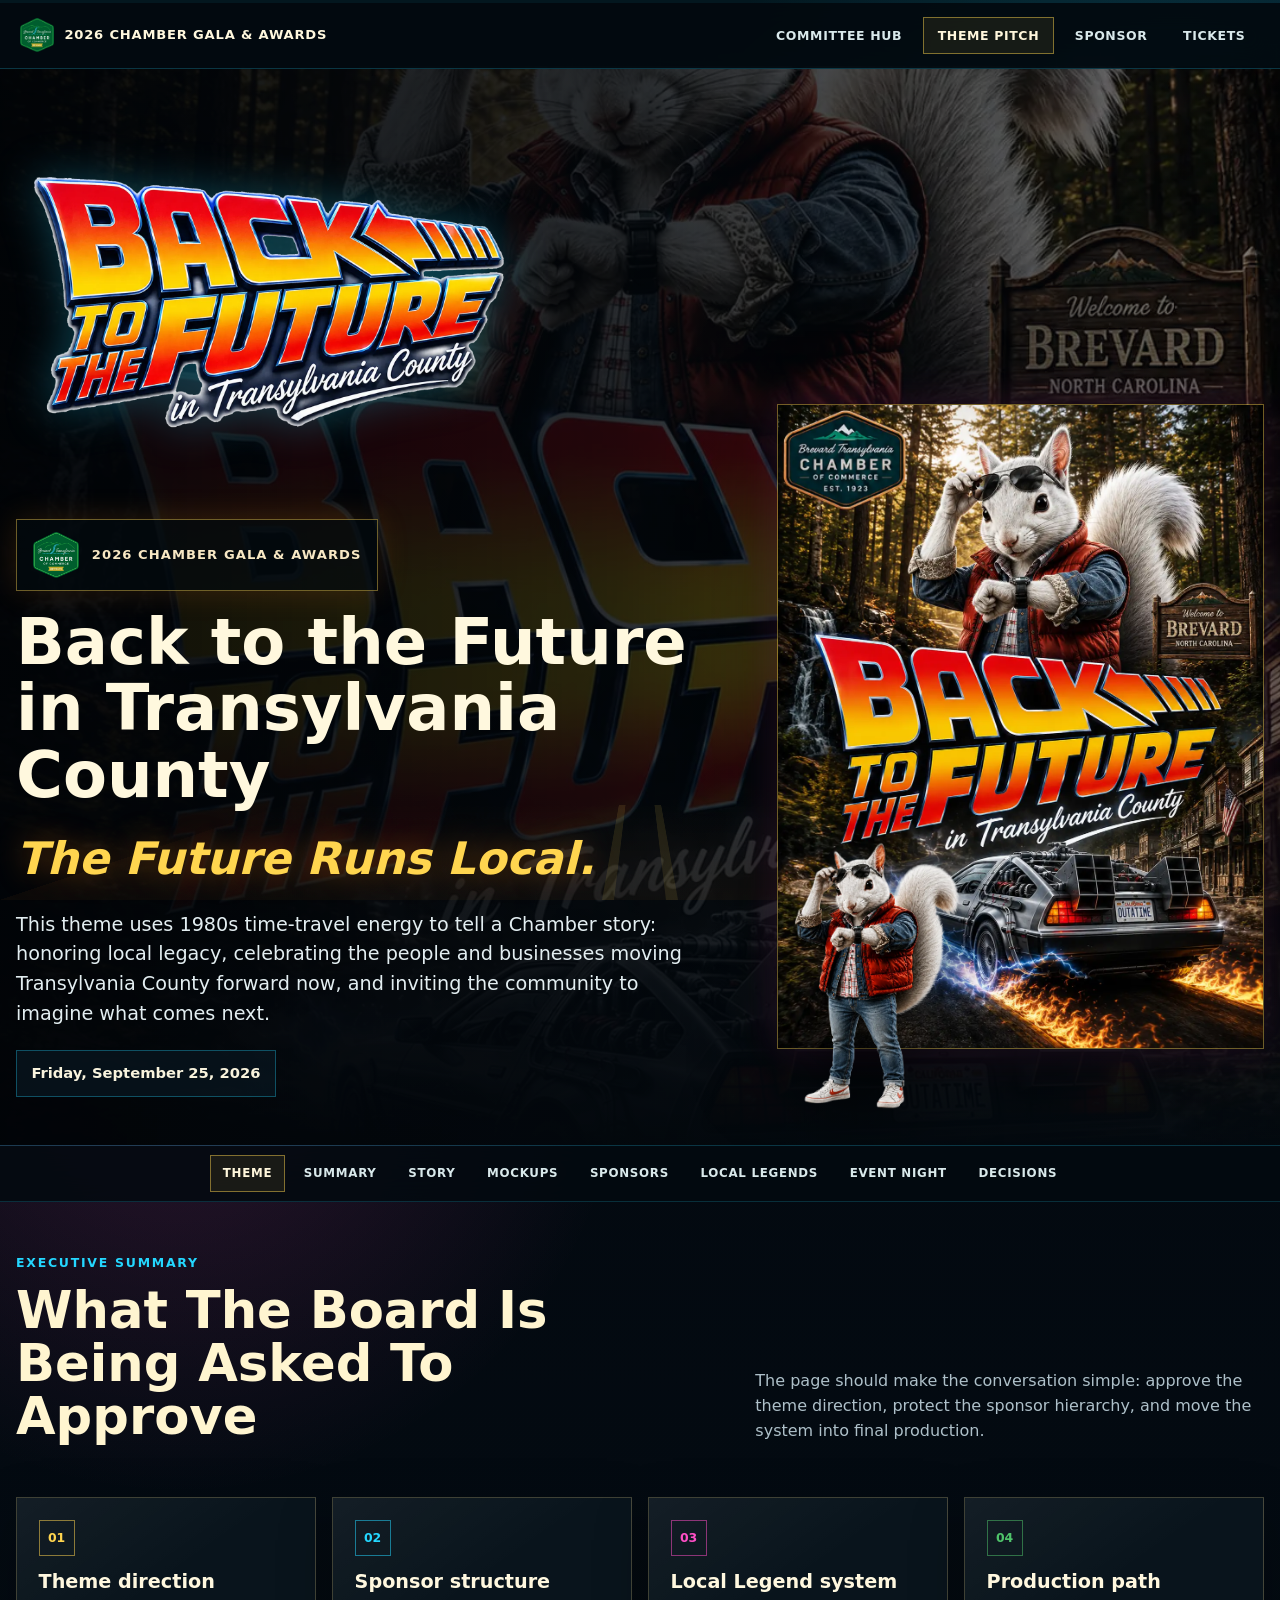
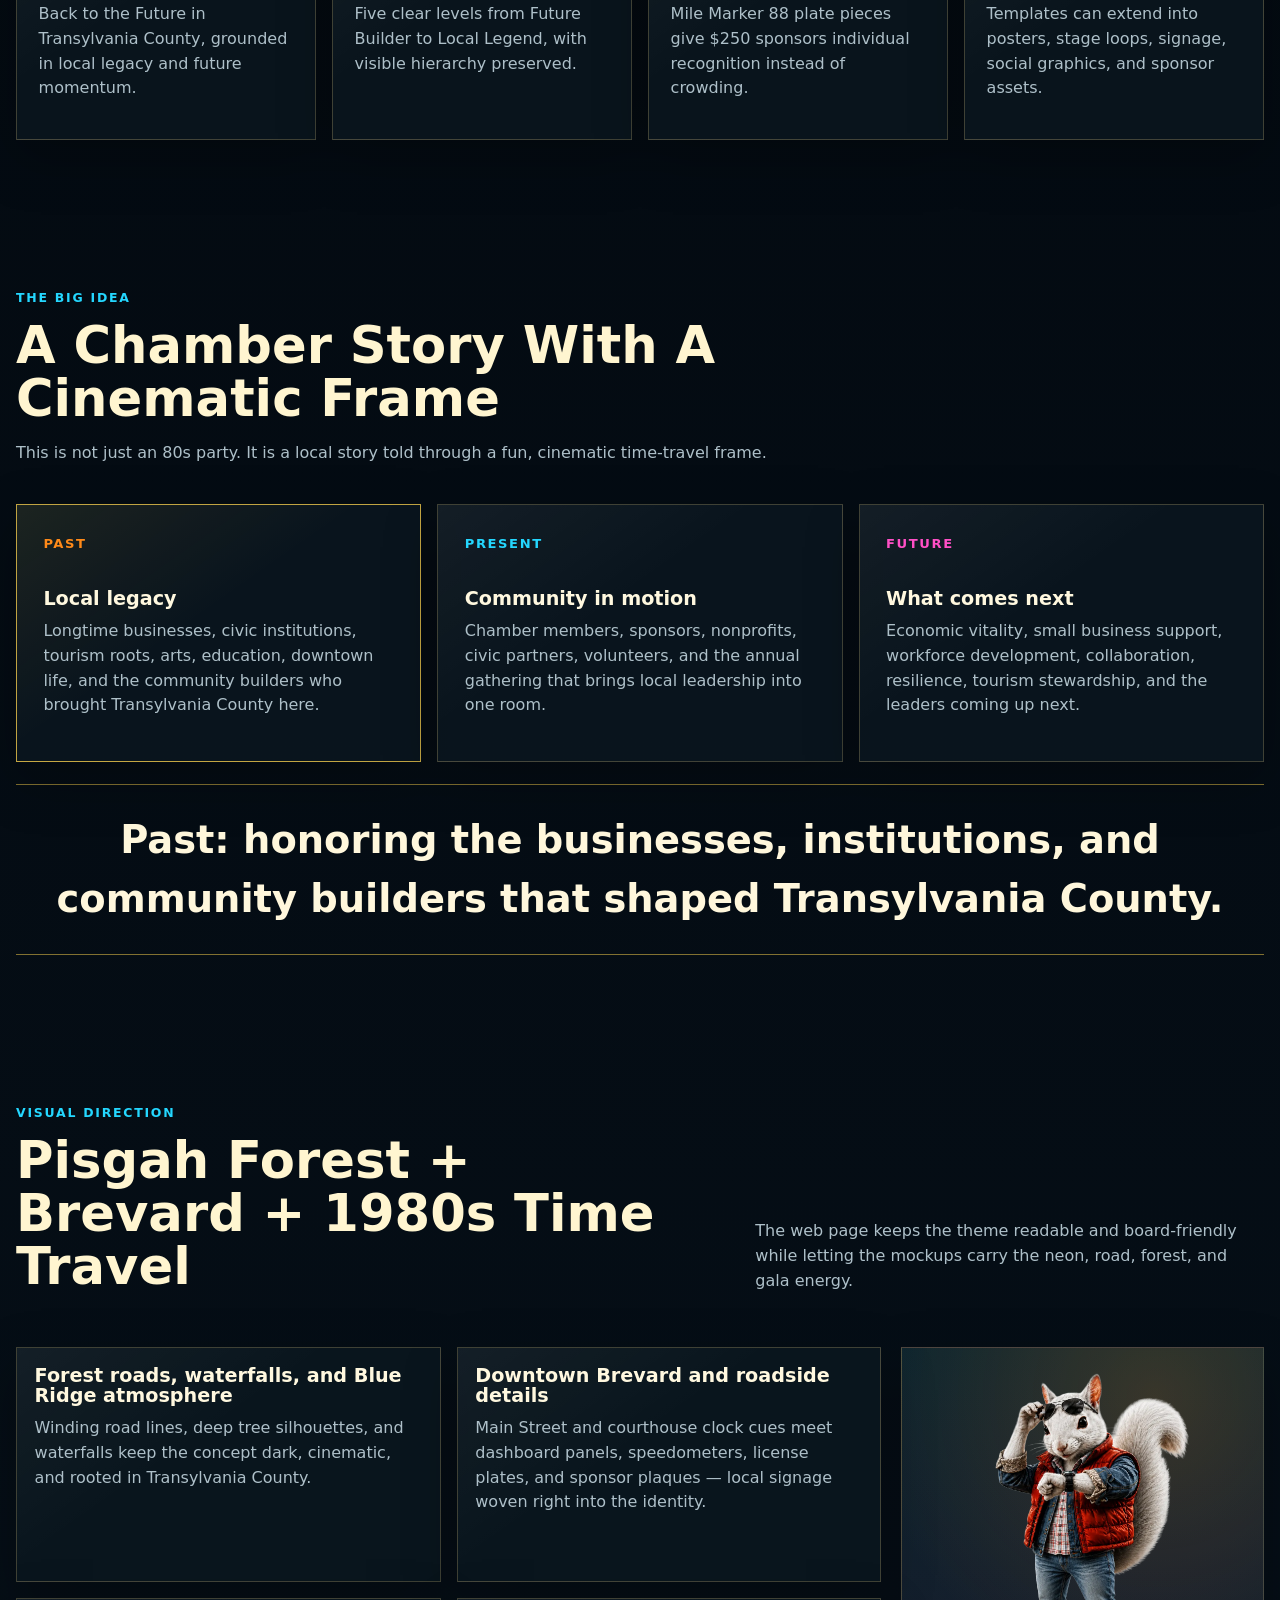
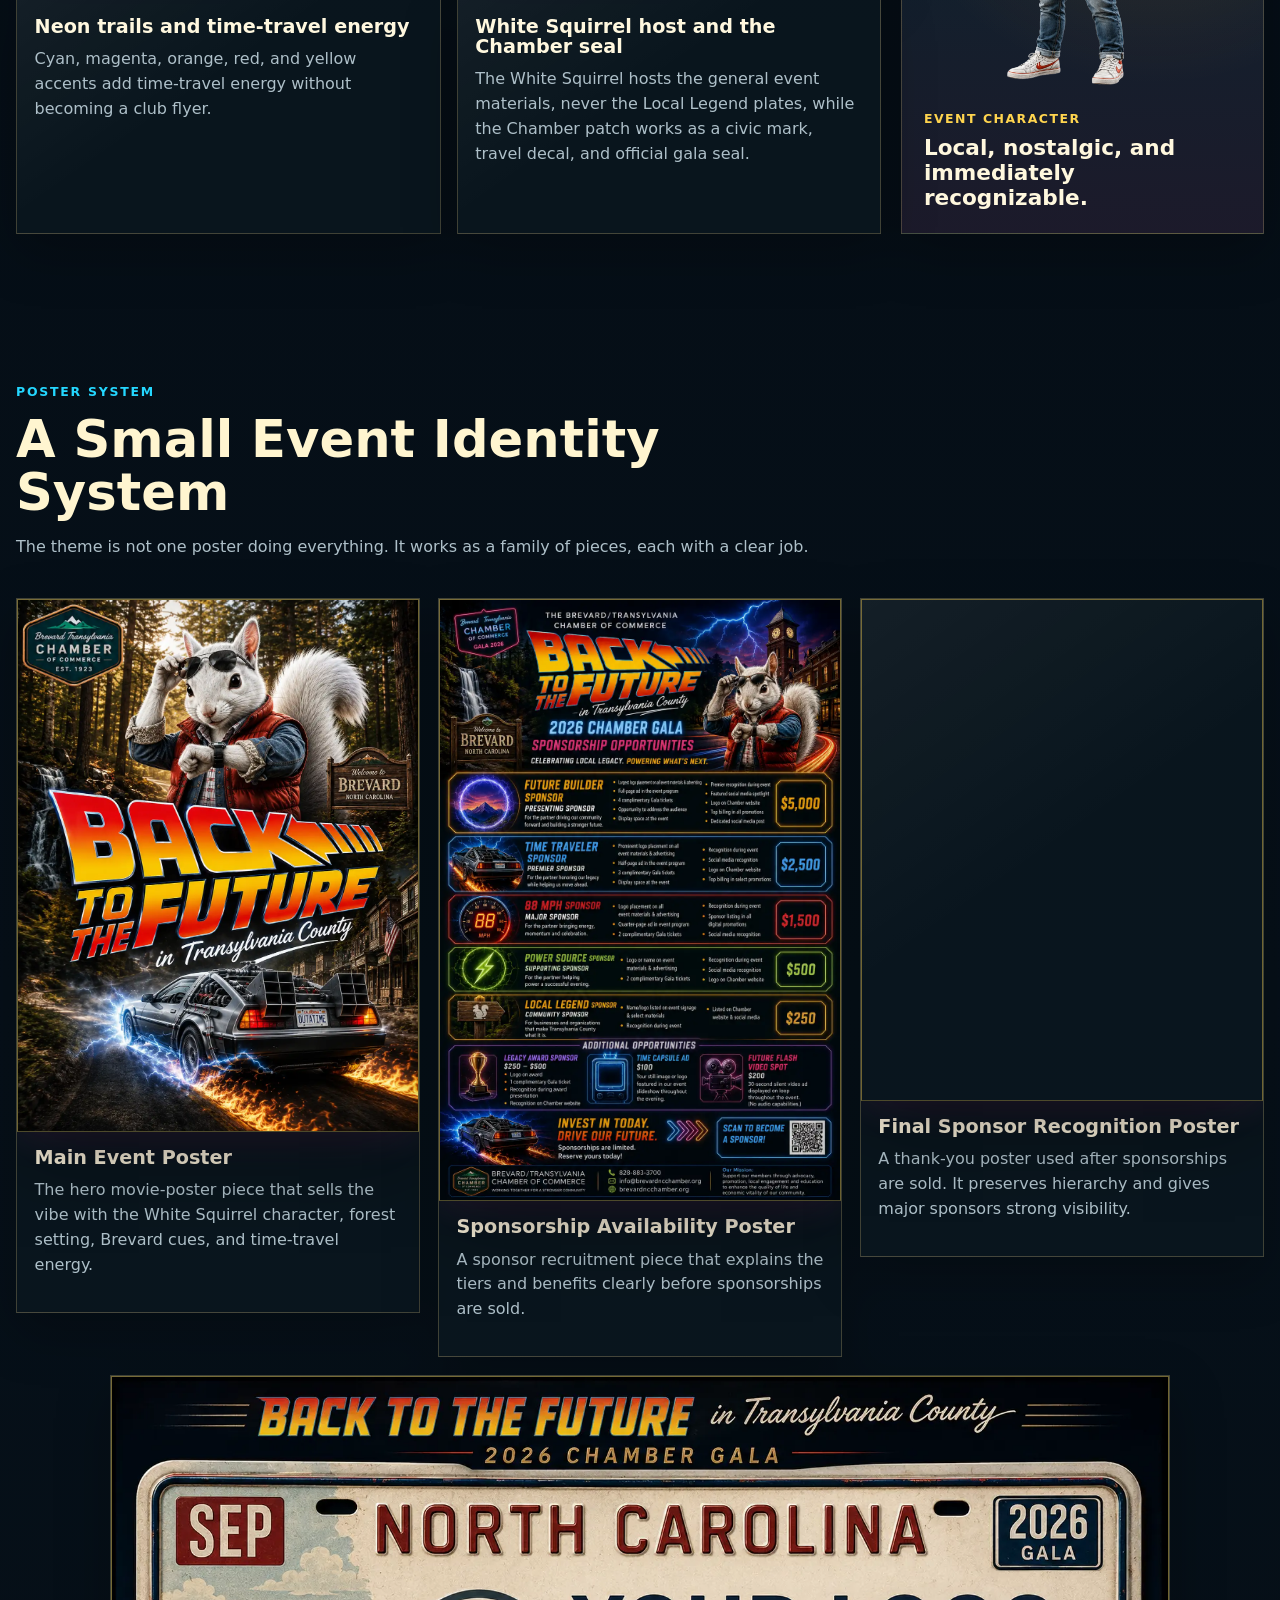
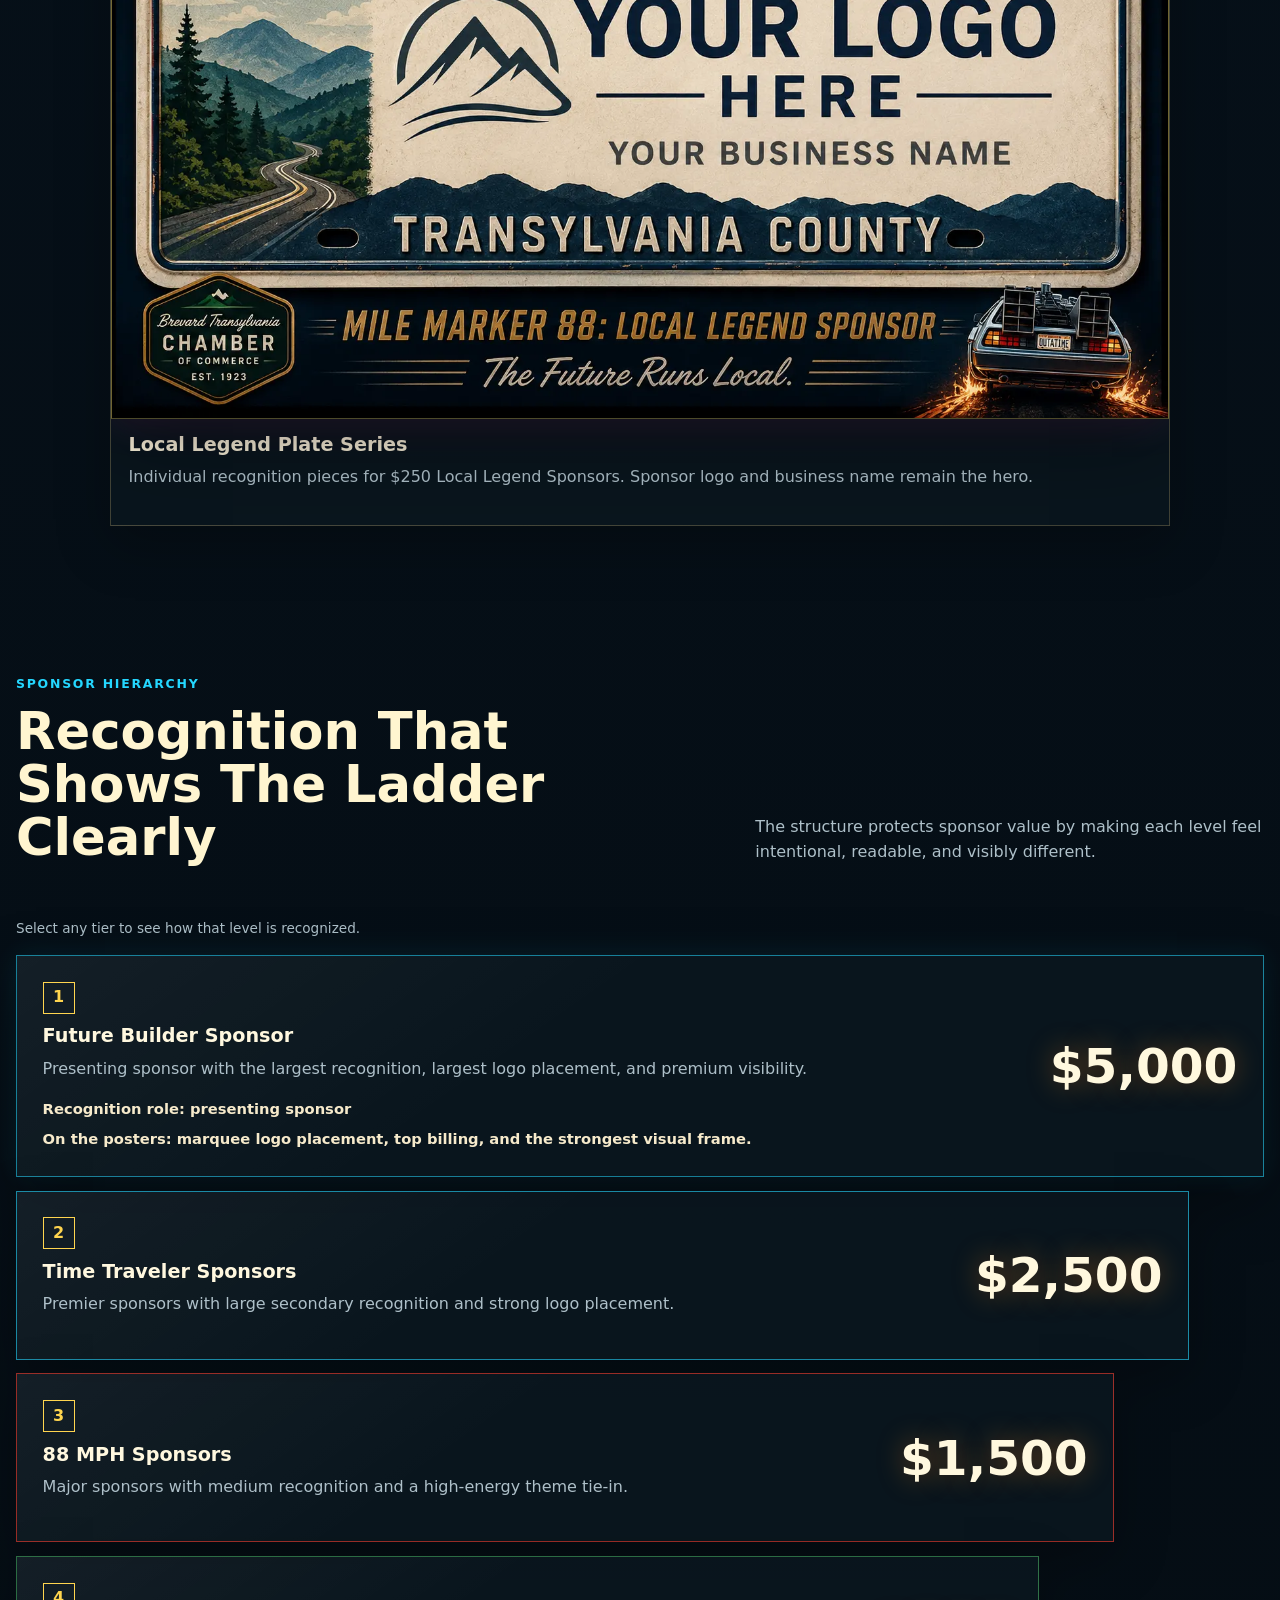
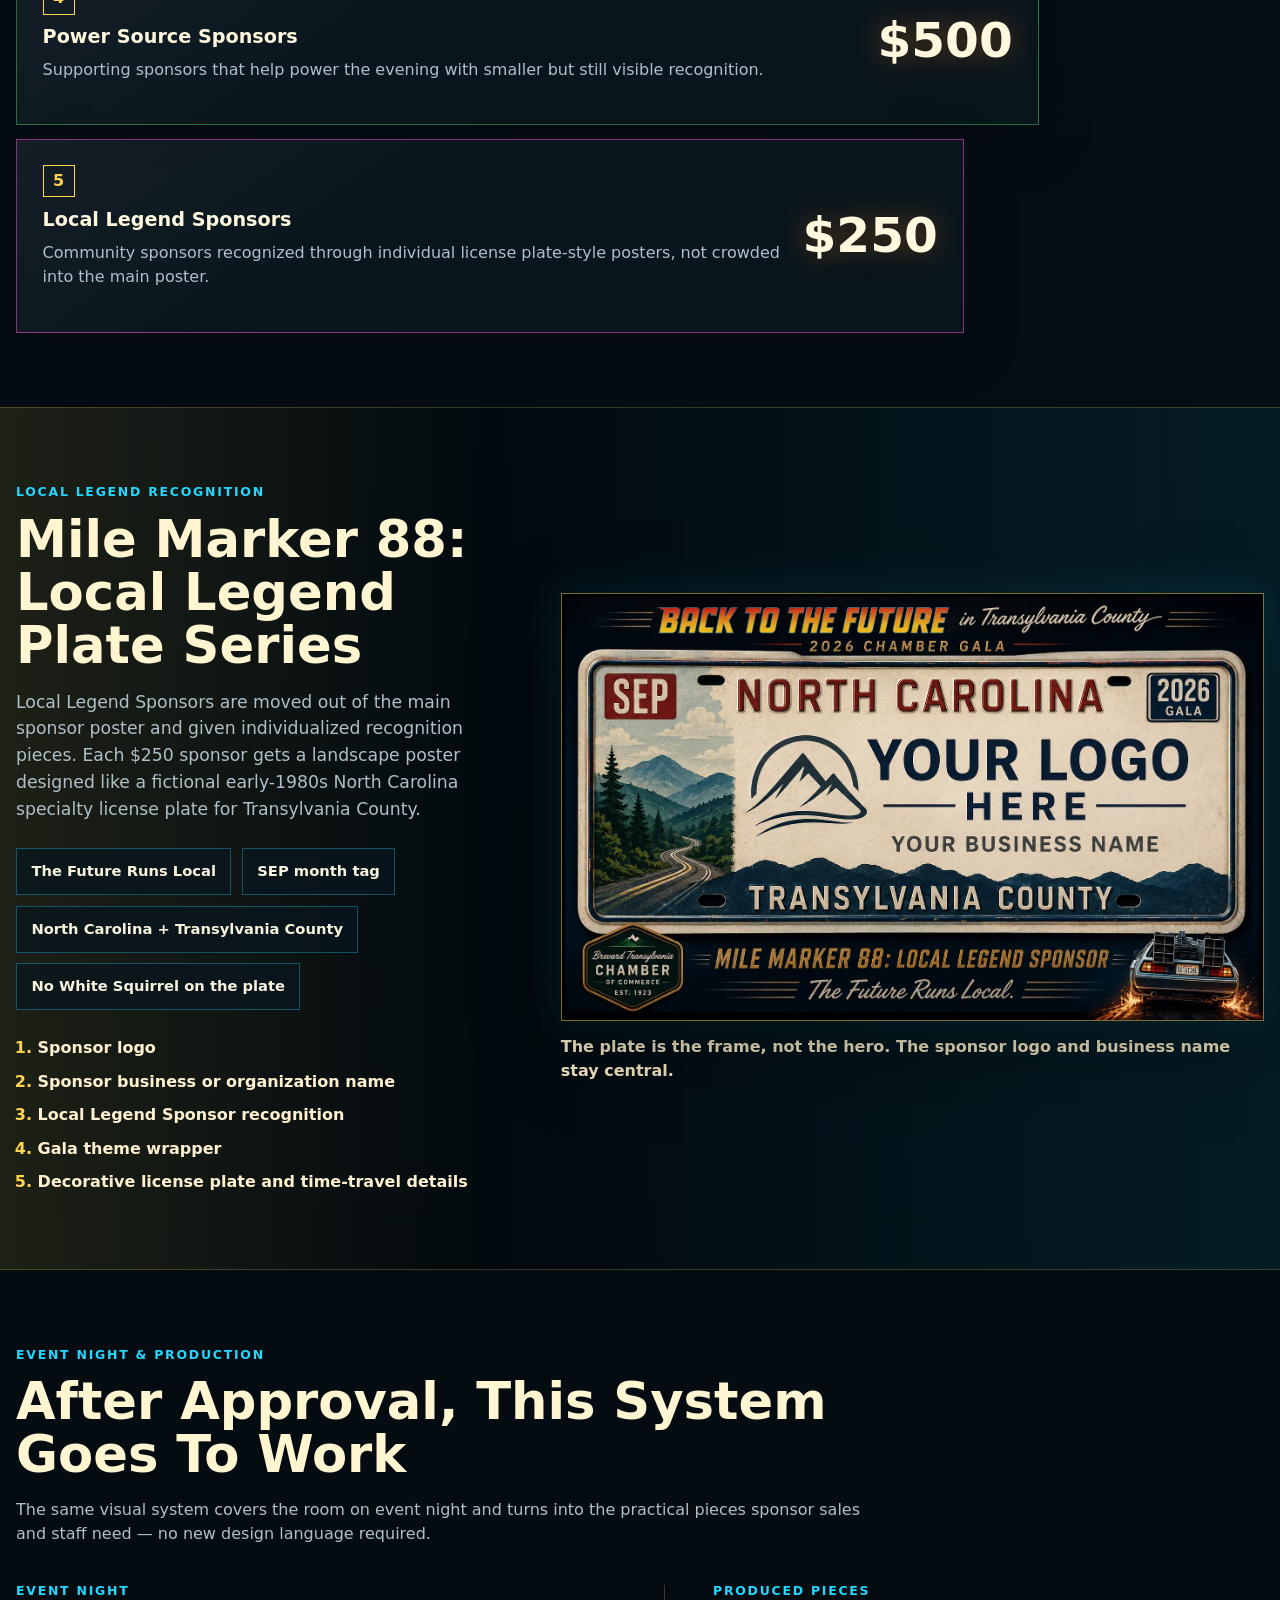
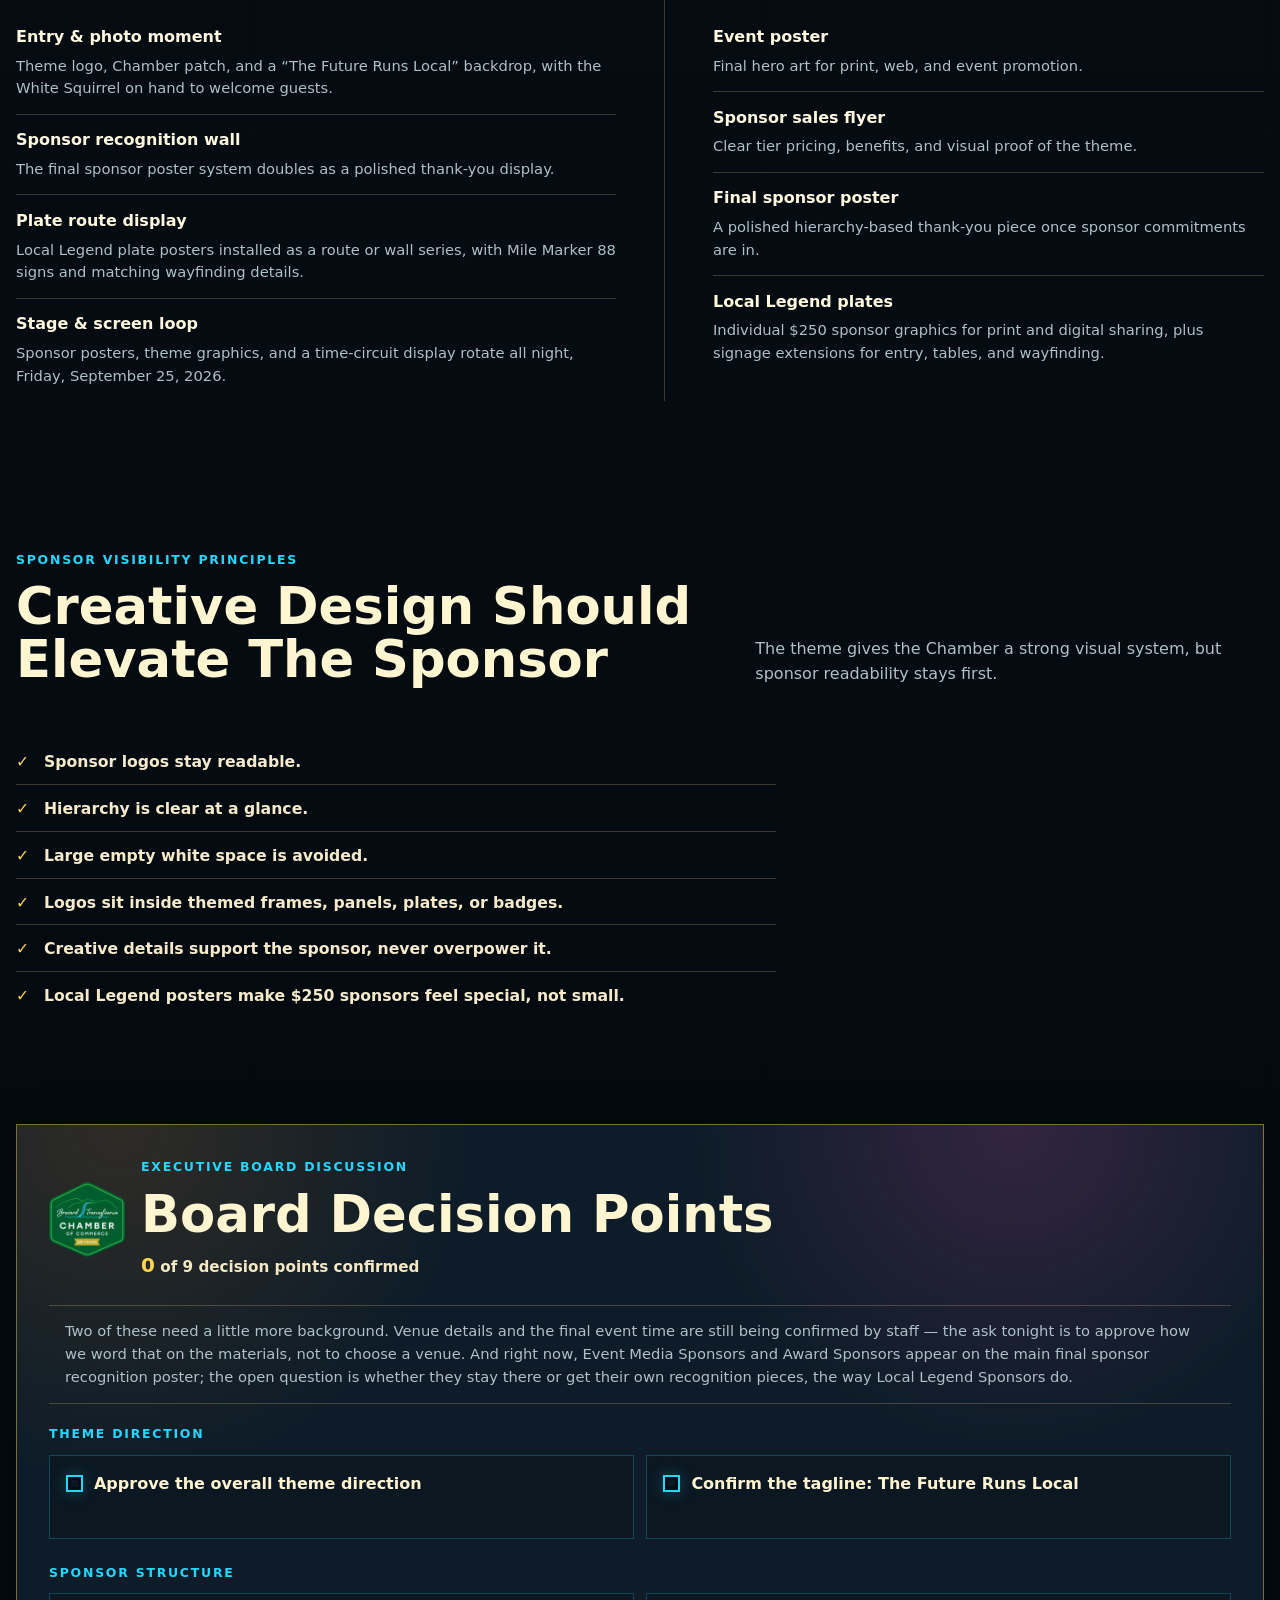
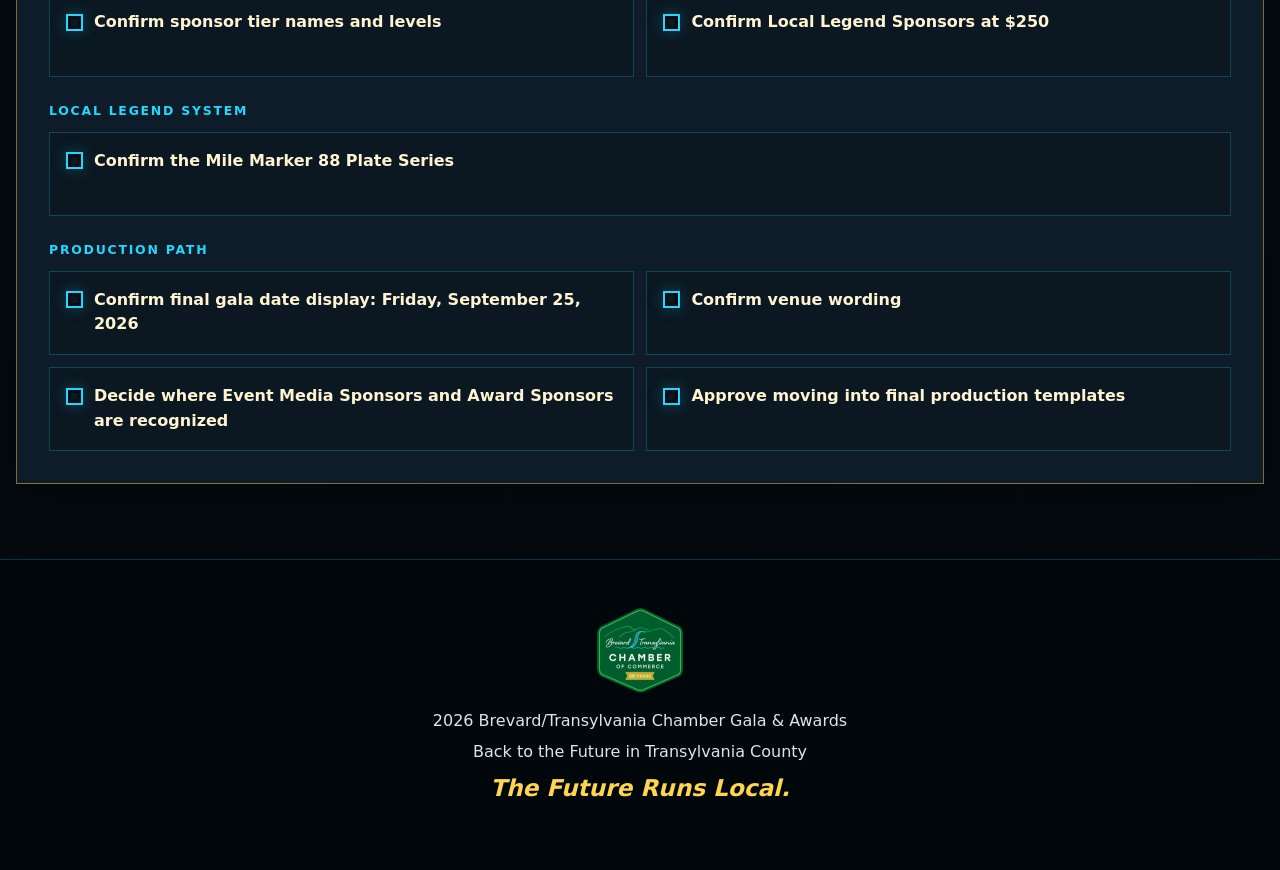
<file: index.html>
<!doctype html>
<html lang="en">
  <head>
    <meta charset="utf-8">
    <meta name="viewport" content="width=device-width, initial-scale=1">
    <title>2026 Chamber Gala Theme Concept</title>
    <meta
      name="description"
      content="Executive Board pitch page for the 2026 Brevard/Transylvania Chamber Gala theme: Back to the Future in Transylvania County."
    >
    <meta name="robots" content="noindex">
    <link rel="canonical" href="https://chfxpro.github.io/chamber-gala-2026/">
    <meta name="theme-color" content="#061019">
    <meta property="og:type" content="website">
    <meta property="og:title" content="2026 Chamber Gala Theme Concept">
    <meta property="og:description" content="Back to the Future in Transylvania County — the 2026 Brevard/Transylvania Chamber Gala theme concept. The Future Runs Local.">
    <meta property="og:url" content="https://chfxpro.github.io/chamber-gala-2026/">
    <meta property="og:image" content="https://chfxpro.github.io/chamber-gala-2026/theme/og_image.jpg">
    <meta name="twitter:card" content="summary_large_image">
    <meta name="twitter:title" content="2026 Chamber Gala Theme Concept">
    <meta name="twitter:image" content="https://chfxpro.github.io/chamber-gala-2026/theme/og_image.jpg">
    <link rel="icon" href="elements/favicon.png">
    <link rel="stylesheet" href="styles.css">
    <script src="script.js" defer></script>
  </head>
  <body data-decision-storage="gala2026-board-decisions">
    <div class="page-progress" aria-hidden="true"><span></span></div>
    <header class="public-topbar">
      <a class="public-topbar__brand" href="index.html" aria-current="page">
        <img src="elements/chamber_logo_small.png" alt="Brevard Transylvania Chamber of Commerce logo">
        <span>2026 Chamber Gala &amp; Awards</span>
      </a>
      <nav class="public-topbar__links" aria-label="Gala pages">
        <a href="committee.html">Committee Hub</a>
        <a href="index.html" aria-current="page">Theme Pitch</a>
        <a href="sponsors.html">Sponsor</a>
        <a href="tickets.html">Tickets</a>
      </nav>
    </header>

    <header class="hero" id="top">
      <div class="hero__backdrop" aria-hidden="true"></div>
      <div class="hero__content">
        <div class="hero__copy">
          <img
            class="brand-logo"
            src="elements/back_to_the_future_tc.webp"
            alt="Back to the Future in Transylvania County theme logo"
            width="1448"
            height="1086"
          >
          <div class="event-seal">
            <img src="elements/chamber_logo_small.png" alt="Brevard Transylvania Chamber of Commerce logo">
            <span>2026 Chamber Gala &amp; Awards</span>
          </div>
          <h1>Back to the Future in Transylvania County</h1>
          <p class="tagline">The Future Runs Local.</p>
          <p class="intro">
            This theme uses 1980s time-travel energy to tell a Chamber story: honoring local legacy,
            celebrating the people and businesses moving Transylvania County forward now, and inviting
            the community to imagine what comes next.
          </p>
          <div class="hero__facts" aria-label="Key event facts">
            <span>Friday, September 25, 2026</span>
          </div>
        </div>
        <div class="hero__media">
          <button
            class="mockup-trigger hero__poster-trigger"
            type="button"
            data-lightbox-src="theme/btf_trans_main_poster.webp"
            data-lightbox-title="Main Event Poster"
            data-lightbox-caption="Review focus: the core theme, local setting, White Squirrel host, and gala energy."
            aria-label="Open Main Event Poster mockup full screen"
          >
            <img
              class="hero__poster"
              src="theme/btf_trans_main_poster.webp"
              alt="Main event poster concept with a White Squirrel host, forest road, Brevard sign, and neon time-travel car"
              width="1122"
              height="1489"
            >
            <span class="mockup-trigger__label">View full mockup</span>
          </button>
          <img
            class="hero__squirrel"
            src="elements/squirrel_narty.webp"
            alt="White Squirrel character wearing sunglasses and a red vest"
            decoding="async"
            width="1254"
            height="1254"
          >
        </div>
      </div>
    </header>

    <nav class="section-nav" aria-label="Presentation sections">
      <a href="#top">Theme</a>
      <a href="#board-ask">Summary</a>
      <a href="#big-idea">Story</a>
      <a href="#poster-system">Mockups</a>
      <a href="#sponsor-hierarchy">Sponsors</a>
      <a href="#plate-series">Local Legends</a>
      <a href="#event-atmosphere">Event Night</a>
      <a href="#decision-points">Decisions</a>
    </nav>

    <main>
      <section class="section executive-summary" aria-labelledby="board-ask">
        <div class="section__header section__header--split">
          <div>
            <p class="section__label">Executive Summary</p>
            <h2 id="board-ask">What The Board Is Being Asked To Approve</h2>
          </div>
          <p>
            The page should make the conversation simple: approve the theme direction, protect the
            sponsor hierarchy, and move the system into final production.
          </p>
        </div>
        <div class="summary-grid">
          <article>
            <span>01</span>
            <h3>Theme direction</h3>
            <p>Back to the Future in Transylvania County, grounded in local legacy and future momentum.</p>
          </article>
          <article>
            <span>02</span>
            <h3>Sponsor structure</h3>
            <p>Five clear levels from Future Builder to Local Legend, with visible hierarchy preserved.</p>
          </article>
          <article>
            <span>03</span>
            <h3>Local Legend system</h3>
            <p>Mile Marker 88 plate pieces give $250 sponsors individual recognition instead of crowding.</p>
          </article>
          <article>
            <span>04</span>
            <h3>Production path</h3>
            <p>Templates can extend into posters, stage loops, signage, social graphics, and sponsor assets.</p>
          </article>
        </div>
      </section>

      <section class="section section--intro" aria-labelledby="big-idea">
        <div class="section__header">
          <p class="section__label">The Big Idea</p>
          <h2 id="big-idea">A Chamber Story With A Cinematic Frame</h2>
          <p>
            This is not just an 80s party. It is a local story told through a fun, cinematic
            time-travel frame.
          </p>
        </div>
        <div class="time-grid">
          <article class="time-card">
            <span class="time-card__marker">Past</span>
            <h3>Local legacy</h3>
            <p>
              Longtime businesses, civic institutions, tourism roots, arts, education, downtown life,
              and the community builders who brought Transylvania County here.
            </p>
          </article>
          <article class="time-card">
            <span class="time-card__marker">Present</span>
            <h3>Community in motion</h3>
            <p>
              Chamber members, sponsors, nonprofits, civic partners, volunteers, and the annual
              gathering that brings local leadership into one room.
            </p>
          </article>
          <article class="time-card">
            <span class="time-card__marker">Future</span>
            <h3>What comes next</h3>
            <p>
              Economic vitality, small business support, workforce development, collaboration,
              resilience, tourism stewardship, and the leaders coming up next.
            </p>
          </article>
        </div>
        <p class="statement" aria-live="polite">Celebrating local legacy. Powering what&rsquo;s next.</p>
      </section>

      <section class="section visual-system" aria-labelledby="visual-direction">
        <div class="section__header section__header--split">
          <div>
            <p class="section__label">Visual Direction</p>
            <h2 id="visual-direction">Pisgah Forest + Brevard + 1980s Time Travel</h2>
          </div>
          <p>
            The web page keeps the theme readable and board-friendly while letting the mockups carry
            the neon, road, forest, and gala energy.
          </p>
        </div>
        <div class="visual-layout">
          <div class="visual-list">
            <article>
              <h3>Forest roads, waterfalls, and Blue Ridge atmosphere</h3>
              <p>Winding road lines, deep tree silhouettes, and waterfalls keep the concept dark, cinematic, and rooted in Transylvania County.</p>
            </article>
            <article>
              <h3>Downtown Brevard and roadside details</h3>
              <p>Main Street and courthouse clock cues meet dashboard panels, speedometers, license plates, and sponsor plaques &mdash; local signage woven right into the identity.</p>
            </article>
            <article>
              <h3>Neon trails and time-travel energy</h3>
              <p>Cyan, magenta, orange, red, and yellow accents add time-travel energy without becoming a club flyer.</p>
            </article>
            <article>
              <h3>White Squirrel host and the Chamber seal</h3>
              <p>The White Squirrel hosts the general event materials, never the Local Legend plates, while the Chamber patch works as a civic mark, travel decal, and official gala seal.</p>
            </article>
          </div>
          <div class="visual-feature">
            <img
              src="elements/squirrel_narty.webp"
              alt="White Squirrel character used as the event host in the main poster system"
              loading="lazy"
              decoding="async"
              width="1254"
              height="1254"
            >
            <div>
              <span>Event Character</span>
              <strong>Local, nostalgic, and immediately recognizable.</strong>
            </div>
          </div>
        </div>
      </section>

      <section class="section poster-system" aria-labelledby="poster-system">
        <div class="section__header">
          <p class="section__label">Poster System</p>
          <h2 id="poster-system">A Small Event Identity System</h2>
          <p>
            The theme is not one poster doing everything. It works as a family of pieces, each with a
            clear job.
          </p>
        </div>
        <div class="poster-grid">
          <article class="poster-card poster-card--large">
            <button
              class="mockup-trigger"
              type="button"
              data-lightbox-src="theme/btf_trans_main_poster.webp"
              data-lightbox-title="Main Event Poster"
              data-lightbox-caption="Review focus: the core theme, local setting, White Squirrel host, and gala energy."
              aria-label="Open Main Event Poster mockup full screen"
            >
              <img
                src="theme/btf_trans_main_poster.webp"
                alt="Main event poster concept for Back to the Future in Transylvania County"
                width="1122"
                height="1489"
                loading="lazy"
                decoding="async"
              >
              <span class="mockup-trigger__label">View full mockup</span>
            </button>
            <div class="poster-card__copy">
              <h3>Main Event Poster</h3>
              <p>
                The hero movie-poster piece that sells the vibe with the White Squirrel character,
                forest setting, Brevard cues, and time-travel energy.
              </p>
            </div>
          </article>
          <article class="poster-card">
            <button
              class="mockup-trigger"
              type="button"
              data-lightbox-src="theme/btf_transsponsorship_availability_poster.webp"
              data-lightbox-title="Sponsorship Availability Poster"
              data-lightbox-caption="Review focus: whether sponsor tiers and benefits are easy to understand before sales begin."
              aria-label="Open Sponsorship Availability Poster mockup full screen"
            >
              <img
                src="theme/btf_transsponsorship_availability_poster.webp"
                alt="Sponsorship availability poster concept showing tier benefits and prices"
                width="1024"
                height="1536"
                loading="lazy"
                decoding="async"
              >
              <span class="mockup-trigger__label">View full mockup</span>
            </button>
            <div class="poster-card__copy">
              <h3>Sponsorship Availability Poster</h3>
              <p>
                A sponsor recruitment piece that explains the tiers and benefits clearly before
                sponsorships are sold.
              </p>
            </div>
          </article>
          <article class="poster-card">
            <button
              class="mockup-trigger"
              type="button"
              data-lightbox-src="theme/btf_trans_sponsorship_poster.webp"
              data-lightbox-title="Final Sponsor Recognition Poster"
              data-lightbox-caption="Review focus: whether sponsor hierarchy is clear after sponsorships are sold."
              aria-label="Open Final Sponsor Recognition Poster mockup full screen"
            >
              <img
                src="theme/btf_trans_sponsorship_poster.webp"
                alt="Final sponsor recognition poster concept with tiered sponsor logo areas"
                width="1122"
                height="1402"
                loading="lazy"
                decoding="async"
              >
              <span class="mockup-trigger__label">View full mockup</span>
            </button>
            <div class="poster-card__copy">
              <h3>Final Sponsor Recognition Poster</h3>
              <p>
                A thank-you poster used after sponsorships are sold. It preserves hierarchy and gives
                major sponsors strong visibility.
              </p>
            </div>
          </article>
          <article class="poster-card poster-card--wide">
            <button
              class="mockup-trigger"
              type="button"
              data-lightbox-src="theme/local_legends_plate_design.webp"
              data-lightbox-title="Local Legend Plate Series"
              data-lightbox-caption="Review focus: whether the plate frame supports the sponsor logo and business name."
              aria-label="Open Local Legend Plate Series mockup full screen"
            >
              <img
                src="theme/local_legends_plate_design.webp"
                alt="Local Legend license plate-style poster concept with sponsor logo placement"
                width="1609"
                height="977"
                loading="lazy"
                decoding="async"
              >
              <span class="mockup-trigger__label">View full mockup</span>
            </button>
            <div class="poster-card__copy">
              <h3>Local Legend Plate Series</h3>
              <p>
                Individual recognition pieces for $250 Local Legend Sponsors. Sponsor logo and
                business name remain the hero.
              </p>
            </div>
          </article>
        </div>
      </section>

      <section class="section sponsor-section" aria-labelledby="sponsor-hierarchy">
        <div class="section__header section__header--split">
          <div>
            <p class="section__label">Sponsor Hierarchy</p>
            <h2 id="sponsor-hierarchy">Recognition That Shows The Ladder Clearly</h2>
          </div>
          <p>
            The structure protects sponsor value by making each level feel intentional, readable,
            and visibly different.
          </p>
        </div>
        <p class="tier-hint">Select any tier to see how that level is recognized.</p>
        <div class="tier-ladder" aria-label="Sponsor tier hierarchy">
          <article class="tier tier--one" tabindex="0">
            <div>
              <span class="tier__rank">1</span>
              <h3>Future Builder Sponsor</h3>
              <p>Presenting sponsor with the largest recognition, largest logo placement, and premium visibility.</p>
              <div class="tier__detail">
                <span>Recognition role: presenting sponsor</span>
                <span>On the posters: marquee logo placement, top billing, and the strongest visual frame.</span>
              </div>
            </div>
            <strong>$5,000</strong>
          </article>
          <article class="tier tier--two" tabindex="0">
            <div>
              <span class="tier__rank">2</span>
              <h3>Time Traveler Sponsors</h3>
              <p>Premier sponsors with large secondary recognition and strong logo placement.</p>
              <div class="tier__detail">
                <span>Recognition role: premier sponsor group</span>
                <span>On the posters: large secondary panels that still feel premium and separated.</span>
              </div>
            </div>
            <strong>$2,500</strong>
          </article>
          <article class="tier tier--three" tabindex="0">
            <div>
              <span class="tier__rank">3</span>
              <h3>88 MPH Sponsors</h3>
              <p>Major sponsors with medium recognition and a high-energy theme tie-in.</p>
              <div class="tier__detail">
                <span>Recognition role: major supporting sponsors</span>
                <span>On the posters: grouped speedometer, route marker, or neon trail treatment.</span>
              </div>
            </div>
            <strong>$1,500</strong>
          </article>
          <article class="tier tier--four" tabindex="0">
            <div>
              <span class="tier__rank">4</span>
              <h3>Power Source Sponsors</h3>
              <p>Supporting sponsors that help power the evening with smaller but still visible recognition.</p>
              <div class="tier__detail">
                <span>Recognition role: visible supporting sponsors</span>
                <span>On the posters: clean energy-cell, dashboard, or power-panel grouping.</span>
              </div>
            </div>
            <strong>$500</strong>
          </article>
          <article class="tier tier--five" tabindex="0">
            <div>
              <span class="tier__rank">5</span>
              <h3>Local Legend Sponsors</h3>
              <p>
                Community sponsors recognized through individual license plate-style posters, not
                crowded into the main poster.
              </p>
              <div class="tier__detail">
                <span>Recognition role: individual local recognition</span>
                <span>On the posters: separate landscape plate poster where the sponsor remains the hero.</span>
              </div>
            </div>
            <strong>$250</strong>
          </article>
        </div>
      </section>

      <section class="section plate-section" aria-labelledby="plate-series">
        <div class="plate-layout">
          <div class="plate-copy">
            <p class="section__label">Local Legend Recognition</p>
            <h2 id="plate-series">Mile Marker 88: Local Legend Plate Series</h2>
            <p>
              Local Legend Sponsors are moved out of the main sponsor poster and given individualized
              recognition pieces. Each $250 sponsor gets a landscape poster designed like a fictional
              early-1980s North Carolina specialty license plate for Transylvania County.
            </p>
            <div class="plate-points">
              <span>The Future Runs Local</span>
              <span>SEP month tag</span>
              <span>North Carolina + Transylvania County</span>
              <span>No White Squirrel on the plate</span>
            </div>
            <ol class="priority-list" aria-label="Local Legend plate hierarchy">
              <li>Sponsor logo</li>
              <li>Sponsor business or organization name</li>
              <li>Local Legend Sponsor recognition</li>
              <li>Gala theme wrapper</li>
              <li>Decorative license plate and time-travel details</li>
            </ol>
          </div>
          <figure class="plate-media">
            <button
              class="mockup-trigger"
              type="button"
              data-lightbox-src="theme/local_legends_plate_design.webp"
              data-lightbox-title="Mile Marker 88: Local Legend Plate Series"
              data-lightbox-caption="Review focus: the plate is the frame, not the hero. The sponsor logo and business name stay central."
              aria-label="Open Mile Marker 88 Local Legend plate mockup full screen"
            >
              <img
                src="theme/local_legends_plate_design.webp"
                alt="Mile Marker 88 Local Legend plate poster concept showing a large sponsor logo area on a vintage North Carolina plate"
                width="1609"
                height="977"
                loading="lazy"
                decoding="async"
              >
              <span class="mockup-trigger__label">View full mockup</span>
            </button>
            <figcaption>
              The plate is the frame, not the hero. The sponsor logo and business name stay central.
            </figcaption>
          </figure>
        </div>
      </section>

      <section class="section stage-section" aria-labelledby="event-atmosphere">
        <div class="section__header">
          <p class="section__label">Event Night &amp; Production</p>
          <h2 id="event-atmosphere">After Approval, This System Goes To Work</h2>
          <p>
            The same visual system covers the room on event night and turns into the practical
            pieces sponsor sales and staff need &mdash; no new design language required.
          </p>
        </div>
        <div class="stage-columns">
          <div class="stage-column">
            <h3 class="stage-column__title">Event night</h3>
            <ul class="stage-list">
              <li>
                <h4>Entry &amp; photo moment</h4>
                <p>Theme logo, Chamber patch, and a &ldquo;The Future Runs Local&rdquo; backdrop, with the White Squirrel on hand to welcome guests.</p>
              </li>
              <li>
                <h4>Sponsor recognition wall</h4>
                <p>The final sponsor poster system doubles as a polished thank-you display.</p>
              </li>
              <li>
                <h4>Plate route display</h4>
                <p>Local Legend plate posters installed as a route or wall series, with Mile Marker 88 signs and matching wayfinding details.</p>
              </li>
              <li>
                <h4>Stage &amp; screen loop</h4>
                <p>Sponsor posters, theme graphics, and a time-circuit display rotate all night, Friday, September 25, 2026.</p>
              </li>
            </ul>
          </div>
          <div class="stage-column">
            <h3 class="stage-column__title">Produced pieces</h3>
            <ul class="stage-list">
              <li>
                <h4>Event poster</h4>
                <p>Final hero art for print, web, and event promotion.</p>
              </li>
              <li>
                <h4>Sponsor sales flyer</h4>
                <p>Clear tier pricing, benefits, and visual proof of the theme.</p>
              </li>
              <li>
                <h4>Final sponsor poster</h4>
                <p>A polished hierarchy-based thank-you piece once sponsor commitments are in.</p>
              </li>
              <li>
                <h4>Local Legend plates</h4>
                <p>Individual $250 sponsor graphics for print and digital sharing, plus signage extensions for entry, tables, and wayfinding.</p>
              </li>
            </ul>
          </div>
        </div>
      </section>

      <section class="section principles" aria-labelledby="visibility-principles">
        <div class="section__header section__header--split">
          <div>
            <p class="section__label">Sponsor Visibility Principles</p>
            <h2 id="visibility-principles">Creative Design Should Elevate The Sponsor</h2>
          </div>
          <p>
            The theme gives the Chamber a strong visual system, but sponsor readability stays first.
          </p>
        </div>
        <ul class="principle-list">
          <li>Sponsor logos stay readable.</li>
          <li>Hierarchy is clear at a glance.</li>
          <li>Large empty white space is avoided.</li>
          <li>Logos sit inside themed frames, panels, plates, or badges.</li>
          <li>Creative details support the sponsor, never overpower it.</li>
          <li>Local Legend posters make $250 sponsors feel special, not small.</li>
        </ul>
      </section>

      <section class="section decision-section" aria-labelledby="decision-points">
        <div class="decision-panel">
          <div class="decision-panel__header">
            <img src="elements/chamber_logo_small.png" alt="Brevard Transylvania Chamber of Commerce logo">
            <div>
              <p class="section__label">Executive Board Discussion</p>
              <h2 id="decision-points">Board Decision Points</h2>
              <p class="decision-progress">
                <strong data-decision-count>0</strong> of <span data-decision-total>9</span> decision points confirmed
              </p>
            </div>
          </div>
          <div class="decision-note">
            <p>
              Two of these need a little more background. Venue details and the final event time are
              still being confirmed by staff &mdash; the ask tonight is to approve how we word that on
              the materials, not to choose a venue. And right now, Event Media Sponsors and Award
              Sponsors appear on the main final sponsor recognition poster; the open question is
              whether they stay there or get their own recognition pieces, the way Local Legend
              Sponsors do.
            </p>
          </div>
          <div class="decision-list">
            <div class="decision-group">
              <h3 class="decision-group__title">Theme direction</h3>
              <div class="decision-group__grid">
                <article tabindex="0" aria-pressed="false"><span aria-hidden="true"></span>Approve the overall theme direction</article>
                <article tabindex="0" aria-pressed="false"><span aria-hidden="true"></span>Confirm the tagline: The Future Runs Local</article>
              </div>
            </div>
            <div class="decision-group">
              <h3 class="decision-group__title">Sponsor structure</h3>
              <div class="decision-group__grid">
                <article tabindex="0" aria-pressed="false"><span aria-hidden="true"></span>Confirm sponsor tier names and levels</article>
                <article tabindex="0" aria-pressed="false"><span aria-hidden="true"></span>Confirm Local Legend Sponsors at $250</article>
              </div>
            </div>
            <div class="decision-group">
              <h3 class="decision-group__title">Local Legend system</h3>
              <div class="decision-group__grid">
                <article tabindex="0" aria-pressed="false"><span aria-hidden="true"></span>Confirm the Mile Marker 88 Plate Series</article>
              </div>
            </div>
            <div class="decision-group">
              <h3 class="decision-group__title">Production path</h3>
              <div class="decision-group__grid">
                <article tabindex="0" aria-pressed="false"><span aria-hidden="true"></span>Confirm final gala date display: Friday, September 25, 2026</article>
                <article tabindex="0" aria-pressed="false"><span aria-hidden="true"></span>Confirm venue wording</article>
                <article tabindex="0" aria-pressed="false"><span aria-hidden="true"></span>Decide where Event Media Sponsors and Award Sponsors are recognized</article>
                <article tabindex="0" aria-pressed="false"><span aria-hidden="true"></span>Approve moving into final production templates</article>
              </div>
            </div>
          </div>
        </div>
      </section>
    </main>

    <footer class="site-footer">
      <img src="elements/chamber_logo_small.png" alt="Brevard Transylvania Chamber of Commerce logo">
      <p>2026 Brevard/Transylvania Chamber Gala &amp; Awards</p>
      <p>Back to the Future in Transylvania County</p>
      <strong>The Future Runs Local.</strong>
    </footer>

    <div class="lightbox" role="dialog" aria-modal="true" aria-labelledby="lightbox-title" hidden>
      <div class="lightbox__backdrop" data-lightbox-close></div>
      <div class="lightbox__panel">
        <div class="lightbox__toolbar">
          <div>
            <p class="section__label">Mockup Preview</p>
            <h2 id="lightbox-title">Mockup Preview</h2>
            <p id="lightbox-caption"></p>
          </div>
          <div class="lightbox__actions">
            <p class="lightbox__counter" aria-live="polite">
              <span data-lightbox-current>1</span> of <span data-lightbox-total>4</span>
            </p>
            <button class="lightbox__close" type="button" data-lightbox-close aria-label="Close mockup preview">Close</button>
          </div>
        </div>
        <div class="lightbox__stage">
          <button class="lightbox__nav lightbox__nav--prev" type="button" data-lightbox-prev aria-label="Previous mockup">Prev</button>
          <img id="lightbox-image" alt="">
          <button class="lightbox__nav lightbox__nav--next" type="button" data-lightbox-next aria-label="Next mockup">Next</button>
        </div>
      </div>
    </div>
  </body>
</html>
</file>
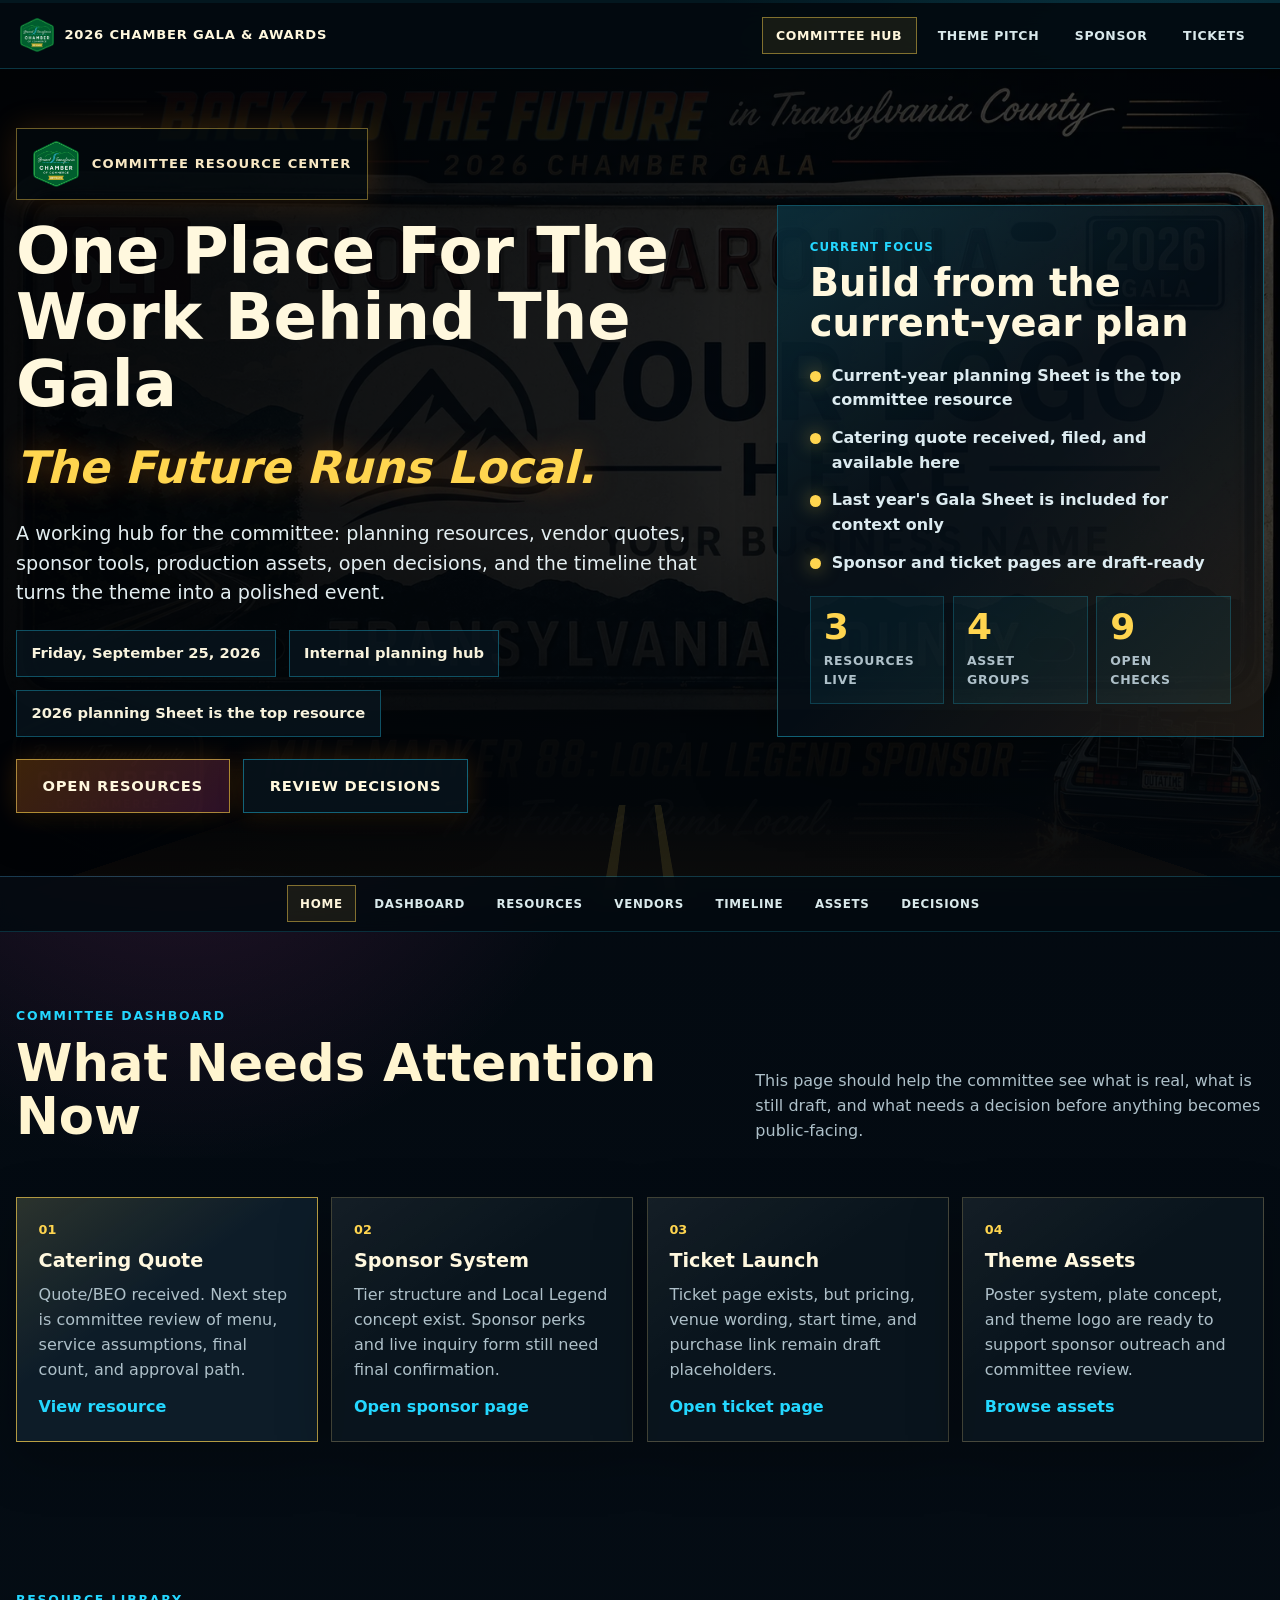
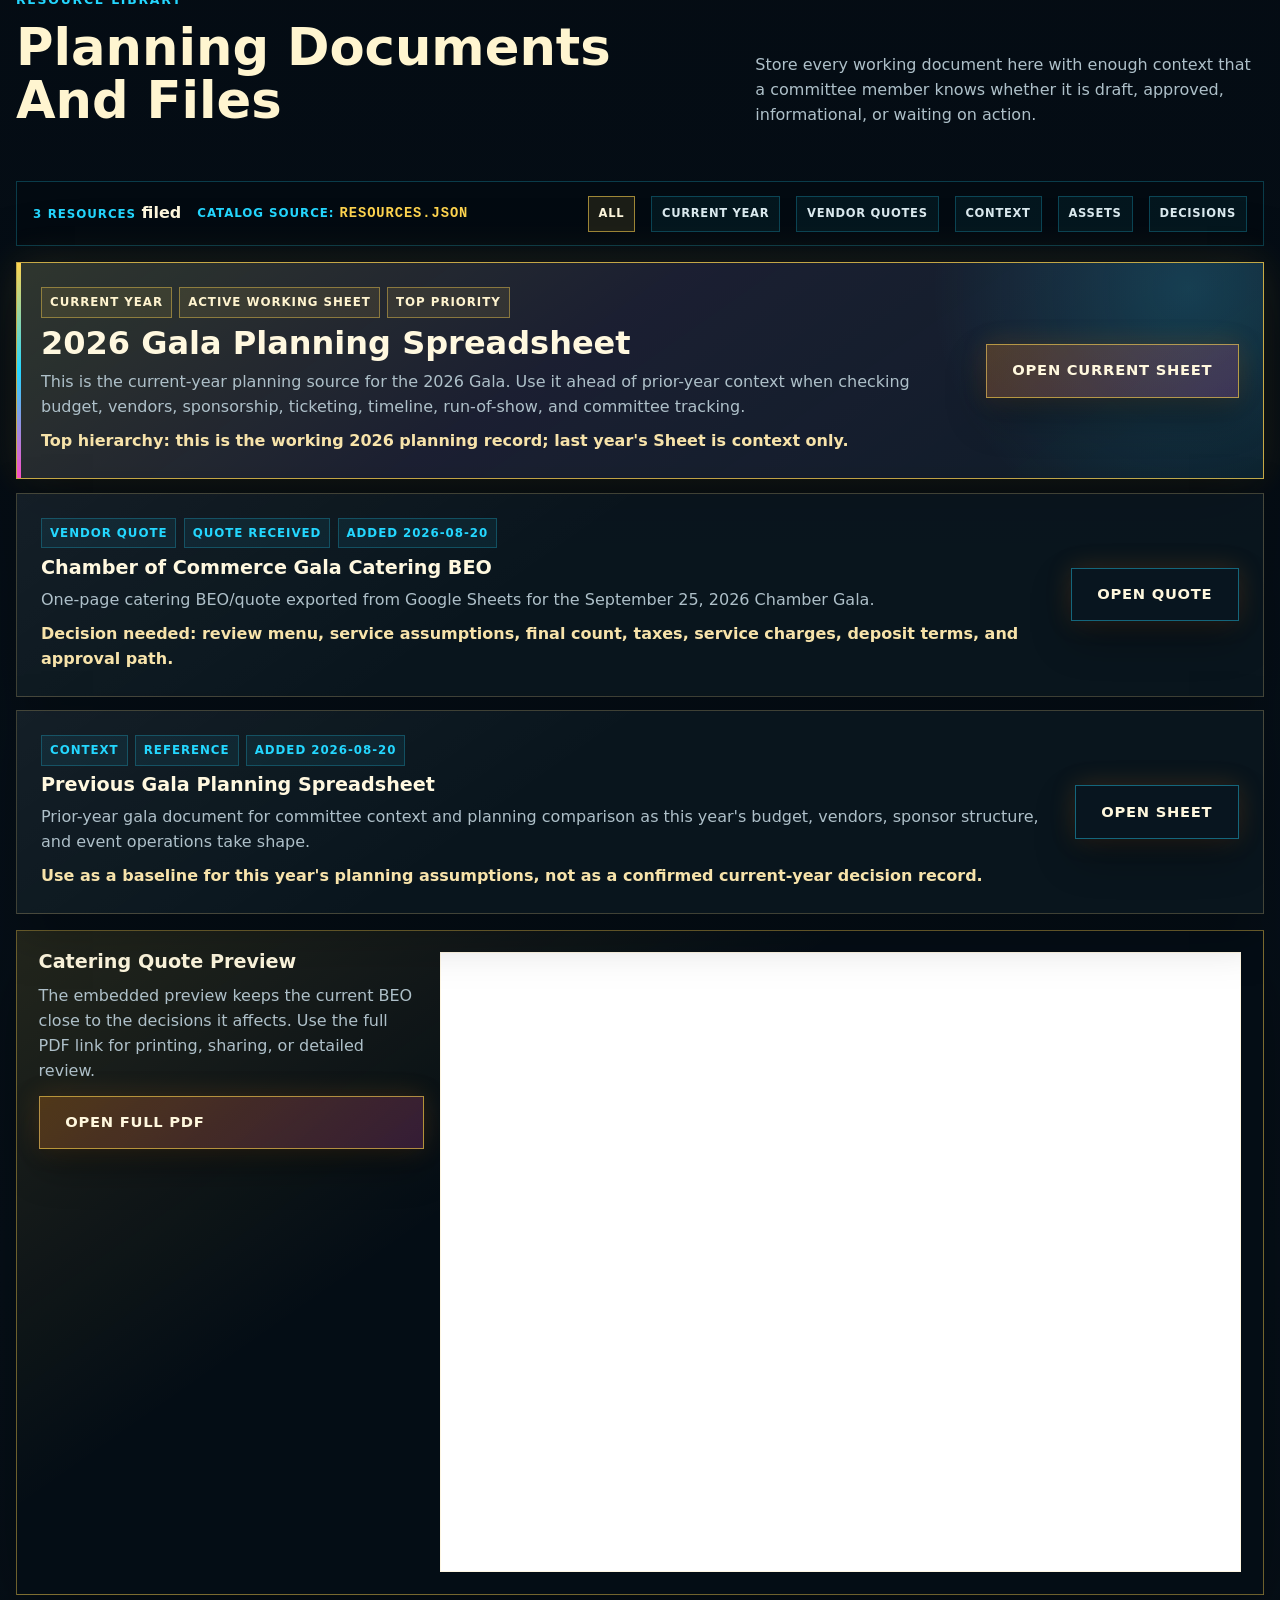
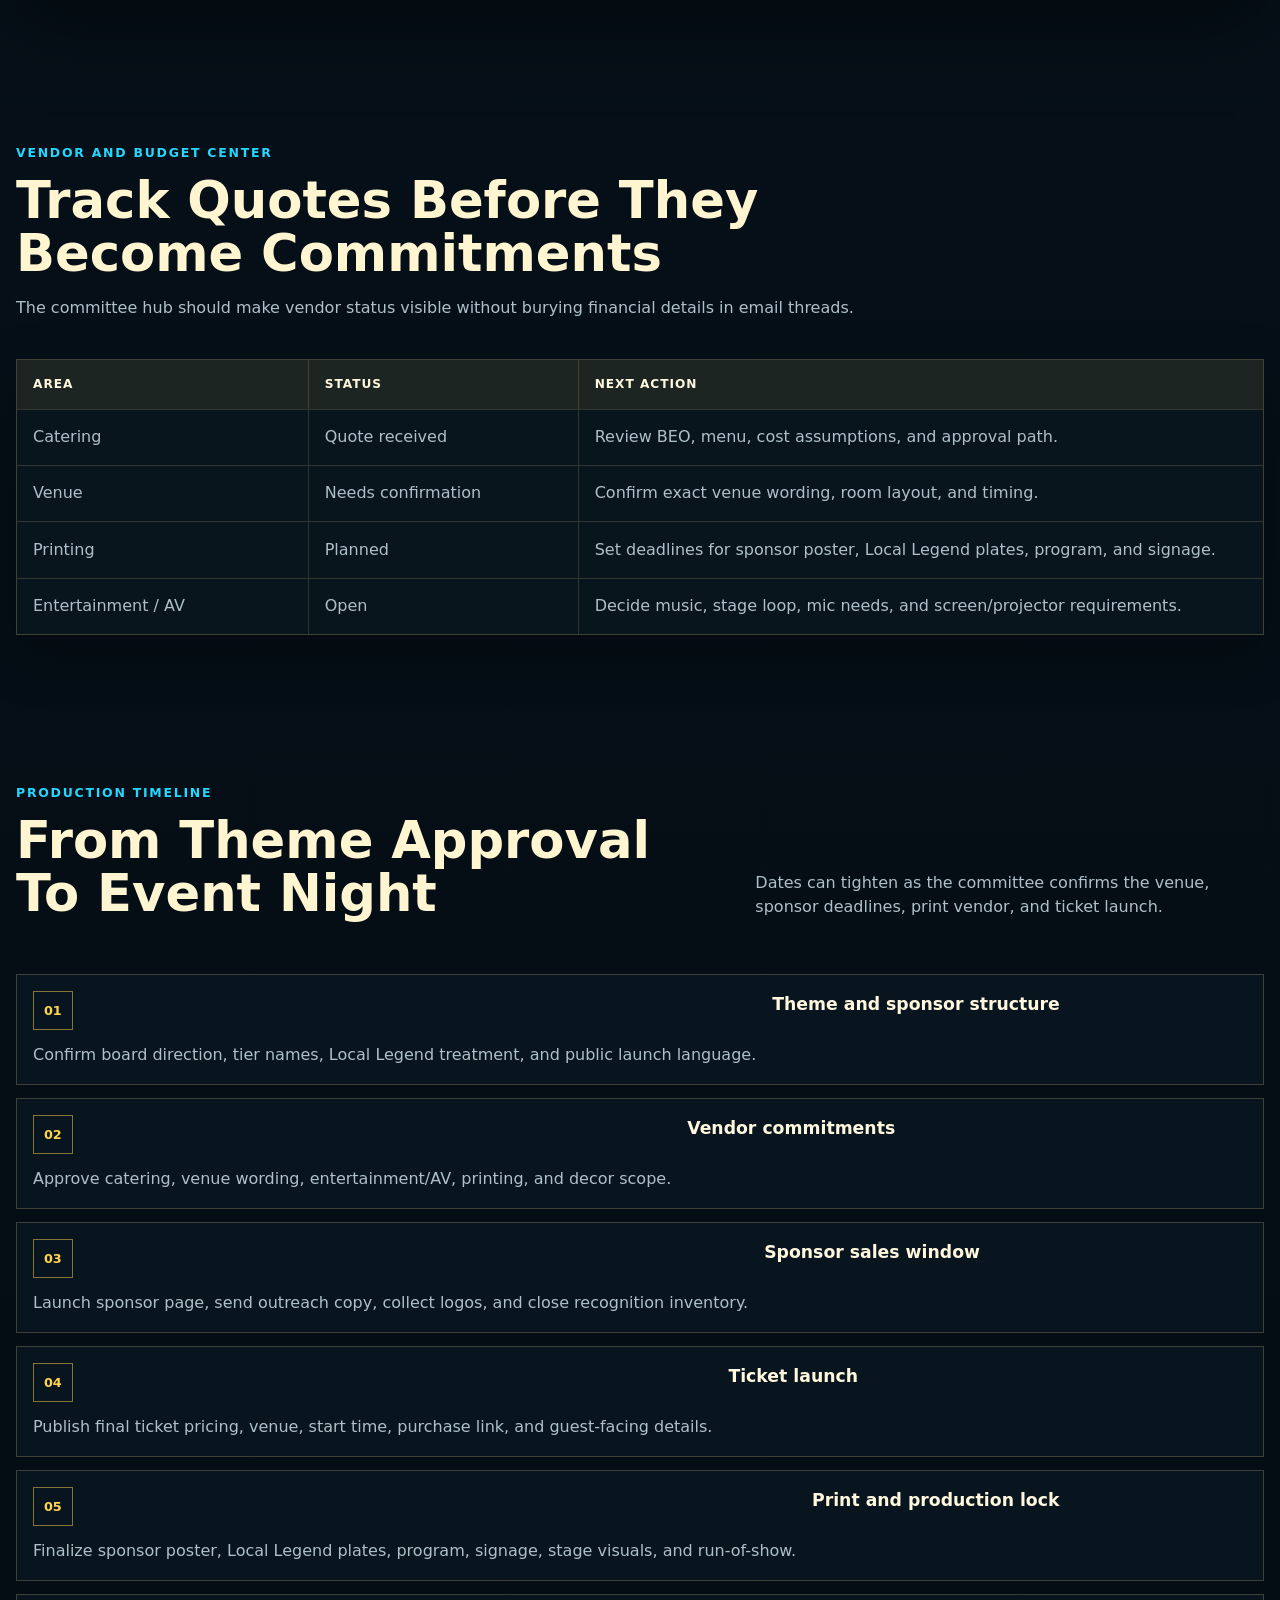
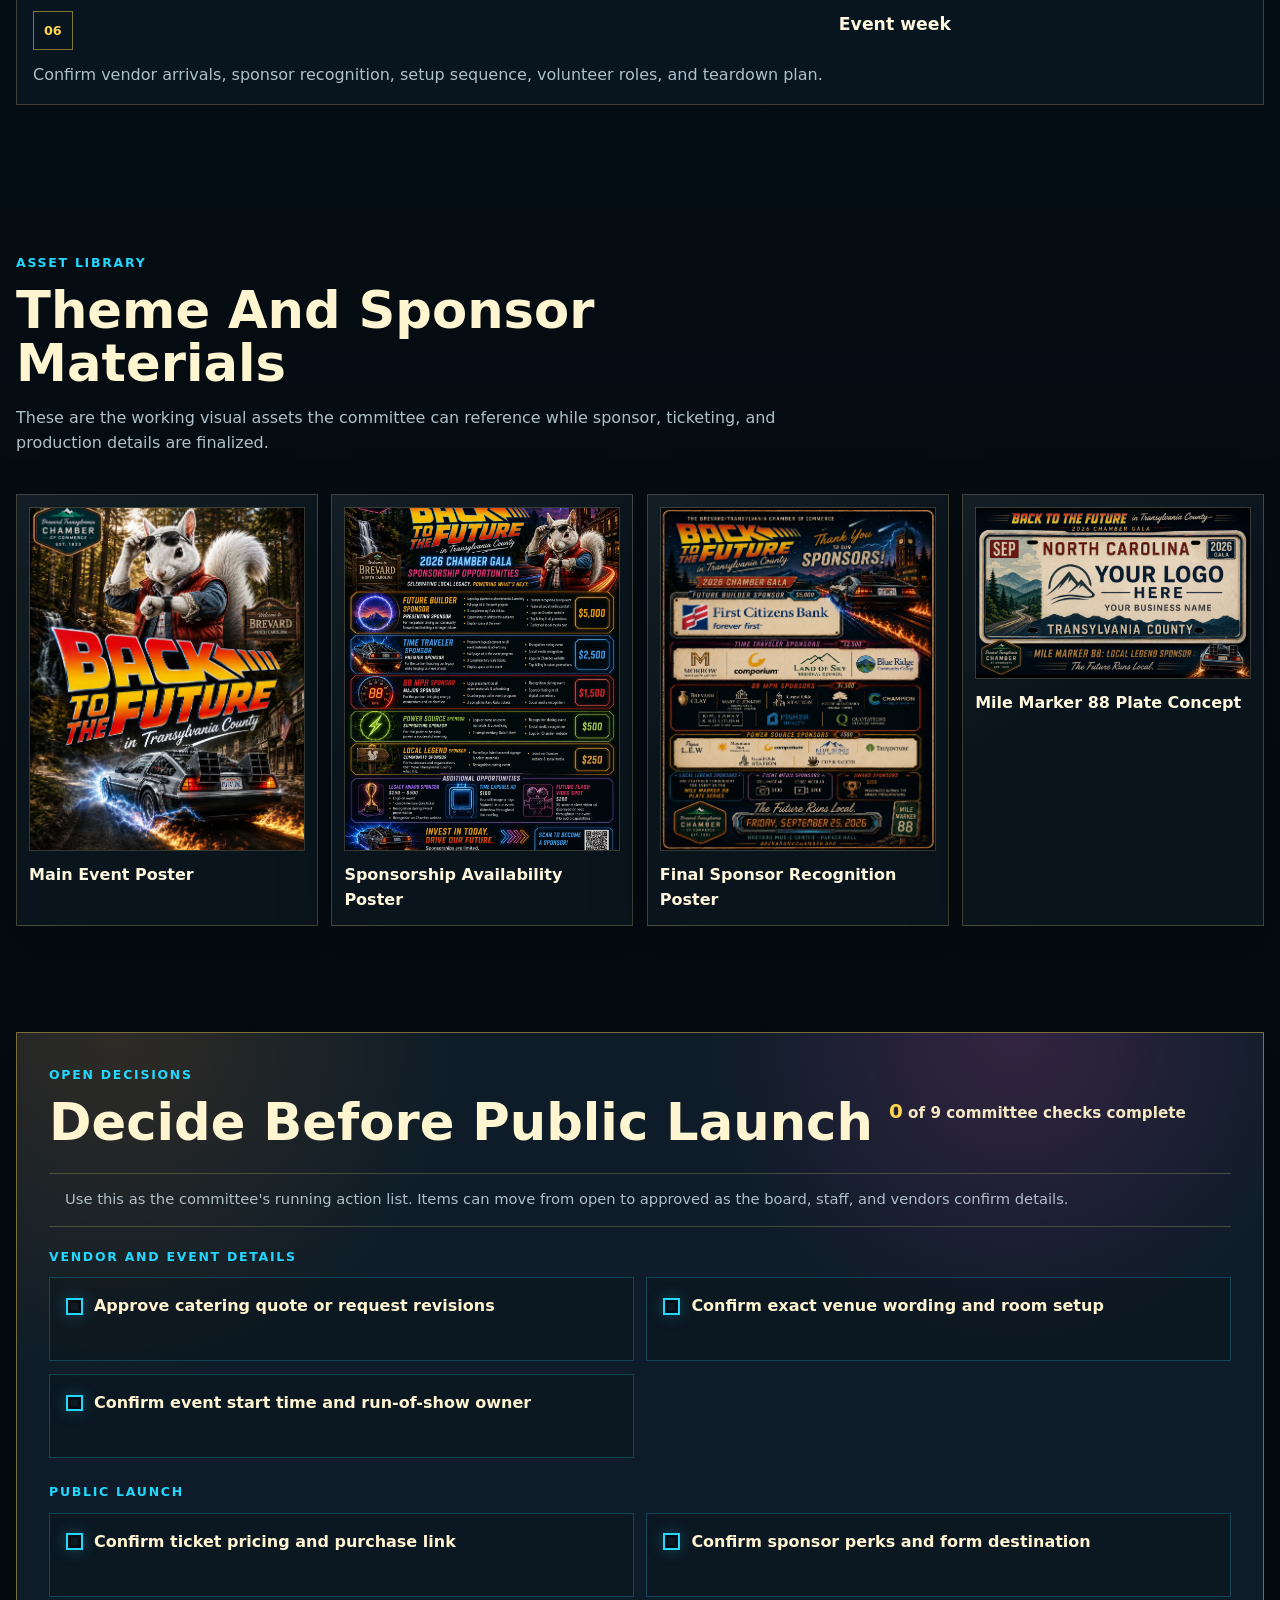
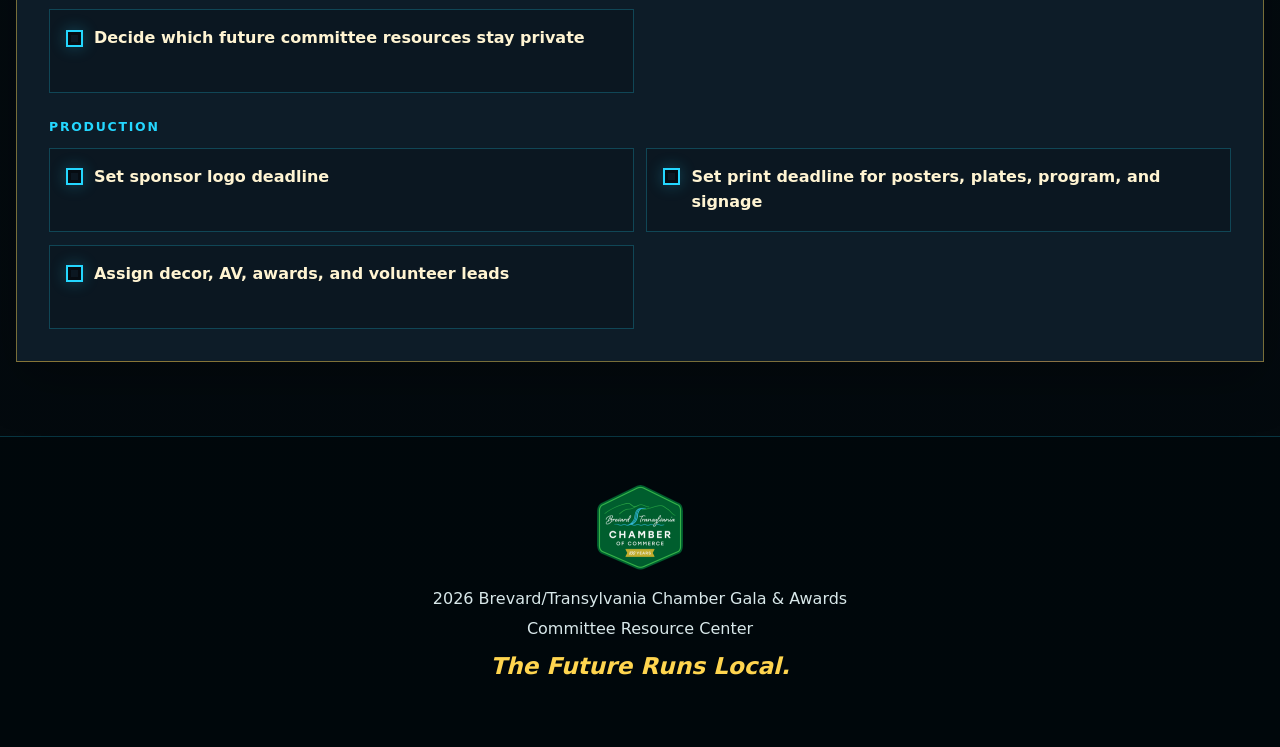
<file: committee.html>
<!doctype html>
<html lang="en">
  <head>
    <meta charset="utf-8">
    <meta name="viewport" content="width=device-width, initial-scale=1">
    <title>Committee Resource Center | 2026 Chamber Gala</title>
    <meta
      name="description"
      content="Internal committee resource center for the 2026 Brevard/Transylvania Chamber Gala planning documents, assets, decisions, and production timeline."
    >
    <meta name="robots" content="noindex">
    <link rel="canonical" href="https://chfxpro.github.io/chamber-gala-2026/committee.html">
    <meta name="theme-color" content="#061019">
    <meta property="og:type" content="website">
    <meta property="og:title" content="2026 Chamber Gala Committee Resource Center">
    <meta property="og:description" content="Planning resources, vendor documents, assets, decisions, and timeline for the 2026 Chamber Gala committee.">
    <meta property="og:url" content="https://chfxpro.github.io/chamber-gala-2026/committee.html">
    <meta property="og:image" content="https://chfxpro.github.io/chamber-gala-2026/theme/og_image.jpg">
    <meta name="twitter:card" content="summary_large_image">
    <meta name="twitter:title" content="2026 Chamber Gala Committee Resource Center">
    <meta name="twitter:image" content="https://chfxpro.github.io/chamber-gala-2026/theme/og_image.jpg">
    <link rel="icon" href="elements/favicon.png">
    <link rel="stylesheet" href="styles.css">
    <script src="script.js" defer></script>
  </head>
  <body data-decision-storage="gala2026-committee-decisions">
    <div class="page-progress" aria-hidden="true"><span></span></div>
    <header class="public-topbar">
      <a class="public-topbar__brand" href="index.html">
        <img src="elements/chamber_logo_small.png" alt="Brevard Transylvania Chamber of Commerce logo">
        <span>2026 Chamber Gala &amp; Awards</span>
      </a>
      <nav class="public-topbar__links" aria-label="Gala pages">
        <a href="committee.html" aria-current="page">Committee Hub</a>
        <a href="index.html">Theme Pitch</a>
        <a href="sponsors.html">Sponsor</a>
        <a href="tickets.html">Tickets</a>
      </nav>
    </header>

    <header class="hero hero--committee" id="top">
      <div class="hero__backdrop" aria-hidden="true"></div>
      <div class="hero__content">
        <div class="hero__copy">
          <div class="event-seal">
            <img src="elements/chamber_logo_small.png" alt="Brevard Transylvania Chamber of Commerce logo">
            <span>Committee Resource Center</span>
          </div>
          <h1>One Place For The Work Behind The Gala</h1>
          <p class="tagline">The Future Runs Local.</p>
          <p class="intro">
            A working hub for the committee: planning resources, vendor quotes, sponsor tools,
            production assets, open decisions, and the timeline that turns the theme into a
            polished event.
          </p>
          <div class="hero__facts" aria-label="Key planning facts">
            <span>Friday, September 25, 2026</span>
            <span>Internal planning hub</span>
            <span>2026 planning Sheet is the top resource</span>
          </div>
          <div class="cta-row">
            <a class="cta-button" href="#resources">Open Resources</a>
            <a class="cta-button cta-button--ghost" href="#decisions">Review Decisions</a>
          </div>
        </div>
        <div class="hub-brief">
          <div class="hub-brief__header">
            <span>Current Focus</span>
            <strong>Build from the current-year plan</strong>
          </div>
          <ul class="hub-status-list">
            <li><span></span>Current-year planning Sheet is the top committee resource</li>
            <li><span></span>Catering quote received, filed, and available here</li>
            <li><span></span>Last year&apos;s Gala Sheet is included for context only</li>
            <li><span></span>Sponsor and ticket pages are draft-ready</li>
          </ul>
          <div class="hub-metrics" aria-label="Committee hub metrics">
            <div><strong>3</strong><span>resources live</span></div>
            <div><strong>4</strong><span>asset groups</span></div>
            <div><strong>9</strong><span>open checks</span></div>
          </div>
        </div>
      </div>
    </header>

    <nav class="section-nav" aria-label="Committee sections">
      <a href="#top">Home</a>
      <a href="#dashboard">Dashboard</a>
      <a href="#resources">Resources</a>
      <a href="#vendors">Vendors</a>
      <a href="#timeline">Timeline</a>
      <a href="#assets">Assets</a>
      <a href="#decisions">Decisions</a>
    </nav>

    <main>
      <section class="section hub-dashboard" id="dashboard" aria-labelledby="dashboard-heading">
        <div class="section__header section__header--split">
          <div>
            <p class="section__label">Committee Dashboard</p>
            <h2 id="dashboard-heading">What Needs Attention Now</h2>
          </div>
          <p>
            This page should help the committee see what is real, what is still draft, and what
            needs a decision before anything becomes public-facing.
          </p>
        </div>
        <div class="hub-card-grid">
          <article class="hub-card hub-card--priority">
            <span>01</span>
            <h3>Catering Quote</h3>
            <p>Quote/BEO received. Next step is committee review of menu, service assumptions, final count, and approval path.</p>
            <a href="#resources">View resource</a>
          </article>
          <article class="hub-card">
            <span>02</span>
            <h3>Sponsor System</h3>
            <p>Tier structure and Local Legend concept exist. Sponsor perks and live inquiry form still need final confirmation.</p>
            <a href="sponsors.html">Open sponsor page</a>
          </article>
          <article class="hub-card">
            <span>03</span>
            <h3>Ticket Launch</h3>
            <p>Ticket page exists, but pricing, venue wording, start time, and purchase link remain draft placeholders.</p>
            <a href="tickets.html">Open ticket page</a>
          </article>
          <article class="hub-card">
            <span>04</span>
            <h3>Theme Assets</h3>
            <p>Poster system, plate concept, and theme logo are ready to support sponsor outreach and committee review.</p>
            <a href="#assets">Browse assets</a>
          </article>
        </div>
      </section>

      <section class="section resource-section" id="resources" aria-labelledby="resources-heading">
        <div class="section__header section__header--split">
          <div>
            <p class="section__label">Resource Library</p>
            <h2 id="resources-heading">Planning Documents And Files</h2>
          </div>
          <p>
            Store every working document here with enough context that a committee member knows
            whether it is draft, approved, informational, or waiting on action.
          </p>
        </div>
        <div class="resource-toolbar" aria-label="Resource controls">
          <div>
            <strong><span data-resource-count>3</span> <span data-resource-label>resources</span> filed</strong>
            <span>Catalog source: <code>resources.json</code></span>
          </div>
          <div class="resource-filters" aria-label="Filter resources">
            <button type="button" class="is-active" data-resource-filter="all">All</button>
            <button type="button" data-resource-filter="planning">Current Year</button>
            <button type="button" data-resource-filter="vendor">Vendor Quotes</button>
            <button type="button" data-resource-filter="context">Context</button>
            <button type="button" data-resource-filter="asset">Assets</button>
            <button type="button" data-resource-filter="decision">Decisions</button>
          </div>
        </div>
        <div class="resource-list" data-resource-list>
          <article class="resource-item resource-item--featured" data-resource-category="planning">
            <div class="resource-item__main">
              <div class="resource-item__meta">
                <span>Current Year</span>
                <span>Active Working Sheet</span>
                <span>Top Priority</span>
              </div>
              <h3>2026 Gala Planning Spreadsheet</h3>
              <p>
                This is the current-year planning source for the 2026 Gala. Use it ahead of
                prior-year context when checking budget, vendors, sponsorship, ticketing,
                timeline, run-of-show, and committee tracking.
              </p>
              <p class="resource-item__decision">
                Top hierarchy: this is the working 2026 planning record; last year&apos;s Sheet is
                context only.
              </p>
            </div>
            <a
              class="cta-button"
              href="https://docs.google.com/spreadsheets/d/1QRmiH8OWsKU4T-3VF6ETFziG8bYj12JGVCrhpoBxKdY/edit?usp=sharing"
              target="_blank"
              rel="noopener"
            >Open Current Sheet</a>
          </article>
          <article class="resource-item" data-resource-category="vendor">
            <div class="resource-item__main">
              <div class="resource-item__meta">
                <span>Vendor Quote</span>
                <span>Quote received</span>
                <span>Added 2026-08-20</span>
              </div>
              <h3>Chamber of Commerce Gala Catering BEO</h3>
              <p>
                One-page catering BEO/quote exported from Google Sheets for the September 25,
                2026 Chamber Gala.
              </p>
              <p class="resource-item__decision">
                Decision needed: review menu, service assumptions, final count, taxes, service
                charges, deposit terms, and approval path.
              </p>
            </div>
            <a class="cta-button cta-button--ghost" href="resources/Chamber of Commerce Gala - 09.25.26.pdf" target="_blank" rel="noopener">Open Quote</a>
          </article>
          <article class="resource-item" data-resource-category="context">
            <div class="resource-item__main">
              <div class="resource-item__meta">
                <span>Context</span>
                <span>Reference</span>
                <span>Added 2026-08-20</span>
              </div>
              <h3>Previous Gala Planning Spreadsheet</h3>
              <p>
                Prior-year gala document for committee context and planning comparison as this
                year&apos;s budget, vendors, sponsor structure, and event operations take shape.
              </p>
              <p class="resource-item__decision">
                Use as a baseline for this year&apos;s planning assumptions, not as a confirmed
                current-year decision record.
              </p>
            </div>
            <a
              class="cta-button cta-button--ghost"
              href="https://docs.google.com/spreadsheets/d/1gFtOYVGROV_b2Jv37czEYevhc8k4_i-xmuGNCOnqakE/edit?usp=share_link"
              target="_blank"
              rel="noopener"
            >Open Sheet</a>
          </article>
        </div>
        <div class="quote-preview" aria-label="Catering quote preview">
          <div class="quote-preview__copy">
            <h3>Catering Quote Preview</h3>
            <p>
              The embedded preview keeps the current BEO close to the decisions it affects.
              Use the full PDF link for printing, sharing, or detailed review.
            </p>
            <a class="cta-button" href="resources/Chamber of Commerce Gala - 09.25.26.pdf" target="_blank" rel="noopener">Open Full PDF</a>
          </div>
          <iframe
            title="Catering quote PDF preview"
            src="resources/Chamber of Commerce Gala - 09.25.26.pdf#toolbar=1"
          ></iframe>
        </div>
      </section>

      <section class="section vendor-section" id="vendors" aria-labelledby="vendors-heading">
        <div class="section__header">
          <p class="section__label">Vendor And Budget Center</p>
          <h2 id="vendors-heading">Track Quotes Before They Become Commitments</h2>
          <p>
            The committee hub should make vendor status visible without burying financial details
            in email threads.
          </p>
        </div>
        <div class="vendor-table" role="table" aria-label="Vendor status tracker">
          <div class="vendor-row vendor-row--head" role="row">
            <span role="columnheader">Area</span>
            <span role="columnheader">Status</span>
            <span role="columnheader">Next Action</span>
          </div>
          <div class="vendor-row" role="row">
            <span role="cell">Catering</span>
            <span role="cell">Quote received</span>
            <span role="cell">Review BEO, menu, cost assumptions, and approval path.</span>
          </div>
          <div class="vendor-row" role="row">
            <span role="cell">Venue</span>
            <span role="cell">Needs confirmation</span>
            <span role="cell">Confirm exact venue wording, room layout, and timing.</span>
          </div>
          <div class="vendor-row" role="row">
            <span role="cell">Printing</span>
            <span role="cell">Planned</span>
            <span role="cell">Set deadlines for sponsor poster, Local Legend plates, program, and signage.</span>
          </div>
          <div class="vendor-row" role="row">
            <span role="cell">Entertainment / AV</span>
            <span role="cell">Open</span>
            <span role="cell">Decide music, stage loop, mic needs, and screen/projector requirements.</span>
          </div>
        </div>
      </section>

      <section class="section timeline-section" id="timeline" aria-labelledby="timeline-heading">
        <div class="section__header section__header--split">
          <div>
            <p class="section__label">Production Timeline</p>
            <h2 id="timeline-heading">From Theme Approval To Event Night</h2>
          </div>
          <p>
            Dates can tighten as the committee confirms the venue, sponsor deadlines, print
            vendor, and ticket launch.
          </p>
        </div>
        <ol class="timeline-list">
          <li>
            <strong>Theme and sponsor structure</strong>
            <span>Confirm board direction, tier names, Local Legend treatment, and public launch language.</span>
          </li>
          <li>
            <strong>Vendor commitments</strong>
            <span>Approve catering, venue wording, entertainment/AV, printing, and decor scope.</span>
          </li>
          <li>
            <strong>Sponsor sales window</strong>
            <span>Launch sponsor page, send outreach copy, collect logos, and close recognition inventory.</span>
          </li>
          <li>
            <strong>Ticket launch</strong>
            <span>Publish final ticket pricing, venue, start time, purchase link, and guest-facing details.</span>
          </li>
          <li>
            <strong>Print and production lock</strong>
            <span>Finalize sponsor poster, Local Legend plates, program, signage, stage visuals, and run-of-show.</span>
          </li>
          <li>
            <strong>Event week</strong>
            <span>Confirm vendor arrivals, sponsor recognition, setup sequence, volunteer roles, and teardown plan.</span>
          </li>
        </ol>
      </section>

      <section class="section asset-section" id="assets" aria-labelledby="assets-heading">
        <div class="section__header">
          <p class="section__label">Asset Library</p>
          <h2 id="assets-heading">Theme And Sponsor Materials</h2>
          <p>
            These are the working visual assets the committee can reference while sponsor,
            ticketing, and production details are finalized.
          </p>
        </div>
        <div class="asset-grid">
          <a class="asset-tile" href="theme/btf_trans_main_poster.webp" target="_blank" rel="noopener">
            <img src="theme/btf_trans_main_poster.webp" alt="Main event poster concept">
            <span>Main Event Poster</span>
          </a>
          <a class="asset-tile" href="theme/btf_transsponsorship_availability_poster.webp" target="_blank" rel="noopener">
            <img src="theme/btf_transsponsorship_availability_poster.webp" alt="Sponsorship availability poster concept">
            <span>Sponsorship Availability Poster</span>
          </a>
          <a class="asset-tile" href="theme/btf_trans_sponsorship_poster.webp" target="_blank" rel="noopener">
            <img src="theme/btf_trans_sponsorship_poster.webp" alt="Final sponsor recognition poster concept">
            <span>Final Sponsor Recognition Poster</span>
          </a>
          <a class="asset-tile asset-tile--wide" href="theme/local_legends_plate_design.webp" target="_blank" rel="noopener">
            <img src="theme/local_legends_plate_design.webp" alt="Mile Marker 88 Local Legend plate concept">
            <span>Mile Marker 88 Plate Concept</span>
          </a>
        </div>
      </section>

      <section class="section decision-section" id="decisions" aria-labelledby="committee-decisions-heading">
        <div class="decision-panel">
          <div class="decision-panel__header">
            <div>
              <p class="section__label">Open Decisions</p>
              <h2 id="committee-decisions-heading">Decide Before Public Launch</h2>
            </div>
            <p class="decision-progress">
              <strong data-decision-count>0</strong> of <span data-decision-total>9</span> committee checks complete
            </p>
          </div>
          <div class="decision-note">
            <p>
              Use this as the committee's running action list. Items can move from open to approved
              as the board, staff, and vendors confirm details.
            </p>
          </div>
          <div class="decision-list">
            <div class="decision-group">
              <h3 class="decision-group__title">Vendor and event details</h3>
              <div class="decision-group__grid">
                <article tabindex="0" aria-pressed="false"><span aria-hidden="true"></span>Approve catering quote or request revisions</article>
                <article tabindex="0" aria-pressed="false"><span aria-hidden="true"></span>Confirm exact venue wording and room setup</article>
                <article tabindex="0" aria-pressed="false"><span aria-hidden="true"></span>Confirm event start time and run-of-show owner</article>
              </div>
            </div>
            <div class="decision-group">
              <h3 class="decision-group__title">Public launch</h3>
              <div class="decision-group__grid">
                <article tabindex="0" aria-pressed="false"><span aria-hidden="true"></span>Confirm ticket pricing and purchase link</article>
                <article tabindex="0" aria-pressed="false"><span aria-hidden="true"></span>Confirm sponsor perks and form destination</article>
                <article tabindex="0" aria-pressed="false"><span aria-hidden="true"></span>Decide which future committee resources stay private</article>
              </div>
            </div>
            <div class="decision-group">
              <h3 class="decision-group__title">Production</h3>
              <div class="decision-group__grid">
                <article tabindex="0" aria-pressed="false"><span aria-hidden="true"></span>Set sponsor logo deadline</article>
                <article tabindex="0" aria-pressed="false"><span aria-hidden="true"></span>Set print deadline for posters, plates, program, and signage</article>
                <article tabindex="0" aria-pressed="false"><span aria-hidden="true"></span>Assign decor, AV, awards, and volunteer leads</article>
              </div>
            </div>
          </div>
        </div>
      </section>
    </main>

    <footer class="site-footer">
      <img src="elements/chamber_logo_small.png" alt="Brevard Transylvania Chamber of Commerce logo">
      <p>2026 Brevard/Transylvania Chamber Gala &amp; Awards</p>
      <p>Committee Resource Center</p>
      <strong>The Future Runs Local.</strong>
    </footer>

    <div class="lightbox" role="dialog" aria-modal="true" aria-labelledby="lightbox-title" hidden>
      <div class="lightbox__backdrop" data-lightbox-close></div>
      <div class="lightbox__panel">
        <div class="lightbox__toolbar">
          <div>
            <p class="section__label">Mockup Preview</p>
            <h2 id="lightbox-title">Mockup Preview</h2>
            <p id="lightbox-caption"></p>
          </div>
          <div class="lightbox__actions">
            <p class="lightbox__counter" aria-live="polite">
              <span data-lightbox-current>1</span> of <span data-lightbox-total>0</span>
            </p>
            <button class="lightbox__close" type="button" data-lightbox-close aria-label="Close mockup preview">Close</button>
          </div>
        </div>
        <div class="lightbox__stage">
          <button class="lightbox__nav lightbox__nav--prev" type="button" data-lightbox-prev aria-label="Previous mockup">Prev</button>
          <img id="lightbox-image" alt="">
          <button class="lightbox__nav lightbox__nav--next" type="button" data-lightbox-next aria-label="Next mockup">Next</button>
        </div>
      </div>
    </div>
  </body>
</html>
</file>
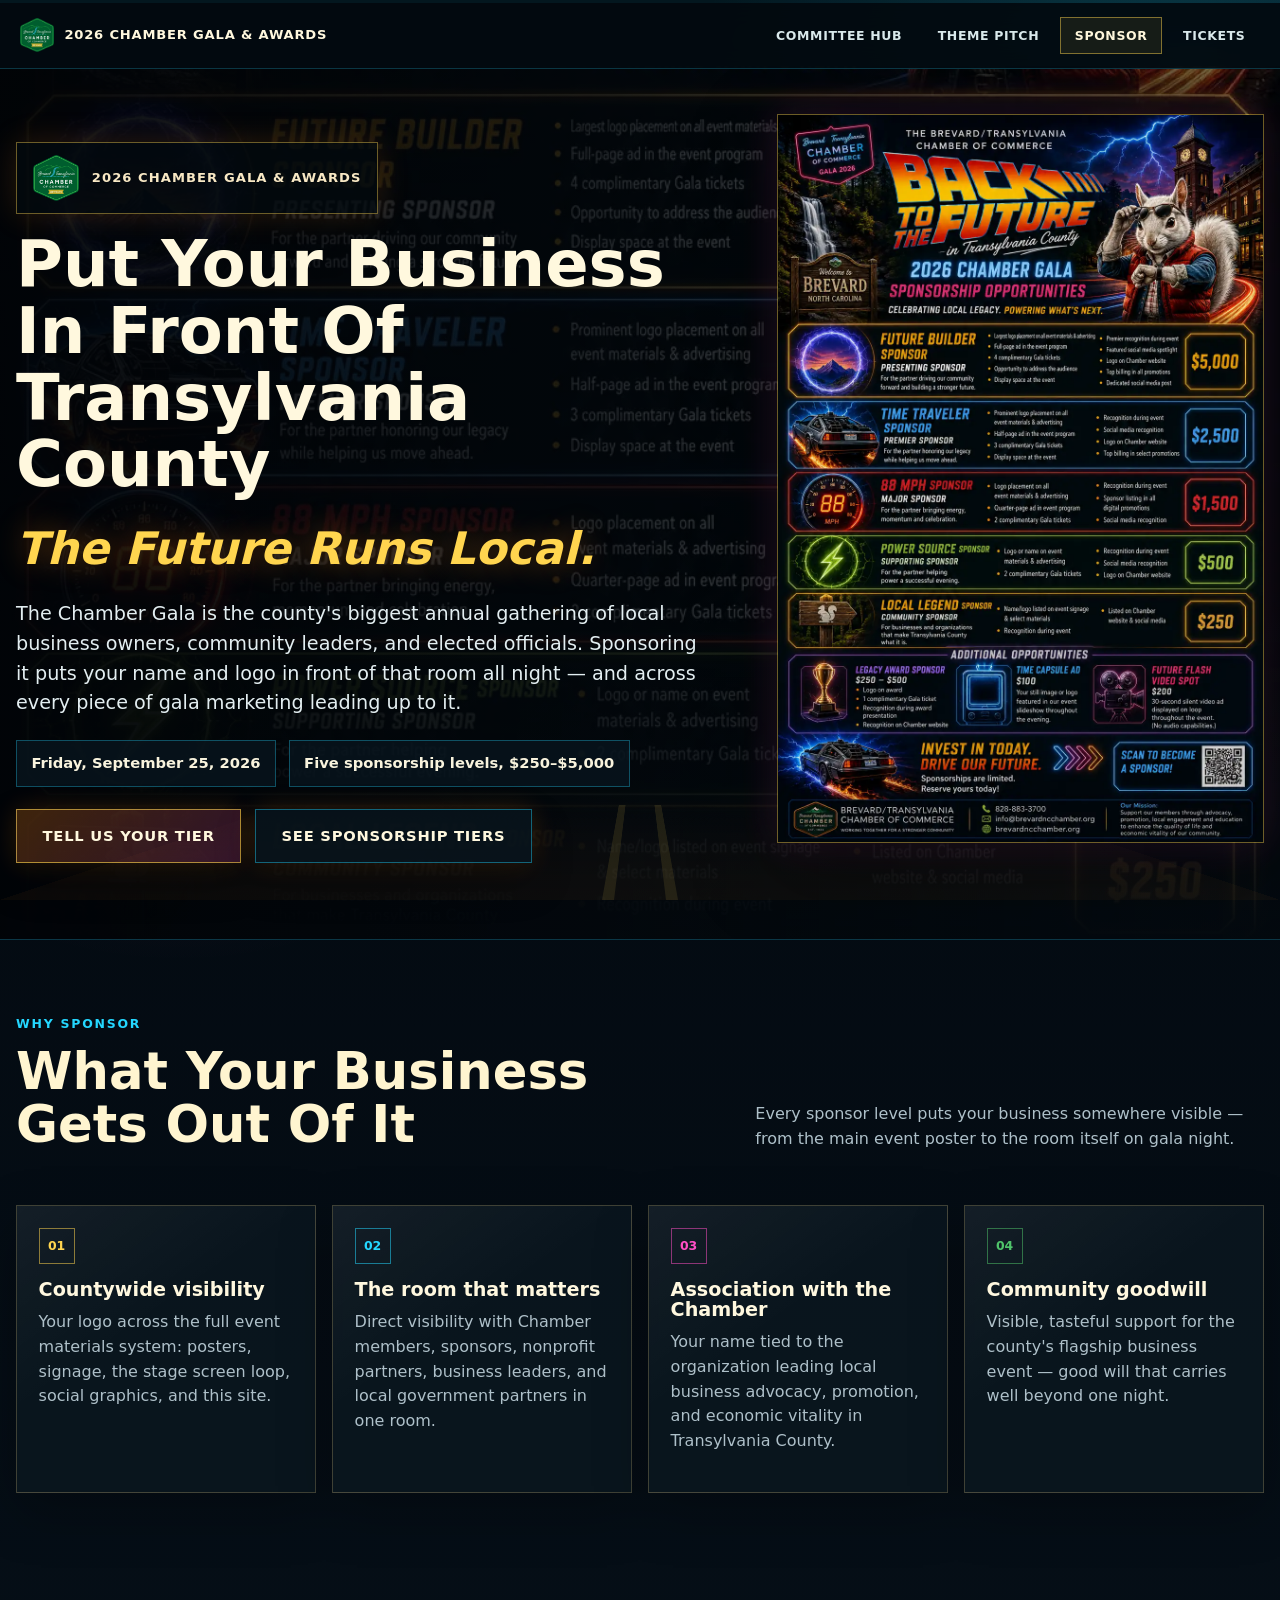
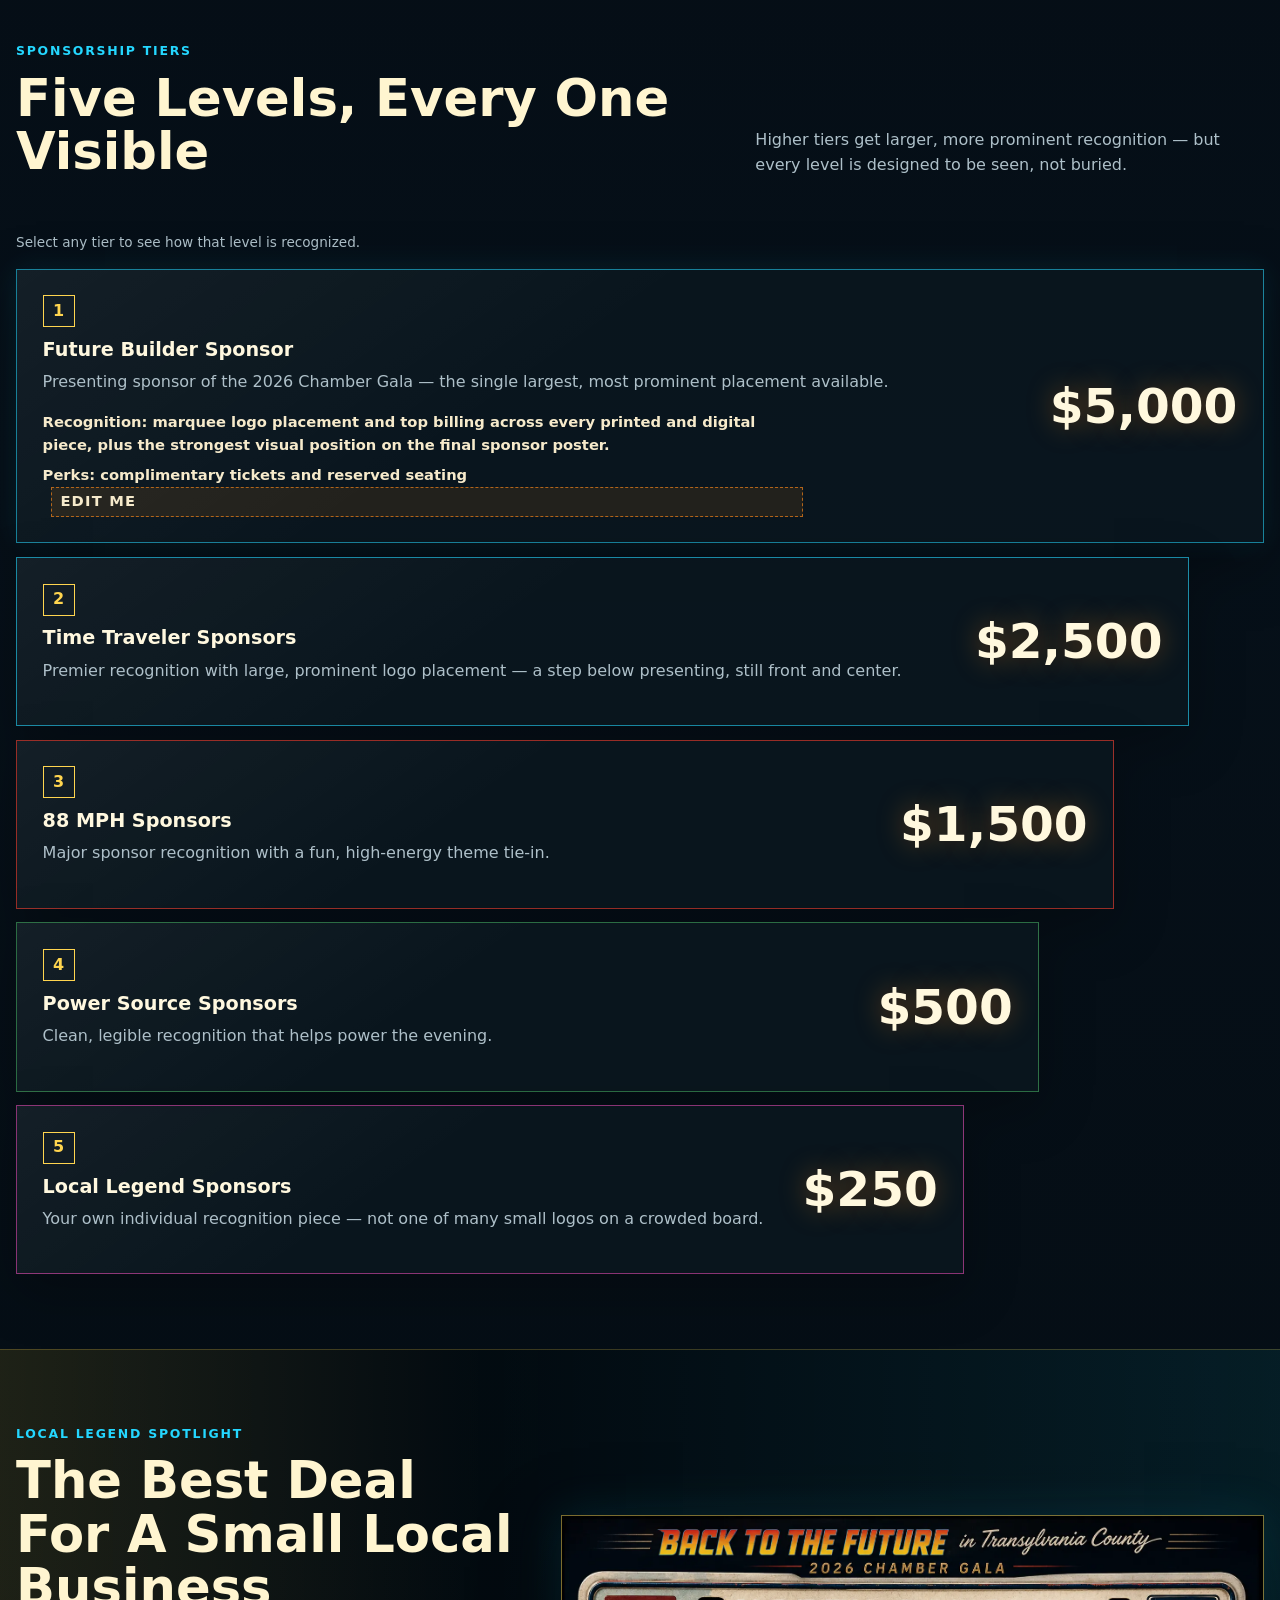
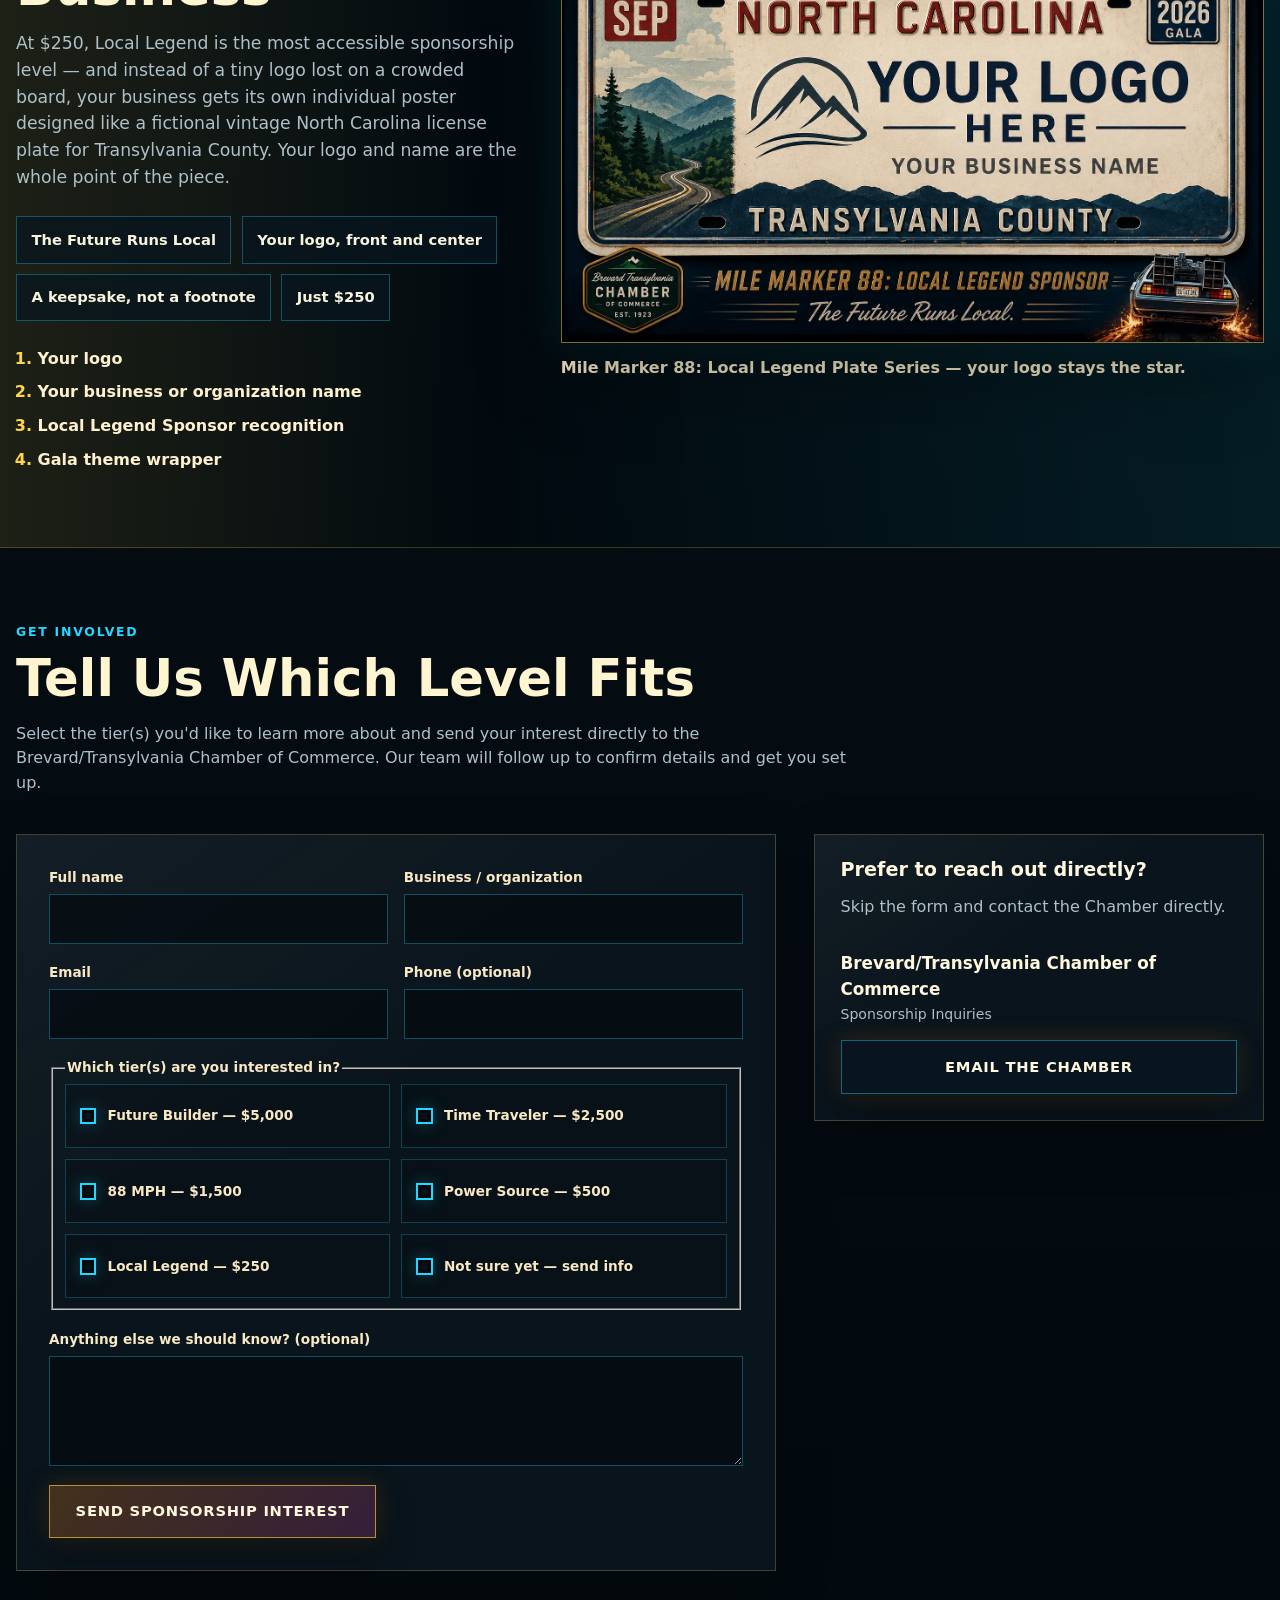
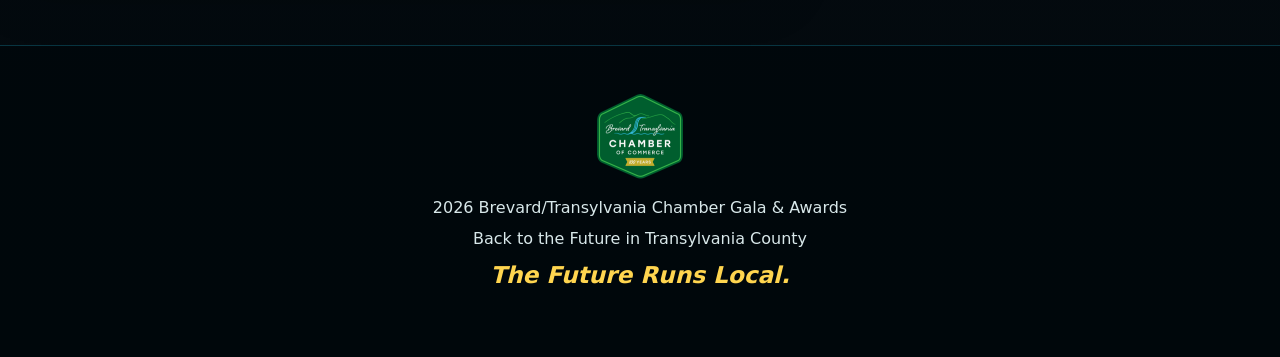
<file: sponsors.html>
<!doctype html>
<html lang="en">
  <head>
    <meta charset="utf-8">
    <meta name="viewport" content="width=device-width, initial-scale=1">
    <title>Sponsor the 2026 Chamber Gala | Back to the Future in Transylvania County</title>
    <meta
      name="description"
      content="See sponsorship tiers and benefits for the 2026 Brevard/Transylvania Chamber Gala, then let the Chamber know which level fits your business."
    >
    <link rel="canonical" href="https://chfxpro.github.io/chamber-gala-2026/sponsors.html">
    <meta name="theme-color" content="#061019">
    <meta property="og:type" content="website">
    <meta property="og:title" content="Sponsor the 2026 Chamber Gala">
    <meta property="og:description" content="Back to the Future in Transylvania County — sponsorship tiers, benefits, and how to get involved. The Future Runs Local.">
    <meta property="og:url" content="https://chfxpro.github.io/chamber-gala-2026/sponsors.html">
    <meta property="og:image" content="https://chfxpro.github.io/chamber-gala-2026/theme/og_image.jpg">
    <meta name="twitter:card" content="summary_large_image">
    <meta name="twitter:title" content="Sponsor the 2026 Chamber Gala">
    <meta name="twitter:image" content="https://chfxpro.github.io/chamber-gala-2026/theme/og_image.jpg">
    <link rel="icon" href="elements/favicon.png">
    <link rel="stylesheet" href="styles.css">
    <script src="script.js" defer></script>
  </head>
  <body>
    <div class="page-progress" aria-hidden="true"><span></span></div>
    <header class="public-topbar">
      <a class="public-topbar__brand" href="index.html">
        <img src="elements/chamber_logo_small.png" alt="Brevard Transylvania Chamber of Commerce logo">
        <span>2026 Chamber Gala &amp; Awards</span>
      </a>
      <nav class="public-topbar__links" aria-label="Gala pages">
        <a href="committee.html">Committee Hub</a>
        <a href="index.html">Theme Pitch</a>
        <a href="sponsors.html" aria-current="page">Sponsor</a>
        <a href="tickets.html">Tickets</a>
      </nav>
    </header>

    <header class="hero hero--sponsors" id="top">
      <div class="hero__backdrop" aria-hidden="true"></div>
      <div class="hero__content">
        <div class="hero__copy">
          <div class="event-seal">
            <img src="elements/chamber_logo_small.png" alt="Brevard Transylvania Chamber of Commerce logo">
            <span>2026 Chamber Gala &amp; Awards</span>
          </div>
          <h1>Put Your Business In Front Of Transylvania County</h1>
          <p class="tagline">The Future Runs Local.</p>
          <p class="intro">
            The Chamber Gala is the county's biggest annual gathering of local business owners,
            community leaders, and elected officials. Sponsoring it puts your name and logo in
            front of that room all night &mdash; and across every piece of gala marketing leading
            up to it.
          </p>
          <div class="hero__facts" aria-label="Key event facts">
            <span>Friday, September 25, 2026</span>
            <span>Five sponsorship levels, $250&ndash;$5,000</span>
          </div>
          <div class="cta-row">
            <a class="cta-button" href="#sponsor-form">Tell Us Your Tier</a>
            <a class="cta-button cta-button--ghost" href="#sponsor-tiers">See Sponsorship Tiers</a>
          </div>
        </div>
        <div class="hero__media">
          <button
            class="mockup-trigger hero__poster-trigger"
            type="button"
            data-lightbox-src="theme/btf_transsponsorship_availability_poster.webp"
            data-lightbox-title="Sponsorship Availability Poster"
            data-lightbox-caption="The five sponsorship levels for the 2026 Chamber Gala."
            aria-label="Open Sponsorship Availability Poster full screen"
          >
            <img
              class="hero__poster"
              src="theme/btf_transsponsorship_availability_poster.webp"
              alt="Sponsorship availability poster showing the five 2026 Chamber Gala sponsor tiers and pricing"
              width="1024"
              height="1536"
            >
            <span class="mockup-trigger__label">View full mockup</span>
          </button>
        </div>
      </div>
    </header>

    <main>
      <section class="section sponsor-why" aria-labelledby="why-sponsor">
        <div class="section__header section__header--split">
          <div>
            <p class="section__label">Why Sponsor</p>
            <h2 id="why-sponsor">What Your Business Gets Out Of It</h2>
          </div>
          <p>
            Every sponsor level puts your business somewhere visible &mdash; from the main event
            poster to the room itself on gala night.
          </p>
        </div>
        <div class="summary-grid">
          <article>
            <span>01</span>
            <h3>Countywide visibility</h3>
            <p>Your logo across the full event materials system: posters, signage, the stage screen loop, social graphics, and this site.</p>
          </article>
          <article>
            <span>02</span>
            <h3>The room that matters</h3>
            <p>Direct visibility with Chamber members, sponsors, nonprofit partners, business leaders, and local government partners in one room.</p>
          </article>
          <article>
            <span>03</span>
            <h3>Association with the Chamber</h3>
            <p>Your name tied to the organization leading local business advocacy, promotion, and economic vitality in Transylvania County.</p>
          </article>
          <article>
            <span>04</span>
            <h3>Community goodwill</h3>
            <p>Visible, tasteful support for the county's flagship business event &mdash; good will that carries well beyond one night.</p>
          </article>
        </div>
      </section>

      <section class="section sponsor-section" aria-labelledby="sponsor-tiers">
        <div class="section__header section__header--split">
          <div>
            <p class="section__label">Sponsorship Tiers</p>
            <h2 id="sponsor-tiers">Five Levels, Every One Visible</h2>
          </div>
          <p>
            Higher tiers get larger, more prominent recognition &mdash; but every level is designed
            to be seen, not buried.
          </p>
        </div>
        <p class="tier-hint">Select any tier to see how that level is recognized.</p>
        <div class="tier-ladder" aria-label="Sponsor tier hierarchy">
          <article class="tier tier--one" tabindex="0">
            <div>
              <span class="tier__rank">1</span>
              <h3>Future Builder Sponsor</h3>
              <p>Presenting sponsor of the 2026 Chamber Gala &mdash; the single largest, most prominent placement available.</p>
              <div class="tier__detail">
                <span>Recognition: marquee logo placement and top billing across every printed and digital piece, plus the strongest visual position on the final sponsor poster.</span>
                <span>Perks: complimentary tickets and reserved seating <span class="tbd-flag">Edit me</span></span>
              </div>
            </div>
            <strong>$5,000</strong>
          </article>
          <article class="tier tier--two" tabindex="0">
            <div>
              <span class="tier__rank">2</span>
              <h3>Time Traveler Sponsors</h3>
              <p>Premier recognition with large, prominent logo placement &mdash; a step below presenting, still front and center.</p>
              <div class="tier__detail">
                <span>Recognition: large secondary panels on the final sponsor poster, stage loop, and signage that stay separated from smaller tiers.</span>
                <span>Perks: complimentary tickets <span class="tbd-flag">Edit me</span></span>
              </div>
            </div>
            <strong>$2,500</strong>
          </article>
          <article class="tier tier--three" tabindex="0">
            <div>
              <span class="tier__rank">3</span>
              <h3>88 MPH Sponsors</h3>
              <p>Major sponsor recognition with a fun, high-energy theme tie-in.</p>
              <div class="tier__detail">
                <span>Recognition: grouped into a speedometer / route-marker display on the final sponsor poster &mdash; strong visibility with an on-theme presentation.</span>
                <span>Perks: event tickets at a sponsor rate <span class="tbd-flag">Edit me</span></span>
              </div>
            </div>
            <strong>$1,500</strong>
          </article>
          <article class="tier tier--four" tabindex="0">
            <div>
              <span class="tier__rank">4</span>
              <h3>Power Source Sponsors</h3>
              <p>Clean, legible recognition that helps power the evening.</p>
              <div class="tier__detail">
                <span>Recognition: grouped energy-cell / power-panel placement on the final sponsor poster &mdash; visible without competing with the top tiers.</span>
                <span>Perks: program mention <span class="tbd-flag">Edit me</span></span>
              </div>
            </div>
            <strong>$500</strong>
          </article>
          <article class="tier tier--five" tabindex="0">
            <div>
              <span class="tier__rank">5</span>
              <h3>Local Legend Sponsors</h3>
              <p>Your own individual recognition piece &mdash; not one of many small logos on a crowded board.</p>
              <div class="tier__detail">
                <span>Recognition: an individual Mile Marker 88 license-plate poster where your logo and business name are the hero. See the spotlight below.</span>
                <span>Perks: keepsake plate poster for your business <span class="tbd-flag">Edit me</span></span>
              </div>
            </div>
            <strong>$250</strong>
          </article>
        </div>
      </section>

      <section class="section plate-section" aria-labelledby="legend-spotlight">
        <div class="plate-layout">
          <div class="plate-copy">
            <p class="section__label">Local Legend Spotlight</p>
            <h2 id="legend-spotlight">The Best Deal For A Small Local Business</h2>
            <p>
              At $250, Local Legend is the most accessible sponsorship level &mdash; and instead of
              a tiny logo lost on a crowded board, your business gets its own individual poster
              designed like a fictional vintage North Carolina license plate for Transylvania
              County. Your logo and name are the whole point of the piece.
            </p>
            <div class="plate-points">
              <span>The Future Runs Local</span>
              <span>Your logo, front and center</span>
              <span>A keepsake, not a footnote</span>
              <span>Just $250</span>
            </div>
            <ol class="priority-list" aria-label="Local Legend plate hierarchy">
              <li>Your logo</li>
              <li>Your business or organization name</li>
              <li>Local Legend Sponsor recognition</li>
              <li>Gala theme wrapper</li>
            </ol>
          </div>
          <figure class="plate-media">
            <button
              class="mockup-trigger"
              type="button"
              data-lightbox-src="theme/local_legends_plate_design.webp"
              data-lightbox-title="Mile Marker 88: Local Legend Plate Series"
              data-lightbox-caption="Your logo and business name stay central &mdash; the plate is the frame, not the hero."
              aria-label="Open Mile Marker 88 Local Legend plate mockup full screen"
            >
              <img
                src="theme/local_legends_plate_design.webp"
                alt="Mile Marker 88 Local Legend plate poster concept showing a large sponsor logo area on a vintage North Carolina plate"
                width="1609"
                height="977"
                loading="lazy"
                decoding="async"
              >
              <span class="mockup-trigger__label">View full mockup</span>
            </button>
            <figcaption>
              Mile Marker 88: Local Legend Plate Series &mdash; your logo stays the star.
            </figcaption>
          </figure>
        </div>
      </section>

      <section class="section sponsor-form-section" aria-labelledby="sponsor-form-heading">
        <div class="section__header">
          <p class="section__label">Get Involved</p>
          <h2 id="sponsor-form-heading">Tell Us Which Level Fits</h2>
          <p>
            Select the tier(s) you'd like to learn more about and send your interest directly to
            the Brevard/Transylvania Chamber of Commerce. Our team will follow up to confirm
            details and get you set up.
          </p>
        </div>
        <div class="sponsor-form-layout">
          <!--
            TODO before launch: replace YOUR_FORM_ID with a real Formspree form ID
            (sign up free at https://formspree.io, create a form, and swap the ID below).
            The form works as a plain POST even without JavaScript; script.js progressively
            enhances it with an inline success/error message.
          -->
          <form
            class="sponsor-form"
            id="sponsor-form"
            action="https://formspree.io/f/YOUR_FORM_ID"
            method="POST"
          >
            <input type="hidden" name="_subject" value="2026 Gala Sponsorship Interest">
            <input type="hidden" name="_next" value="https://chfxpro.github.io/chamber-gala-2026/sponsors.html?sent=1">
            <input type="text" name="_gotcha" style="display:none" tabindex="-1" autocomplete="off">

            <div class="form-row">
              <div class="form-field">
                <label for="sponsor-name">Full name</label>
                <input type="text" id="sponsor-name" name="name" autocomplete="name" required>
              </div>
              <div class="form-field">
                <label for="sponsor-business">Business / organization</label>
                <input type="text" id="sponsor-business" name="business" autocomplete="organization" required>
              </div>
            </div>
            <div class="form-row">
              <div class="form-field">
                <label for="sponsor-email">Email</label>
                <input type="email" id="sponsor-email" name="email" autocomplete="email" required>
              </div>
              <div class="form-field">
                <label for="sponsor-phone">Phone (optional)</label>
                <input type="tel" id="sponsor-phone" name="phone" autocomplete="tel">
              </div>
            </div>
            <fieldset class="form-field">
              <legend class="form-field--legend">Which tier(s) are you interested in?</legend>
              <div class="tier-select-grid">
                <label class="tier-select">
                  <input class="tier-select__input" type="checkbox" name="tiers[]" value="Future Builder Sponsor — $5,000">
                  <span class="tier-select__box" aria-hidden="true"></span>
                  <span>Future Builder &mdash; $5,000</span>
                </label>
                <label class="tier-select">
                  <input class="tier-select__input" type="checkbox" name="tiers[]" value="Time Traveler Sponsor — $2,500">
                  <span class="tier-select__box" aria-hidden="true"></span>
                  <span>Time Traveler &mdash; $2,500</span>
                </label>
                <label class="tier-select">
                  <input class="tier-select__input" type="checkbox" name="tiers[]" value="88 MPH Sponsor — $1,500">
                  <span class="tier-select__box" aria-hidden="true"></span>
                  <span>88 MPH &mdash; $1,500</span>
                </label>
                <label class="tier-select">
                  <input class="tier-select__input" type="checkbox" name="tiers[]" value="Power Source Sponsor — $500">
                  <span class="tier-select__box" aria-hidden="true"></span>
                  <span>Power Source &mdash; $500</span>
                </label>
                <label class="tier-select">
                  <input class="tier-select__input" type="checkbox" name="tiers[]" value="Local Legend Sponsor — $250">
                  <span class="tier-select__box" aria-hidden="true"></span>
                  <span>Local Legend &mdash; $250</span>
                </label>
                <label class="tier-select">
                  <input class="tier-select__input" type="checkbox" name="tiers[]" value="Not sure yet — send info">
                  <span class="tier-select__box" aria-hidden="true"></span>
                  <span>Not sure yet &mdash; send info</span>
                </label>
              </div>
            </fieldset>
            <div class="form-field">
              <label for="sponsor-message">Anything else we should know? (optional)</label>
              <textarea id="sponsor-message" name="message"></textarea>
            </div>
            <div class="form-actions">
              <button class="cta-button" type="submit">Send Sponsorship Interest</button>
              <p class="form-status" data-form-status hidden></p>
            </div>
          </form>
          <div class="contact-card">
            <h3>Prefer to reach out directly?</h3>
            <p>Skip the form and contact the Chamber directly.</p>
            <div class="contact-card__person">
              <strong>Brevard/Transylvania Chamber of Commerce</strong>
              <span>Sponsorship Inquiries</span>
            </div>
            <a class="cta-button cta-button--ghost" href="mailto:tamika@brevardncchamber.org?subject=2026%20Gala%20Sponsorship%20Interest">
              Email The Chamber
            </a>
          </div>
        </div>
      </section>
    </main>

    <footer class="site-footer">
      <img src="elements/chamber_logo_small.png" alt="Brevard Transylvania Chamber of Commerce logo">
      <p>2026 Brevard/Transylvania Chamber Gala &amp; Awards</p>
      <p>Back to the Future in Transylvania County</p>
      <strong>The Future Runs Local.</strong>
    </footer>

    <div class="lightbox" role="dialog" aria-modal="true" aria-labelledby="lightbox-title" hidden>
      <div class="lightbox__backdrop" data-lightbox-close></div>
      <div class="lightbox__panel">
        <div class="lightbox__toolbar">
          <div>
            <p class="section__label">Mockup Preview</p>
            <h2 id="lightbox-title">Mockup Preview</h2>
            <p id="lightbox-caption"></p>
          </div>
          <div class="lightbox__actions">
            <p class="lightbox__counter" aria-live="polite">
              <span data-lightbox-current>1</span> of <span data-lightbox-total>2</span>
            </p>
            <button class="lightbox__close" type="button" data-lightbox-close aria-label="Close mockup preview">Close</button>
          </div>
        </div>
        <div class="lightbox__stage">
          <button class="lightbox__nav lightbox__nav--prev" type="button" data-lightbox-prev aria-label="Previous mockup">Prev</button>
          <img id="lightbox-image" alt="">
          <button class="lightbox__nav lightbox__nav--next" type="button" data-lightbox-next aria-label="Next mockup">Next</button>
        </div>
      </div>
    </div>
  </body>
</html>
</file>
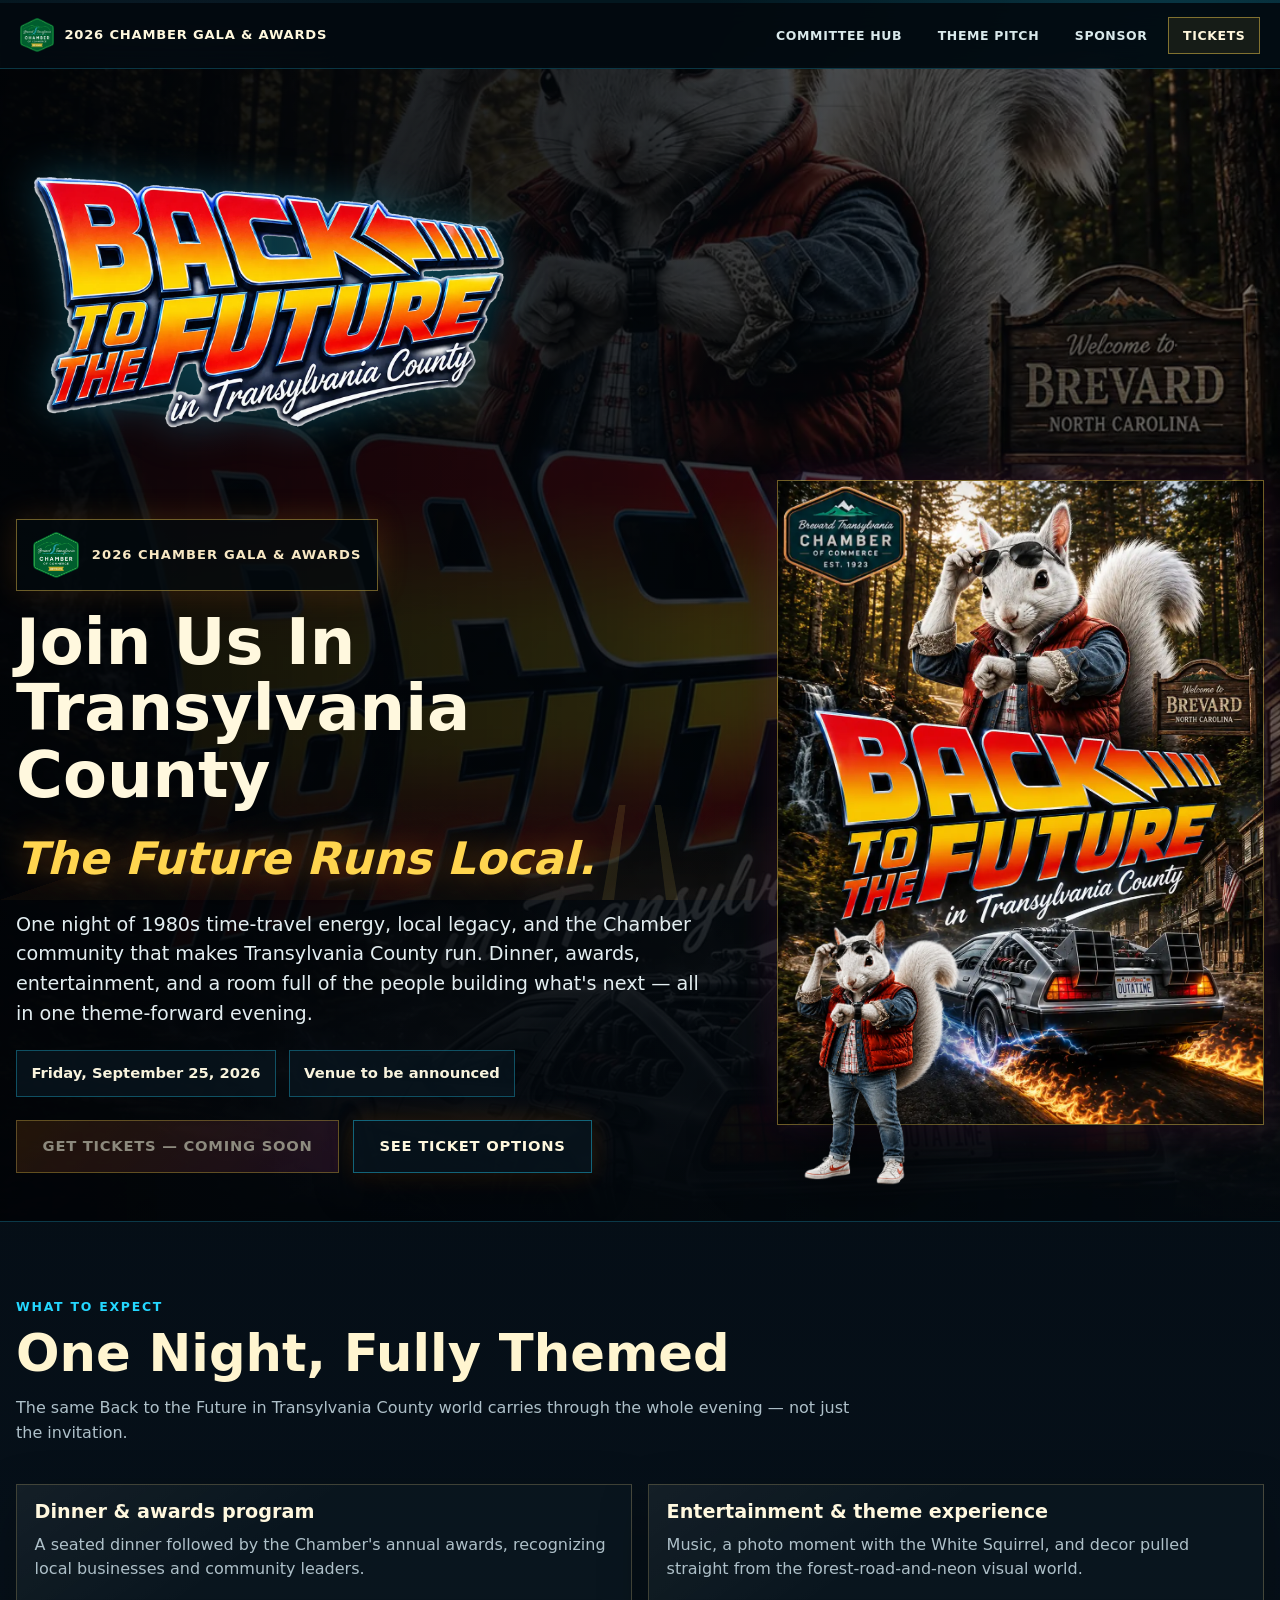
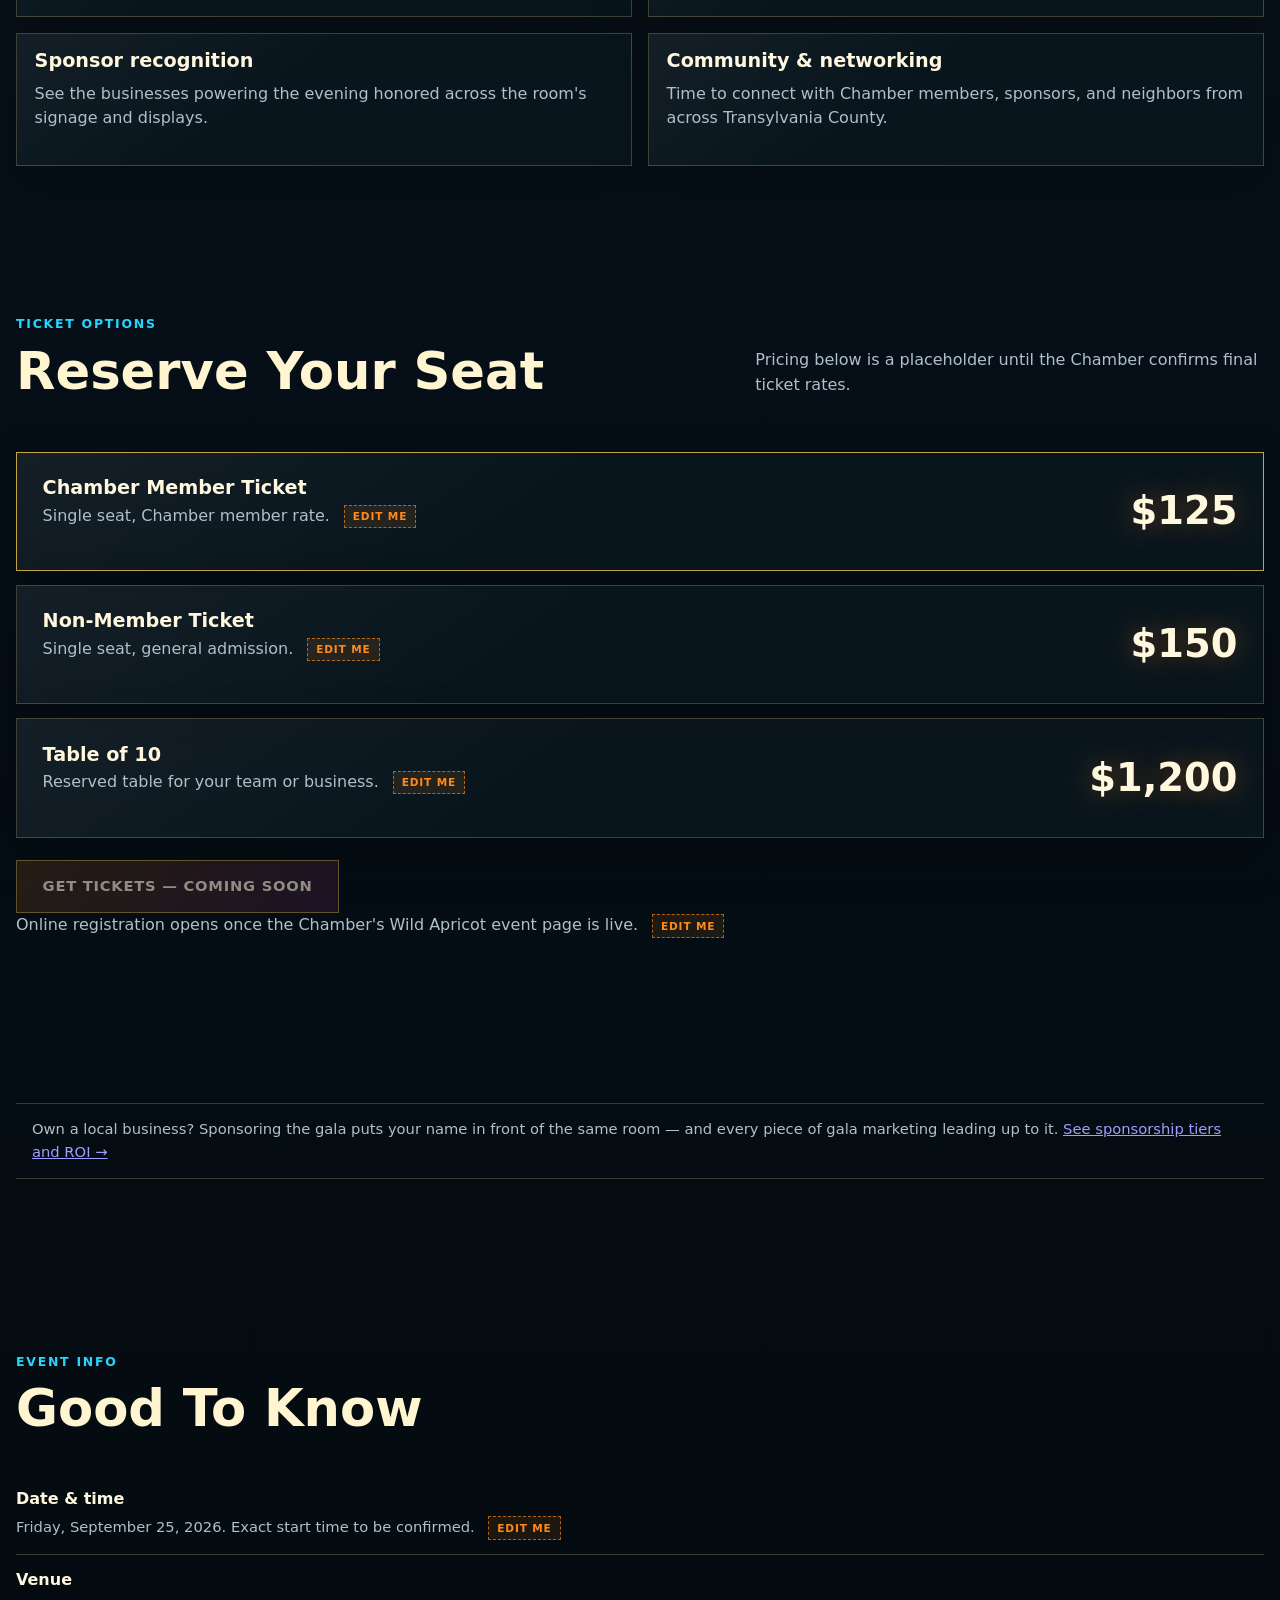
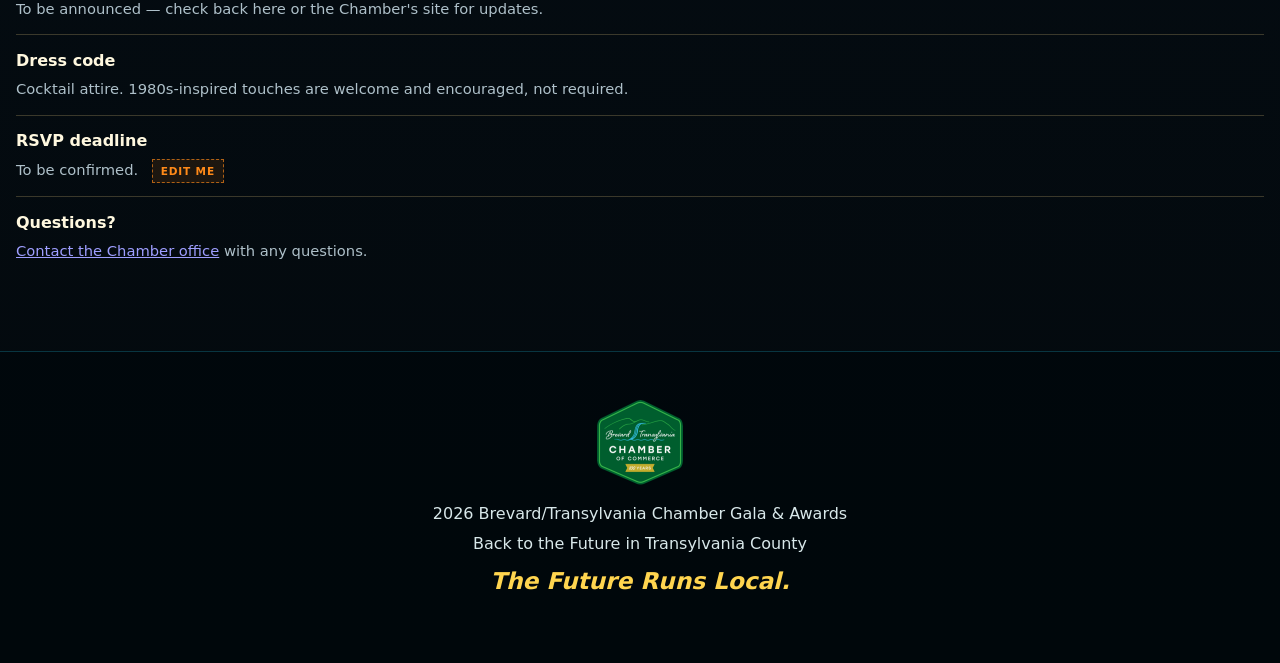
<file: tickets.html>
<!doctype html>
<html lang="en">
  <head>
    <meta charset="utf-8">
    <meta name="viewport" content="width=device-width, initial-scale=1">
    <title>Get Tickets | 2026 Chamber Gala — Back to the Future in Transylvania County</title>
    <meta
      name="description"
      content="Join the Brevard/Transylvania Chamber for the 2026 Gala &amp; Awards: Back to the Future in Transylvania County. Friday, September 25, 2026."
    >
    <link rel="canonical" href="https://chfxpro.github.io/chamber-gala-2026/tickets.html">
    <meta name="theme-color" content="#061019">
    <meta property="og:type" content="website">
    <meta property="og:title" content="Get Tickets — 2026 Chamber Gala">
    <meta property="og:description" content="Back to the Future in Transylvania County — join us Friday, September 25, 2026. The Future Runs Local.">
    <meta property="og:url" content="https://chfxpro.github.io/chamber-gala-2026/tickets.html">
    <meta property="og:image" content="https://chfxpro.github.io/chamber-gala-2026/theme/og_image.jpg">
    <meta name="twitter:card" content="summary_large_image">
    <meta name="twitter:title" content="Get Tickets — 2026 Chamber Gala">
    <meta name="twitter:image" content="https://chfxpro.github.io/chamber-gala-2026/theme/og_image.jpg">
    <link rel="icon" href="elements/favicon.png">
    <link rel="stylesheet" href="styles.css">
    <script src="script.js" defer></script>
  </head>
  <body>
    <div class="page-progress" aria-hidden="true"><span></span></div>
    <header class="public-topbar">
      <a class="public-topbar__brand" href="index.html">
        <img src="elements/chamber_logo_small.png" alt="Brevard Transylvania Chamber of Commerce logo">
        <span>2026 Chamber Gala &amp; Awards</span>
      </a>
      <nav class="public-topbar__links" aria-label="Gala pages">
        <a href="committee.html">Committee Hub</a>
        <a href="index.html">Theme Pitch</a>
        <a href="sponsors.html">Sponsor</a>
        <a href="tickets.html" aria-current="page">Tickets</a>
      </nav>
    </header>

    <header class="hero" id="top">
      <div class="hero__backdrop" aria-hidden="true"></div>
      <div class="hero__content">
        <div class="hero__copy">
          <img
            class="brand-logo"
            src="elements/back_to_the_future_tc.webp"
            alt="Back to the Future in Transylvania County theme logo"
            width="1448"
            height="1086"
          >
          <div class="event-seal">
            <img src="elements/chamber_logo_small.png" alt="Brevard Transylvania Chamber of Commerce logo">
            <span>2026 Chamber Gala &amp; Awards</span>
          </div>
          <h1>Join Us In Transylvania County</h1>
          <p class="tagline">The Future Runs Local.</p>
          <p class="intro">
            One night of 1980s time-travel energy, local legacy, and the Chamber community that
            makes Transylvania County run. Dinner, awards, entertainment, and a room full of the
            people building what's next &mdash; all in one theme-forward evening.
          </p>
          <div class="hero__facts" aria-label="Key event facts">
            <span>Friday, September 25, 2026</span>
            <span>Venue to be announced</span>
          </div>
          <div class="cta-row">
            <button class="cta-button" type="button" disabled data-ticket-link>Get Tickets &mdash; Coming Soon</button>
            <a class="cta-button cta-button--ghost" href="#ticket-options">See Ticket Options</a>
          </div>
        </div>
        <div class="hero__media">
          <button
            class="mockup-trigger hero__poster-trigger"
            type="button"
            data-lightbox-src="theme/btf_trans_main_poster.webp"
            data-lightbox-title="Main Event Poster"
            data-lightbox-caption="Back to the Future in Transylvania County — Friday, September 25, 2026."
            aria-label="Open Main Event Poster full screen"
          >
            <img
              class="hero__poster"
              src="theme/btf_trans_main_poster.webp"
              alt="Main event poster with a White Squirrel host, forest road, Brevard sign, and neon time-travel car"
              width="1122"
              height="1489"
            >
            <span class="mockup-trigger__label">View full mockup</span>
          </button>
          <img
            class="hero__squirrel"
            src="elements/squirrel_narty.webp"
            alt="White Squirrel character wearing sunglasses and a red vest"
            decoding="async"
            width="1254"
            height="1254"
          >
        </div>
      </div>
    </header>

    <main>
      <section class="section" aria-labelledby="what-to-expect">
        <div class="section__header">
          <p class="section__label">What To Expect</p>
          <h2 id="what-to-expect">One Night, Fully Themed</h2>
          <p>
            The same Back to the Future in Transylvania County world carries through the whole
            evening &mdash; not just the invitation.
          </p>
        </div>
        <div class="visual-list">
          <article>
            <h3>Dinner &amp; awards program</h3>
            <p>A seated dinner followed by the Chamber's annual awards, recognizing local businesses and community leaders.</p>
          </article>
          <article>
            <h3>Entertainment &amp; theme experience</h3>
            <p>Music, a photo moment with the White Squirrel, and decor pulled straight from the forest-road-and-neon visual world.</p>
          </article>
          <article>
            <h3>Sponsor recognition</h3>
            <p>See the businesses powering the evening honored across the room's signage and displays.</p>
          </article>
          <article>
            <h3>Community &amp; networking</h3>
            <p>Time to connect with Chamber members, sponsors, and neighbors from across Transylvania County.</p>
          </article>
        </div>
      </section>

      <section class="section" aria-labelledby="ticket-options" id="ticket-options">
        <div class="section__header section__header--split">
          <div>
            <p class="section__label">Ticket Options</p>
            <h2 id="ticket-options-heading">Reserve Your Seat</h2>
          </div>
          <p>Pricing below is a placeholder until the Chamber confirms final ticket rates.</p>
        </div>
        <div class="ticket-grid">
          <article class="ticket-option ticket-option--featured">
            <div>
              <h3>Chamber Member Ticket</h3>
              <p>Single seat, Chamber member rate. <span class="tbd-flag">Edit me</span></p>
            </div>
            <strong>$125</strong>
          </article>
          <article class="ticket-option">
            <div>
              <h3>Non-Member Ticket</h3>
              <p>Single seat, general admission. <span class="tbd-flag">Edit me</span></p>
            </div>
            <strong>$150</strong>
          </article>
          <article class="ticket-option">
            <div>
              <h3>Table of 10</h3>
              <p>Reserved table for your team or business. <span class="tbd-flag">Edit me</span></p>
            </div>
            <strong>$1,200</strong>
          </article>
        </div>
        <div class="cta-row">
          <button class="cta-button" type="button" disabled data-ticket-link>Get Tickets &mdash; Coming Soon</button>
        </div>
        <p>
          Online registration opens once the Chamber's Wild Apricot event page is live.
          <span class="tbd-flag">Edit me</span>
        </p>
      </section>

      <section class="section" aria-labelledby="sponsor-instead">
        <div class="decision-note">
          <p>
            Own a local business? Sponsoring the gala puts your name in front of the same room
            &mdash; and every piece of gala marketing leading up to it.
            <a href="sponsors.html">See sponsorship tiers and ROI &rarr;</a>
          </p>
        </div>
      </section>

      <section class="section" aria-labelledby="event-info">
        <div class="section__header">
          <p class="section__label">Event Info</p>
          <h2 id="event-info">Good To Know</h2>
        </div>
        <ul class="stage-list">
          <li>
            <h4>Date &amp; time</h4>
            <p>Friday, September 25, 2026. Exact start time to be confirmed. <span class="tbd-flag">Edit me</span></p>
          </li>
          <li>
            <h4>Venue</h4>
            <p>To be announced &mdash; check back here or the Chamber's site for updates.</p>
          </li>
          <li>
            <h4>Dress code</h4>
            <p>Cocktail attire. 1980s-inspired touches are welcome and encouraged, not required.</p>
          </li>
          <li>
            <h4>RSVP deadline</h4>
            <p>To be confirmed. <span class="tbd-flag">Edit me</span></p>
          </li>
          <li>
            <h4>Questions?</h4>
            <p><a href="mailto:tamika@brevardncchamber.org">Contact the Chamber office</a> with any questions.</p>
          </li>
        </ul>
      </section>
    </main>

    <footer class="site-footer">
      <img src="elements/chamber_logo_small.png" alt="Brevard Transylvania Chamber of Commerce logo">
      <p>2026 Brevard/Transylvania Chamber Gala &amp; Awards</p>
      <p>Back to the Future in Transylvania County</p>
      <strong>The Future Runs Local.</strong>
    </footer>

    <div class="lightbox" role="dialog" aria-modal="true" aria-labelledby="lightbox-title" hidden>
      <div class="lightbox__backdrop" data-lightbox-close></div>
      <div class="lightbox__panel">
        <div class="lightbox__toolbar">
          <div>
            <p class="section__label">Mockup Preview</p>
            <h2 id="lightbox-title">Mockup Preview</h2>
            <p id="lightbox-caption"></p>
          </div>
          <div class="lightbox__actions">
            <p class="lightbox__counter" aria-live="polite">
              <span data-lightbox-current>1</span> of <span data-lightbox-total>1</span>
            </p>
            <button class="lightbox__close" type="button" data-lightbox-close aria-label="Close mockup preview">Close</button>
          </div>
        </div>
        <div class="lightbox__stage">
          <button class="lightbox__nav lightbox__nav--prev" type="button" data-lightbox-prev aria-label="Previous mockup">Prev</button>
          <img id="lightbox-image" alt="">
          <button class="lightbox__nav lightbox__nav--next" type="button" data-lightbox-next aria-label="Next mockup">Next</button>
        </div>
      </div>
    </div>
  </body>
</html>
</file>
<file: styles.css>
:root {
  color-scheme: dark;
  --ink: #061019;
  --ink-2: #0a1924;
  --panel: rgba(11, 23, 32, 0.84);
  --panel-strong: rgba(14, 30, 42, 0.96);
  --cream: #f8e8c4;
  --paper: #fff4d3;
  --muted: #aec0c9;
  --cyan: #24d7ff;
  --blue: #397dff;
  --orange: #ff8a19;
  --yellow: #ffd54f;
  --red: #ff3f2e;
  --magenta: #ff4fc6;
  --green: #4fc36a;
  --line: rgba(255, 222, 140, 0.22);
  --shadow: 0 24px 80px rgba(0, 0, 0, 0.42);
  --max: 1320px;
  --progress-height: 3px;
  --topbar-height: 4.15rem;
  --combined-nav-offset: 8.5rem;
}

* {
  box-sizing: border-box;
}

html {
  scroll-behavior: smooth;
}

[id] {
  scroll-margin-top: var(--combined-nav-offset);
}

body {
  --scroll-progress: 0%;
  margin: 0;
  background:
    radial-gradient(circle at 14% 10%, rgba(255, 79, 198, 0.16), transparent 28rem),
    radial-gradient(circle at 92% 2%, rgba(36, 215, 255, 0.18), transparent 30rem),
    linear-gradient(180deg, #02070d 0%, var(--ink) 40%, #03090d 100%);
  color: var(--paper);
  font-family: Inter, ui-sans-serif, system-ui, -apple-system, BlinkMacSystemFont, "Segoe UI", sans-serif;
  line-height: 1.55;
}

body.lightbox-open {
  overflow: hidden;
}

body::before {
  position: fixed;
  inset: 0;
  z-index: -2;
  content: "";
  background:
    linear-gradient(rgba(255, 255, 255, 0.025) 1px, transparent 1px),
    linear-gradient(90deg, rgba(255, 255, 255, 0.018) 1px, transparent 1px);
  background-size: 44px 44px;
  mask-image: linear-gradient(to bottom, transparent, #000 10%, #000 82%, transparent);
}

body::after {
  position: fixed;
  inset: auto 0 0;
  z-index: -1;
  height: 42vh;
  content: "";
  background:
    linear-gradient(90deg, transparent 0 47%, rgba(255, 213, 79, 0.22) 47% 48%, transparent 48% 52%, rgba(255, 213, 79, 0.22) 52% 53%, transparent 53% 100%),
    linear-gradient(180deg, transparent, rgba(255, 138, 25, 0.08));
  transform: perspective(420px) rotateX(63deg);
  transform-origin: bottom;
  opacity: 0.48;
  pointer-events: none;
}

img {
  display: block;
  max-width: 100%;
  height: auto;
}

[hidden] {
  display: none !important;
}

button {
  font: inherit;
}

button:focus-visible,
[tabindex]:focus-visible {
  outline: 2px solid var(--cyan);
  outline-offset: 4px;
}

h1,
h2,
h3,
p {
  margin-top: 0;
}

h1,
h2,
h3 {
  letter-spacing: 0;
  line-height: 1.04;
}

h1 {
  max-width: 740px;
  margin-bottom: 1rem;
  color: #fff8de;
  font-size: clamp(2.55rem, 5vw, 4.4rem);
  font-weight: 900;
}

h2 {
  margin-bottom: 1rem;
  color: #fff5d0;
  font-size: clamp(2rem, 4vw, 4.35rem);
  font-weight: 860;
}

h3 {
  margin-bottom: 0.65rem;
  color: #fff8df;
  font-size: 1.2rem;
}

p {
  color: var(--muted);
}

.page-progress {
  position: fixed;
  inset: 0 0 auto;
  z-index: 50;
  height: 3px;
  background: rgba(36, 215, 255, 0.08);
}

.page-progress span {
  display: block;
  width: var(--scroll-progress);
  height: 100%;
  background: linear-gradient(90deg, var(--cyan), var(--yellow), var(--magenta));
  box-shadow: 0 0 18px rgba(36, 215, 255, 0.6);
}

.section-nav {
  position: sticky;
  top: calc(var(--topbar-height) + var(--progress-height));
  z-index: 40;
  display: flex;
  gap: 0.35rem;
  justify-content: center;
  padding: 0.55rem 1rem;
  border-bottom: 1px solid rgba(36, 215, 255, 0.18);
  background: rgba(3, 10, 16, 0.86);
  backdrop-filter: blur(14px);
  overflow-x: auto;
  scrollbar-width: none;
}

.section-nav::-webkit-scrollbar {
  display: none;
}

.section-nav a {
  flex: 0 0 auto;
  min-height: 36px;
  padding: 0.52rem 0.75rem;
  border: 1px solid transparent;
  color: #d9e9eb;
  font-size: 0.74rem;
  font-weight: 860;
  letter-spacing: 0.06em;
  text-decoration: none;
  text-transform: uppercase;
  transition: border-color 180ms ease, color 180ms ease, background 180ms ease;
}

.section-nav a:hover,
.section-nav a:focus-visible,
.section-nav a.is-active {
  border-color: rgba(255, 213, 79, 0.46);
  background: rgba(255, 213, 79, 0.08);
  color: #fff7dc;
}

.hero {
  position: relative;
  min-height: 90svh;
  overflow: hidden;
  border-bottom: 1px solid rgba(36, 215, 255, 0.22);
}

.hero__backdrop {
  position: absolute;
  inset: 0;
  z-index: -1;
  background:
    linear-gradient(90deg, rgba(1, 5, 10, 0.94) 0%, rgba(2, 9, 16, 0.78) 48%, rgba(2, 9, 16, 0.3) 100%),
    linear-gradient(180deg, transparent 60%, #061019 100%),
    url("theme/btf_trans_main_poster.webp") center / cover no-repeat;
  filter: saturate(0.92) brightness(0.72);
}

.hero--committee .hero__backdrop {
  background:
    linear-gradient(90deg, rgba(1, 5, 10, 0.94) 0%, rgba(2, 9, 16, 0.82) 52%, rgba(2, 9, 16, 0.38) 100%),
    linear-gradient(180deg, transparent 58%, #061019 100%),
    url("theme/local_legends_plate_design.webp") center / cover no-repeat;
  filter: saturate(0.9) brightness(0.58);
}

.hero__content {
  display: grid;
  grid-template-columns: minmax(0, 1.03fr) minmax(320px, 0.72fr);
  gap: clamp(2rem, 5vw, 5rem);
  width: min(var(--max), calc(100% - 2rem));
  min-height: 90svh;
  margin: 0 auto;
  padding: clamp(1.6rem, 4vw, 3rem) 0;
  align-items: center;
}

.brand-logo {
  width: min(500px, 92%);
  margin-bottom: clamp(1.1rem, 3vw, 1.9rem);
  filter: drop-shadow(0 0 22px rgba(36, 215, 255, 0.28));
}

.event-seal {
  display: inline-flex;
  align-items: center;
  gap: 0.8rem;
  max-width: 100%;
  margin-bottom: 1.1rem;
  padding: 0.75rem 1rem;
  border: 1px solid rgba(255, 213, 79, 0.42);
  background: rgba(4, 11, 16, 0.68);
  box-shadow: 0 0 32px rgba(255, 138, 25, 0.16);
}

.event-seal img {
  width: 46px;
  height: 46px;
  object-fit: contain;
}

.event-seal span {
  color: var(--cream);
  font-size: 0.82rem;
  font-weight: 800;
  letter-spacing: 0.08em;
  text-transform: uppercase;
}

.tagline {
  margin-bottom: 1rem;
  color: var(--yellow);
  font-size: clamp(1.55rem, 3.5vw, 3rem);
  font-style: italic;
  font-weight: 850;
  text-shadow: 0 0 30px rgba(255, 138, 25, 0.38);
}

.intro {
  max-width: 710px;
  margin-bottom: 1.35rem;
  color: #e3eef1;
  font-size: clamp(1.05rem, 1.5vw, 1.25rem);
}

.hero__facts {
  display: flex;
  flex-wrap: wrap;
  gap: 0.8rem;
}

.hero__facts span,
.plate-points span {
  display: inline-flex;
  align-items: center;
  min-height: 42px;
  padding: 0.7rem 0.9rem;
  border: 1px solid rgba(36, 215, 255, 0.32);
  background: rgba(9, 22, 31, 0.74);
  color: #f8f3dd;
  font-size: 0.92rem;
  font-weight: 750;
}

.hero__media {
  position: relative;
  align-self: end;
  padding-bottom: 3rem;
}

.hero__poster-trigger {
  width: min(430px, 82vw);
  margin-left: auto;
}

.hero__poster {
  width: 100%;
  height: auto;
  aspect-ratio: auto;
  object-fit: contain;
}

.hero__poster,
.mockup-trigger img {
  border: 1px solid rgba(255, 213, 79, 0.42);
  box-shadow: var(--shadow), 0 0 38px rgba(255, 79, 198, 0.16);
}

.hero__squirrel {
  position: absolute;
  right: min(58%, 260px);
  bottom: -0.8rem;
  width: min(270px, 35vw);
  filter: drop-shadow(0 22px 28px rgba(0, 0, 0, 0.55));
}

.section {
  width: min(var(--max), calc(100% - 2rem));
  margin: 0 auto;
  padding: clamp(3rem, 5.8vw, 5.5rem) 0;
}

.section__header {
  max-width: 850px;
  margin-bottom: clamp(1.35rem, 3vw, 2.35rem);
}

.section__header--split {
  display: grid;
  grid-template-columns: minmax(0, 1.15fr) minmax(280px, 0.85fr);
  gap: clamp(1rem, 4vw, 4rem);
  max-width: none;
  align-items: end;
}

.section__label {
  margin-bottom: 0.7rem;
  color: var(--cyan);
  font-size: 0.78rem;
  font-weight: 900;
  letter-spacing: 0.14em;
  text-transform: uppercase;
}

.time-grid {
  display: grid;
  grid-template-columns: repeat(3, 1fr);
  gap: 1rem;
}

.time-card,
.poster-card,
.tier,
.summary-grid article,
.decision-panel,
.visual-list article,
.visual-feature {
  border: 1px solid var(--line);
  background:
    linear-gradient(145deg, rgba(255, 255, 255, 0.045), transparent 42%),
    var(--panel);
  box-shadow: 0 18px 50px rgba(0, 0, 0, 0.26);
}

.time-card,
.tier,
.decision-list article,
.mockup-trigger,
.visual-list article,
.summary-grid article {
  transition:
    transform 180ms ease,
    border-color 180ms ease,
    box-shadow 180ms ease,
    background 180ms ease,
    opacity 500ms ease;
}

.time-card:hover,
.time-card:focus-visible,
.tier:hover,
.tier:focus-visible,
.tier.is-active,
.decision-list article:hover,
.decision-list article:focus-visible,
.visual-list article:hover,
.summary-grid article:hover {
  transform: translateY(-3px);
  border-color: rgba(36, 215, 255, 0.55);
  box-shadow: 0 22px 58px rgba(0, 0, 0, 0.34), 0 0 26px rgba(36, 215, 255, 0.1);
}

.executive-summary {
  padding-top: clamp(2rem, 4vw, 3.6rem);
}

.summary-grid {
  display: grid;
  grid-template-columns: repeat(4, 1fr);
  gap: 1rem;
}

.summary-grid article {
  min-height: 168px;
  padding: clamp(1rem, 2.2vw, 1.35rem);
}

.summary-grid span {
  display: inline-flex;
  width: 2.25rem;
  height: 2.25rem;
  margin-bottom: 1rem;
  align-items: center;
  justify-content: center;
  border: 1px solid rgba(255, 213, 79, 0.52);
  color: var(--yellow);
  font-size: 0.78rem;
  font-weight: 900;
}

.summary-grid article:nth-child(2) span {
  border-color: rgba(36, 215, 255, 0.52);
  color: var(--cyan);
}

.summary-grid article:nth-child(3) span {
  border-color: rgba(255, 79, 198, 0.52);
  color: var(--magenta);
}

.summary-grid article:nth-child(4) span {
  border-color: rgba(79, 195, 106, 0.52);
  color: var(--green);
}

.time-card.is-active {
  border-color: rgba(255, 213, 79, 0.75);
  background:
    linear-gradient(145deg, rgba(255, 213, 79, 0.08), transparent 45%),
    var(--panel);
}

.time-card {
  min-height: 220px;
  padding: clamp(1.1rem, 2.2vw, 1.65rem);
  cursor: pointer;
}

.time-card__marker {
  display: inline-block;
  margin-bottom: 2.15rem;
  color: var(--orange);
  font-size: 0.82rem;
  font-weight: 900;
  letter-spacing: 0.12em;
  text-transform: uppercase;
}

.time-card:nth-child(2) .time-card__marker {
  color: var(--cyan);
}

.time-card:nth-child(3) .time-card__marker {
  color: var(--magenta);
}

.statement {
  margin: 1.4rem 0 0;
  padding: clamp(1rem, 2.4vw, 1.55rem);
  border-block: 1px solid rgba(255, 213, 79, 0.5);
  color: #fff7dc;
  font-size: clamp(1.45rem, 3vw, 2.45rem);
  font-weight: 850;
  text-align: center;
}

.visual-layout {
  display: grid;
  grid-template-columns: minmax(0, 1fr) minmax(280px, 0.42fr);
  gap: 1.2rem;
  align-items: stretch;
}

.visual-list {
  display: grid;
  grid-template-columns: repeat(2, 1fr);
  gap: 1rem;
}

.visual-list article {
  padding: 1.1rem;
}

.visual-feature {
  display: flex;
  min-height: 100%;
  padding: 1.4rem;
  flex-direction: column;
  justify-content: flex-end;
  overflow: hidden;
  background:
    radial-gradient(circle at 70% 10%, rgba(255, 138, 25, 0.18), transparent 18rem),
    linear-gradient(180deg, rgba(36, 215, 255, 0.08), rgba(255, 79, 198, 0.08)),
    var(--panel);
}

.visual-feature img {
  width: min(330px, 100%);
  margin: 0 auto 1.4rem;
}

.visual-feature span {
  display: block;
  margin-bottom: 0.45rem;
  color: var(--yellow);
  font-size: 0.78rem;
  font-weight: 900;
  letter-spacing: 0.12em;
  text-transform: uppercase;
}

.visual-feature strong {
  display: block;
  color: #fff8de;
  font-size: 1.35rem;
  line-height: 1.15;
}

.poster-grid {
  display: grid;
  grid-template-columns: repeat(12, 1fr);
  gap: 1.1rem;
  align-items: start;
}

.poster-card {
  grid-column: span 4;
  overflow: hidden;
}

.poster-card--large {
  grid-column: span 4;
}

.poster-card--wide {
  grid-column: span 12;
  width: min(100%, 1060px);
  justify-self: center;
}

.mockup-trigger {
  position: relative;
  display: block;
  width: 100%;
  padding: 0;
  border: 0;
  background: transparent;
  color: inherit;
  cursor: zoom-in;
  text-align: left;
}

.poster-card .mockup-trigger img {
  width: 100%;
  height: auto;
  object-fit: contain;
  border-bottom: 1px solid rgba(255, 213, 79, 0.28);
}

.mockup-trigger:hover,
.mockup-trigger:focus-visible {
  transform: translateY(-4px) scale(1.01);
}

.mockup-trigger__label {
  position: absolute;
  right: 0.8rem;
  bottom: 0.8rem;
  padding: 0.42rem 0.6rem;
  border: 1px solid rgba(36, 215, 255, 0.5);
  background: rgba(2, 9, 14, 0.84);
  color: #fff6d7;
  font-size: 0.74rem;
  font-weight: 850;
  letter-spacing: 0.08em;
  opacity: 0;
  text-transform: uppercase;
  transform: translateY(6px);
  transition: opacity 180ms ease, transform 180ms ease;
}

.mockup-trigger:hover .mockup-trigger__label,
.mockup-trigger:focus-visible .mockup-trigger__label {
  opacity: 1;
  transform: translateY(0);
}

.poster-card--large img {
  height: auto;
}

.poster-card--wide img {
  height: auto;
}

.poster-card__copy {
  padding: 1rem 1.1rem 1.15rem;
}

.tier-ladder {
  display: grid;
  gap: 0.85rem;
}

.tier {
  display: grid;
  grid-template-columns: minmax(0, 1fr) auto;
  gap: 1rem;
  align-items: center;
  padding: clamp(1rem, 2.5vw, 1.6rem);
  cursor: pointer;
}

.tier--one {
  min-height: 132px;
  border-color: rgba(255, 213, 79, 0.75);
}

.tier--two {
  width: 94%;
  border-color: rgba(36, 215, 255, 0.6);
}

.tier--three {
  width: 88%;
  border-color: rgba(255, 63, 46, 0.58);
}

.tier--four {
  width: 82%;
  border-color: rgba(79, 195, 106, 0.5);
}

.tier--five {
  width: 76%;
  border-color: rgba(255, 79, 198, 0.52);
}

.tier__rank {
  display: inline-flex;
  width: 2rem;
  height: 2rem;
  margin-bottom: 0.8rem;
  align-items: center;
  justify-content: center;
  border: 1px solid currentColor;
  color: var(--yellow);
  font-weight: 900;
}

.tier strong {
  color: #fff8de;
  font-size: clamp(1.65rem, 3.8vw, 4rem);
  line-height: 1;
  text-align: right;
  text-shadow: 0 0 28px rgba(255, 138, 25, 0.36);
}

.tier__detail {
  display: grid;
  gap: 0.45rem;
  max-width: 760px;
  max-height: 0;
  overflow: hidden;
  opacity: 0;
  transform: translateY(-4px);
  transition:
    max-height 220ms ease,
    opacity 180ms ease,
    transform 180ms ease,
    margin-top 180ms ease;
}

.tier__detail span {
  display: block;
  color: #f6eacb;
  font-size: 0.92rem;
  font-weight: 720;
}

.tier.is-active .tier__detail,
.tier:hover .tier__detail,
.tier:focus-visible .tier__detail {
  max-height: 120px;
  margin-top: 0.9rem;
  opacity: 1;
  transform: translateY(0);
}

.plate-section {
  width: 100%;
  max-width: none;
  padding-inline: 1rem;
  background:
    linear-gradient(90deg, rgba(255, 213, 79, 0.11), transparent 38%, rgba(36, 215, 255, 0.09)),
    rgba(1, 8, 12, 0.5);
  border-block: 1px solid rgba(255, 213, 79, 0.22);
}

.plate-layout {
  display: grid;
  grid-template-columns: minmax(320px, 0.72fr) minmax(0, 1fr);
  gap: clamp(1.25rem, 3vw, 3rem);
  width: min(var(--max), 100%);
  margin: 0 auto;
  align-items: center;
}

.plate-copy > p:not(.section__label) {
  font-size: 1.08rem;
}

.plate-points {
  display: flex;
  flex-wrap: wrap;
  gap: 0.65rem;
  margin: 1.6rem 0;
}

.priority-list {
  display: grid;
  gap: 0.55rem;
  margin: 0;
  padding-left: 1.35rem;
  color: #fff1cf;
  font-weight: 760;
}

.priority-list li::marker {
  color: var(--yellow);
  font-weight: 900;
}

.plate-media {
  margin: 0;
}

.plate-media img {
  width: 100%;
  height: auto;
  aspect-ratio: auto;
  object-fit: contain;
  border: 1px solid rgba(255, 213, 79, 0.48);
  box-shadow: var(--shadow), 0 0 42px rgba(36, 215, 255, 0.13);
}

.plate-media figcaption {
  margin-top: 0.85rem;
  color: var(--cream);
  font-weight: 720;
}

.stage-columns {
  display: grid;
  grid-template-columns: repeat(2, 1fr);
  gap: clamp(1.5rem, 4vw, 3rem);
}

.stage-column + .stage-column {
  padding-left: clamp(1.5rem, 4vw, 3rem);
  border-left: 1px solid var(--line);
}

.stage-column__title {
  margin-bottom: 0.85rem;
  color: var(--cyan);
  font-size: 0.78rem;
  font-weight: 900;
  letter-spacing: 0.14em;
  text-transform: uppercase;
}

.stage-list {
  display: grid;
  margin: 0;
  padding: 0;
  list-style: none;
}

.stage-list li {
  padding: 0.85rem 0;
  border-bottom: 1px solid var(--line);
}

.stage-list li:last-child {
  border-bottom: 0;
}

.stage-list h4 {
  margin: 0 0 0.3rem;
  color: #fff8df;
  font-size: 1rem;
  font-weight: 800;
}

.stage-list p {
  margin: 0;
  font-size: 0.92rem;
}

.principle-list {
  display: grid;
  max-width: 760px;
  margin: 0;
  padding: 0;
  gap: 0.15rem;
  list-style: none;
}

.principle-list li {
  position: relative;
  padding: 0.6rem 0 0.6rem 1.75rem;
  border-bottom: 1px solid var(--line);
  color: #f6eacb;
  font-weight: 720;
  font-size: 0.98rem;
}

.principle-list li:last-child {
  border-bottom: 0;
}

.principle-list li::before {
  content: "\2713";
  position: absolute;
  left: 0;
  color: var(--yellow);
  font-weight: 900;
}

.decision-section {
  padding-top: 2rem;
}

.decision-panel {
  padding: clamp(1.3rem, 3vw, 2rem);
  border-color: rgba(255, 213, 79, 0.44);
  background:
    radial-gradient(circle at 80% 0%, rgba(255, 79, 198, 0.16), transparent 20rem),
    radial-gradient(circle at 8% 0%, rgba(255, 138, 25, 0.14), transparent 22rem),
    var(--panel-strong);
}

.decision-panel__header {
  display: flex;
  gap: 1rem;
  margin-bottom: 1.5rem;
  align-items: center;
}

.decision-panel__header img {
  width: 76px;
  height: 76px;
  object-fit: contain;
}

.decision-panel__header h2 {
  margin-bottom: 0;
}

.decision-progress {
  margin: 0.55rem 0 0;
  color: #f4e8c4;
  font-size: 0.95rem;
  font-weight: 760;
}

.decision-progress strong {
  color: var(--yellow);
  font-size: 1.25rem;
}

.decision-note {
  margin-bottom: 1.5rem;
  padding: 0.9rem 1rem;
  border-block: 1px solid var(--line);
  color: var(--muted);
  font-size: 0.92rem;
}

.decision-note p {
  margin: 0;
}

.tier-hint {
  margin-bottom: 1rem;
  color: var(--muted);
  font-size: 0.85rem;
}

.decision-list {
  display: grid;
  gap: 1.75rem;
}

.decision-group__title {
  margin-bottom: 0.85rem;
  color: var(--cyan);
  font-size: 0.78rem;
  font-weight: 900;
  letter-spacing: 0.14em;
  text-transform: uppercase;
}

.decision-group__grid {
  display: grid;
  grid-template-columns: repeat(2, 1fr);
  gap: 0.8rem;
}

.decision-group__grid article:only-child {
  grid-column: 1 / -1;
}

.decision-list article {
  display: grid;
  grid-template-columns: auto 1fr;
  gap: 0.7rem;
  min-height: 84px;
  padding: 1rem;
  align-items: start;
  border: 1px solid rgba(36, 215, 255, 0.24);
  background: rgba(0, 0, 0, 0.18);
  color: #fff4d2;
  font-weight: 720;
  cursor: pointer;
}

.decision-list span {
  width: 1.05rem;
  height: 1.05rem;
  margin-top: 0.22rem;
  border: 2px solid var(--cyan);
  box-shadow: inset 0 0 0 3px rgba(0, 0, 0, 0.45), 0 0 16px rgba(36, 215, 255, 0.28);
}

.decision-list article.is-checked {
  border-color: rgba(255, 213, 79, 0.55);
  background: rgba(255, 213, 79, 0.08);
  color: #fff8de;
}

.decision-list article.is-checked span {
  background:
    linear-gradient(135deg, transparent 0 42%, var(--yellow) 42% 58%, transparent 58%),
    linear-gradient(45deg, transparent 0 50%, var(--yellow) 50% 66%, transparent 66%);
  border-color: var(--yellow);
}

.lightbox[hidden] {
  display: none;
}

.lightbox {
  position: fixed;
  inset: 0;
  z-index: 100;
  display: grid;
  place-items: center;
  padding: 1rem;
}

.lightbox__backdrop {
  position: absolute;
  inset: 0;
  background:
    radial-gradient(circle at 20% 0%, rgba(255, 79, 198, 0.2), transparent 34rem),
    radial-gradient(circle at 88% 8%, rgba(36, 215, 255, 0.18), transparent 34rem),
    rgba(0, 0, 0, 0.88);
  backdrop-filter: blur(10px);
}

.lightbox__panel {
  position: relative;
  display: grid;
  grid-template-rows: auto minmax(0, 1fr);
  gap: 1rem;
  width: min(100%, 1320px);
  max-height: calc(100svh - 2rem);
  padding: clamp(0.8rem, 2vw, 1.25rem);
  border: 1px solid rgba(255, 213, 79, 0.38);
  background:
    linear-gradient(145deg, rgba(255, 255, 255, 0.055), transparent 44%),
    rgba(3, 10, 16, 0.96);
  box-shadow: 0 30px 90px rgba(0, 0, 0, 0.62), 0 0 44px rgba(36, 215, 255, 0.12);
}

.lightbox__toolbar {
  display: grid;
  grid-template-columns: minmax(0, 1fr) auto;
  gap: 1rem;
  align-items: start;
}

.lightbox__toolbar h2 {
  margin-bottom: 0.3rem;
  font-size: clamp(1.5rem, 3vw, 2.45rem);
}

.lightbox__toolbar p {
  margin-bottom: 0;
}

.lightbox__actions {
  display: grid;
  gap: 0.55rem;
  justify-items: end;
}

.lightbox__counter {
  color: var(--cream);
  font-size: 0.82rem;
  font-weight: 850;
  letter-spacing: 0.08em;
  text-transform: uppercase;
}

.lightbox__close,
.lightbox__nav {
  min-height: 42px;
  padding: 0.65rem 0.85rem;
  border: 1px solid rgba(36, 215, 255, 0.38);
  background: rgba(10, 24, 33, 0.86);
  color: #fff8de;
  cursor: pointer;
  font-size: 0.78rem;
  font-weight: 850;
  letter-spacing: 0.08em;
  text-transform: uppercase;
  transition: transform 180ms ease, border-color 180ms ease, background 180ms ease;
}

.lightbox__close:hover,
.lightbox__nav:hover,
.lightbox__close:focus-visible,
.lightbox__nav:focus-visible {
  transform: translateY(-2px);
  border-color: var(--yellow);
  background: rgba(255, 138, 25, 0.16);
}

.lightbox__stage {
  position: relative;
  display: grid;
  grid-template-columns: auto minmax(0, 1fr) auto;
  gap: 0.75rem;
  min-height: 0;
  align-items: center;
}

.lightbox__stage img {
  width: 100%;
  max-height: calc(100svh - 11rem);
  object-fit: contain;
}

.lightbox__nav {
  align-self: center;
  writing-mode: vertical-rl;
}

.lightbox__nav--prev {
  transform: rotate(180deg);
}

.lightbox__nav--prev:hover,
.lightbox__nav--prev:focus-visible {
  transform: rotate(180deg) translateY(2px);
}

.reveal {
  opacity: 0;
  transform: translateY(14px);
}

.reveal.is-visible {
  opacity: 1;
  transform: translateY(0);
}

.site-footer {
  display: grid;
  gap: 0.35rem;
  justify-items: center;
  padding: 3rem 1rem 4rem;
  border-top: 1px solid rgba(36, 215, 255, 0.22);
  background: rgba(1, 8, 12, 0.72);
  text-align: center;
}

.site-footer img {
  width: 86px;
  margin-bottom: 0.7rem;
}

.site-footer p {
  margin-bottom: 0;
  color: #d8e8ea;
}

.site-footer strong {
  color: var(--yellow);
  font-size: 1.45rem;
  font-style: italic;
}

@media (max-width: 1020px) {
  .hero__content,
  .section__header--split,
  .visual-layout,
  .plate-layout {
    grid-template-columns: 1fr;
  }

  .hero__media {
    align-self: center;
    justify-self: center;
    padding-bottom: 1rem;
  }

  .hero__poster {
    margin: 0 auto;
  }

  .hero__squirrel {
    right: auto;
    left: -2rem;
    width: min(220px, 36vw);
  }

  .time-grid,
  .summary-grid {
    grid-template-columns: repeat(2, 1fr);
  }

  .poster-card,
  .poster-card--large {
    grid-column: span 6;
  }

  .poster-card--wide {
    grid-column: span 12;
  }
}

@media (max-width: 720px) {
  h1 {
    font-size: clamp(2.45rem, 15vw, 4rem);
  }

  .hero {
    min-height: auto;
  }

  .hero__content {
    min-height: auto;
    padding-top: 2rem;
  }

  .section-nav {
    top: calc(var(--topbar-height) + var(--progress-height));
    justify-content: flex-start;
    padding-inline: 0.75rem;
    mask-image: linear-gradient(90deg, #000 88%, transparent);
  }

  .brand-logo {
    width: 100%;
  }

  .event-seal {
    align-items: flex-start;
  }

  .hero__facts,
  .plate-points {
    display: grid;
  }

  .hero__squirrel {
    display: none;
  }

  .time-grid,
  .visual-list,
  .summary-grid,
  .decision-group__grid,
  .tier {
    grid-template-columns: 1fr;
  }

  .stage-columns {
    grid-template-columns: 1fr;
    gap: 1.75rem;
  }

  .stage-column + .stage-column {
    padding-left: 0;
    padding-top: 1.5rem;
    border-left: 0;
    border-top: 1px solid var(--line);
  }

  .poster-grid {
    grid-template-columns: 1fr;
  }

  .poster-card,
  .poster-card--large,
  .poster-card--wide {
    grid-column: auto;
  }

  .poster-card img,
  .poster-card--large img,
  .poster-card--wide img {
    height: auto;
    max-height: none;
    object-fit: contain;
  }

  .tier,
  .tier--two,
  .tier--three,
  .tier--four,
  .tier--five {
    width: 100%;
  }

  .tier strong {
    text-align: left;
  }

  .decision-panel__header {
    align-items: flex-start;
  }

  .lightbox__toolbar {
    grid-template-columns: 1fr;
  }

  .lightbox__actions {
    justify-items: start;
  }

  .lightbox__stage {
    grid-template-columns: 1fr 1fr;
  }

  .lightbox__stage img {
    grid-column: 1 / -1;
    max-height: calc(100svh - 17rem);
  }

  .lightbox__nav {
    display: inline-flex;
    justify-content: center;
    align-items: center;
    writing-mode: horizontal-tb;
  }

  .lightbox__nav--prev,
  .lightbox__nav--prev:hover,
  .lightbox__nav--prev:focus-visible {
    transform: none;
  }

  .lightbox__nav:hover,
  .lightbox__nav:focus-visible {
    transform: translateY(-2px);
  }
}

@media (prefers-reduced-motion: reduce) {
  *,
  *::before,
  *::after {
    animation-duration: 0.001ms !important;
    animation-iteration-count: 1 !important;
    scroll-behavior: auto !important;
    transition-duration: 0.001ms !important;
  }

  .reveal {
    opacity: 1;
    transform: none;
  }
}

@media print {
  .reveal {
    opacity: 1 !important;
    transform: none !important;
  }

  .page-progress,
  .section-nav {
    display: none;
  }
}

/* ---------------------------------------------------------------- */
/* Public pages (sponsors.html, tickets.html) — shared components   */
/* ---------------------------------------------------------------- */

.public-topbar {
  position: sticky;
  top: 3px;
  z-index: 45;
  display: flex;
  flex-wrap: wrap;
  gap: 1rem;
  align-items: center;
  justify-content: space-between;
  padding: 0.85rem 1.25rem;
  border-bottom: 1px solid rgba(36, 215, 255, 0.22);
  background: rgba(3, 10, 16, 0.9);
  backdrop-filter: blur(14px);
}

.public-topbar__brand {
  display: inline-flex;
  align-items: center;
  gap: 0.65rem;
  color: #fff8de;
  text-decoration: none;
}

.public-topbar__brand img {
  width: 34px;
  height: 34px;
  object-fit: contain;
}

.public-topbar__brand span {
  font-size: 0.82rem;
  font-weight: 800;
  letter-spacing: 0.06em;
  text-transform: uppercase;
}

.public-topbar__links {
  display: flex;
  flex-wrap: wrap;
  gap: 0.4rem;
}

.public-topbar__links a {
  padding: 0.5rem 0.85rem;
  border: 1px solid transparent;
  color: #d9e9eb;
  font-size: 0.78rem;
  font-weight: 850;
  letter-spacing: 0.05em;
  text-decoration: none;
  text-transform: uppercase;
  transition: border-color 180ms ease, color 180ms ease, background 180ms ease;
}

.public-topbar__links a:hover,
.public-topbar__links a:focus-visible,
.public-topbar__links a[aria-current="page"] {
  border-color: rgba(255, 213, 79, 0.46);
  background: rgba(255, 213, 79, 0.08);
  color: #fff7dc;
}

.cta-button {
  display: inline-flex;
  align-items: center;
  gap: 0.5rem;
  min-height: 48px;
  padding: 0.9rem 1.6rem;
  border: 1px solid rgba(255, 213, 79, 0.6);
  background: linear-gradient(135deg, rgba(255, 138, 25, 0.24), rgba(255, 79, 198, 0.18));
  color: #fff8de;
  font-size: 0.92rem;
  font-weight: 900;
  letter-spacing: 0.05em;
  text-decoration: none;
  text-transform: uppercase;
  cursor: pointer;
  box-shadow: 0 18px 40px rgba(0, 0, 0, 0.32), 0 0 26px rgba(255, 138, 25, 0.18);
  transition: transform 180ms ease, border-color 180ms ease, box-shadow 180ms ease;
}

.cta-button:hover,
.cta-button:focus-visible {
  transform: translateY(-3px);
  border-color: var(--yellow);
  box-shadow: 0 22px 50px rgba(0, 0, 0, 0.4), 0 0 34px rgba(255, 138, 25, 0.3);
}

.cta-button--ghost {
  background: rgba(9, 22, 31, 0.74);
  border-color: rgba(36, 215, 255, 0.42);
}

.cta-button--ghost:hover,
.cta-button--ghost:focus-visible {
  border-color: var(--cyan);
  box-shadow: 0 22px 50px rgba(0, 0, 0, 0.4), 0 0 34px rgba(36, 215, 255, 0.24);
}

.cta-button:disabled {
  cursor: not-allowed;
  opacity: 0.55;
  box-shadow: none;
  transform: none;
}

.cta-row {
  display: flex;
  flex-wrap: wrap;
  gap: 0.85rem;
  margin-top: 1.4rem;
}

.tbd-flag {
  display: inline-flex;
  align-items: center;
  margin-left: 0.55rem;
  padding: 0.16rem 0.5rem;
  border: 1px dashed rgba(255, 138, 25, 0.65);
  background: rgba(255, 138, 25, 0.1);
  color: var(--orange);
  font-size: 0.66rem;
  font-weight: 900;
  letter-spacing: 0.08em;
  text-transform: uppercase;
  white-space: nowrap;
  vertical-align: middle;
}

.hero--sponsors .hero__backdrop {
  background:
    linear-gradient(90deg, rgba(1, 5, 10, 0.94) 0%, rgba(2, 9, 16, 0.78) 48%, rgba(2, 9, 16, 0.3) 100%),
    linear-gradient(180deg, transparent 60%, #061019 100%),
    url("theme/btf_transsponsorship_availability_poster.webp") center / cover no-repeat;
  filter: saturate(0.92) brightness(0.72);
}

.sponsor-form-layout {
  display: grid;
  grid-template-columns: minmax(0, 1.35fr) minmax(280px, 0.8fr);
  gap: clamp(1.25rem, 3vw, 3rem);
  align-items: start;
}

.sponsor-form {
  display: grid;
  gap: 1.15rem;
  padding: clamp(1.25rem, 3vw, 2rem);
  border: 1px solid var(--line);
  background:
    linear-gradient(145deg, rgba(255, 255, 255, 0.045), transparent 42%),
    var(--panel);
  box-shadow: 0 18px 50px rgba(0, 0, 0, 0.26);
}

.form-row {
  display: grid;
  grid-template-columns: repeat(2, 1fr);
  gap: 1rem;
}

.form-field {
  display: grid;
  gap: 0.4rem;
}

.form-field label {
  color: var(--cream);
  font-size: 0.85rem;
  font-weight: 800;
}

.form-field input,
.form-field textarea {
  padding: 0.75rem 0.85rem;
  border: 1px solid rgba(36, 215, 255, 0.32);
  background: rgba(4, 11, 16, 0.7);
  color: #fff8de;
  font: inherit;
  font-size: 0.95rem;
}

.form-field textarea {
  min-height: 110px;
  resize: vertical;
}

.form-field input:focus-visible,
.form-field textarea:focus-visible {
  outline: 2px solid var(--cyan);
  outline-offset: 2px;
  border-color: var(--cyan);
}

.form-field--legend {
  color: var(--cream);
  font-size: 0.85rem;
  font-weight: 800;
}

.tier-select-grid {
  display: grid;
  grid-template-columns: repeat(2, 1fr);
  gap: 0.7rem;
}

.tier-select {
  position: relative;
  display: grid;
  grid-template-columns: auto 1fr;
  gap: 0.7rem;
  min-height: 64px;
  padding: 0.85rem;
  align-items: center;
  border: 1px solid rgba(36, 215, 255, 0.24);
  background: rgba(0, 0, 0, 0.18);
  color: #fff4d2;
  font-weight: 720;
  cursor: pointer;
  transition: border-color 180ms ease, background 180ms ease, color 180ms ease;
}

.tier-select__input {
  position: absolute;
  width: 1px;
  height: 1px;
  margin: -1px;
  padding: 0;
  overflow: hidden;
  clip: rect(0, 0, 0, 0);
  white-space: nowrap;
  border: 0;
}

.tier-select__box {
  width: 1.05rem;
  height: 1.05rem;
  border: 2px solid var(--cyan);
  box-shadow: inset 0 0 0 3px rgba(0, 0, 0, 0.45), 0 0 16px rgba(36, 215, 255, 0.28);
}

.tier-select__input:checked ~ .tier-select__box {
  background:
    linear-gradient(135deg, transparent 0 42%, var(--yellow) 42% 58%, transparent 58%),
    linear-gradient(45deg, transparent 0 50%, var(--yellow) 50% 66%, transparent 66%);
  border-color: var(--yellow);
}

.tier-select__input:focus-visible ~ .tier-select__box {
  outline: 2px solid var(--cyan);
  outline-offset: 3px;
}

.tier-select:has(.tier-select__input:checked) {
  border-color: rgba(255, 213, 79, 0.55);
  background: rgba(255, 213, 79, 0.08);
  color: #fff8de;
}

.form-actions {
  display: flex;
  flex-wrap: wrap;
  align-items: center;
  gap: 1rem;
}

.form-status {
  padding: 0.85rem 1rem;
  border: 1px solid var(--line);
  font-size: 0.9rem;
  font-weight: 720;
}

.form-status.is-pending {
  border-color: rgba(36, 215, 255, 0.4);
  color: var(--cyan);
}

.form-status.is-success {
  border-color: rgba(79, 195, 106, 0.5);
  background: rgba(79, 195, 106, 0.08);
  color: #d8f5df;
}

.form-status.is-error {
  border-color: rgba(255, 63, 46, 0.5);
  background: rgba(255, 63, 46, 0.08);
  color: #ffd9d3;
}

.contact-card {
  display: grid;
  gap: 0.9rem;
  padding: clamp(1.1rem, 2.5vw, 1.6rem);
  border: 1px solid var(--line);
  background:
    linear-gradient(145deg, rgba(255, 255, 255, 0.045), transparent 42%),
    var(--panel);
  box-shadow: 0 18px 50px rgba(0, 0, 0, 0.26);
}

.contact-card h3 {
  margin-bottom: 0;
}

.contact-card__person {
  display: grid;
  gap: 0.15rem;
}

.contact-card__person strong {
  color: #fff8de;
  font-size: 1.05rem;
}

.contact-card__person span {
  color: var(--muted);
  font-size: 0.88rem;
}

.contact-card a.cta-button {
  justify-content: center;
}

.ticket-grid {
  display: grid;
  gap: 0.85rem;
}

.ticket-option {
  display: grid;
  grid-template-columns: minmax(0, 1fr) auto;
  gap: 1rem;
  align-items: center;
  padding: clamp(1rem, 2.5vw, 1.6rem);
  border: 1px solid var(--line);
  background:
    linear-gradient(145deg, rgba(255, 255, 255, 0.045), transparent 42%),
    var(--panel);
  box-shadow: 0 18px 50px rgba(0, 0, 0, 0.26);
}

.ticket-option--featured {
  border-color: rgba(255, 213, 79, 0.75);
}

.ticket-option h3 {
  margin-bottom: 0.35rem;
}

.ticket-option strong {
  color: #fff8de;
  font-size: clamp(1.5rem, 3vw, 2.6rem);
  line-height: 1;
  text-align: right;
  text-shadow: 0 0 28px rgba(255, 138, 25, 0.36);
}

.hub-brief {
  display: grid;
  gap: 1.25rem;
  align-self: center;
  padding: clamp(1.25rem, 3vw, 2rem);
  border: 1px solid rgba(36, 215, 255, 0.32);
  background:
    linear-gradient(145deg, rgba(36, 215, 255, 0.14), transparent 42%),
    linear-gradient(315deg, rgba(255, 138, 25, 0.1), transparent 48%),
    rgba(5, 14, 22, 0.88);
  box-shadow: var(--shadow);
}

.hub-brief__header {
  display: grid;
  gap: 0.45rem;
}

.hub-brief__header span,
.resource-item__meta span,
.resource-toolbar span {
  color: var(--cyan);
  font-size: 0.74rem;
  font-weight: 860;
  letter-spacing: 0.08em;
  text-transform: uppercase;
}

.hub-brief__header strong {
  color: #fff8de;
  font-size: clamp(1.55rem, 3vw, 2.4rem);
  line-height: 1.05;
}

.hub-status-list,
.timeline-list {
  display: grid;
  gap: 0.8rem;
  margin: 0;
  padding: 0;
  list-style: none;
}

.hub-status-list li {
  display: grid;
  grid-template-columns: auto minmax(0, 1fr);
  gap: 0.65rem;
  align-items: start;
  color: #dcebf0;
  font-weight: 700;
}

.hub-status-list li span {
  width: 0.72rem;
  height: 0.72rem;
  margin-top: 0.43rem;
  border-radius: 999px;
  background: var(--yellow);
  box-shadow: 0 0 18px rgba(255, 213, 79, 0.55);
}

.hub-metrics {
  display: grid;
  grid-template-columns: repeat(3, minmax(0, 1fr));
  gap: 0.55rem;
}

.hub-metrics div {
  min-height: 78px;
  padding: 0.8rem;
  border: 1px solid rgba(36, 215, 255, 0.2);
  background: rgba(36, 215, 255, 0.06);
}

.hub-metrics strong {
  display: block;
  color: var(--yellow);
  font-size: clamp(1.65rem, 3vw, 2.25rem);
  line-height: 1;
}

.hub-metrics span {
  display: block;
  margin-top: 0.35rem;
  color: var(--muted);
  font-size: 0.78rem;
  font-weight: 820;
  letter-spacing: 0.06em;
  text-transform: uppercase;
}

.hub-card-grid {
  display: grid;
  grid-template-columns: repeat(4, minmax(0, 1fr));
  gap: 0.85rem;
}

.hub-card,
.resource-item,
.asset-tile {
  border: 1px solid var(--line);
  background:
    linear-gradient(145deg, rgba(255, 255, 255, 0.045), transparent 42%),
    var(--panel);
  box-shadow: 0 18px 50px rgba(0, 0, 0, 0.26);
}

.hub-card {
  display: grid;
  gap: 0.75rem;
  align-content: start;
  padding: clamp(1rem, 2.5vw, 1.35rem);
}

.hub-card--priority {
  border-color: rgba(255, 213, 79, 0.68);
  background:
    linear-gradient(145deg, rgba(255, 213, 79, 0.12), transparent 42%),
    var(--panel-strong);
}

.hub-card span {
  color: var(--yellow);
  font-size: 0.8rem;
  font-weight: 900;
}

.hub-card h3,
.resource-item h3 {
  margin-bottom: 0;
}

.hub-card p,
.resource-item p {
  margin-bottom: 0;
}

.hub-card a {
  align-self: end;
  color: var(--cyan);
  font-weight: 850;
  text-decoration: none;
}

.hub-card a:hover,
.hub-card a:focus-visible {
  color: #fff8de;
}

.resource-toolbar {
  display: flex;
  flex-wrap: wrap;
  gap: 0.75rem 1rem;
  align-items: center;
  justify-content: space-between;
  margin-bottom: 1rem;
  padding: 0.85rem 1rem;
  border: 1px solid rgba(36, 215, 255, 0.24);
  background: rgba(3, 10, 16, 0.58);
}

.resource-toolbar > div {
  display: flex;
  flex-wrap: wrap;
  gap: 0.6rem 1rem;
  align-items: center;
}

.resource-toolbar strong {
  color: #fff8de;
}

.resource-toolbar code {
  color: var(--yellow);
  font-size: 0.86rem;
}

.resource-filters {
  justify-content: flex-end;
}

.resource-filters button {
  min-height: 36px;
  padding: 0.45rem 0.62rem;
  border: 1px solid rgba(36, 215, 255, 0.24);
  background: rgba(36, 215, 255, 0.06);
  color: #dcebf0;
  cursor: pointer;
  font-size: 0.72rem;
  font-weight: 860;
  letter-spacing: 0.06em;
  text-transform: uppercase;
  transition: border-color 180ms ease, background 180ms ease, color 180ms ease;
}

.resource-filters button:hover,
.resource-filters button:focus-visible,
.resource-filters button.is-active {
  border-color: rgba(255, 213, 79, 0.58);
  background: rgba(255, 213, 79, 0.1);
  color: #fff8de;
}

.resource-list {
  display: grid;
  gap: 0.85rem;
}

.resource-item {
  display: grid;
  grid-template-columns: minmax(0, 1fr) auto;
  gap: 1rem;
  align-items: center;
  padding: clamp(1rem, 2.5vw, 1.5rem);
}

.resource-item--featured {
  position: relative;
  overflow: hidden;
  border-color: rgba(255, 213, 79, 0.74);
  background:
    radial-gradient(circle at 94% 12%, rgba(36, 215, 255, 0.18), transparent 16rem),
    linear-gradient(145deg, rgba(255, 213, 79, 0.14), rgba(255, 79, 198, 0.06) 44%, transparent),
    var(--panel-strong);
  box-shadow: var(--shadow), 0 0 38px rgba(255, 213, 79, 0.12);
}

.resource-item--featured::before {
  position: absolute;
  inset: 0 auto 0 0;
  width: 4px;
  content: "";
  background: linear-gradient(180deg, var(--yellow), var(--cyan), var(--magenta));
}

.resource-item--featured h3 {
  font-size: clamp(1.35rem, 2.5vw, 2rem);
}

.resource-item--featured .resource-item__meta span {
  border-color: rgba(255, 213, 79, 0.42);
  background: rgba(255, 213, 79, 0.09);
  color: #fff4cf;
}

.resource-item__main {
  display: grid;
  gap: 0.6rem;
}

.resource-item__meta {
  display: flex;
  flex-wrap: wrap;
  gap: 0.45rem;
}

.resource-item__meta span {
  padding: 0.32rem 0.5rem;
  border: 1px solid rgba(36, 215, 255, 0.24);
  background: rgba(36, 215, 255, 0.07);
}

.resource-item__decision {
  color: #f7e3aa;
  font-weight: 760;
}

.quote-preview {
  display: grid;
  grid-template-columns: minmax(240px, 0.48fr) minmax(0, 1fr);
  gap: 1rem;
  margin-top: 1rem;
  padding: clamp(1rem, 2.5vw, 1.35rem);
  border: 1px solid rgba(255, 213, 79, 0.42);
  background:
    linear-gradient(145deg, rgba(255, 213, 79, 0.12), transparent 38%),
    rgba(5, 14, 22, 0.9);
  box-shadow: var(--shadow);
}

.quote-preview__copy {
  display: grid;
  gap: 0.75rem;
  align-content: start;
}

.quote-preview__copy h3,
.quote-preview__copy p {
  margin-bottom: 0;
}

.quote-preview iframe {
  width: 100%;
  min-height: 620px;
  border: 1px solid rgba(255, 222, 140, 0.24);
  background: #ffffff;
}

.vendor-table {
  display: grid;
  overflow: hidden;
  border: 1px solid var(--line);
  background: var(--panel);
  box-shadow: 0 18px 50px rgba(0, 0, 0, 0.26);
}

.vendor-row {
  display: grid;
  grid-template-columns: minmax(130px, 0.7fr) minmax(130px, 0.65fr) minmax(0, 1.65fr);
}

.vendor-row + .vendor-row {
  border-top: 1px solid rgba(255, 222, 140, 0.16);
}

.vendor-row span {
  padding: 0.95rem 1rem;
  color: var(--muted);
}

.vendor-row span + span {
  border-left: 1px solid rgba(255, 222, 140, 0.16);
}

.vendor-row--head {
  background: rgba(255, 213, 79, 0.08);
}

.vendor-row--head span {
  color: #fff8de;
  font-size: 0.76rem;
  font-weight: 900;
  letter-spacing: 0.08em;
  text-transform: uppercase;
}

.timeline-list {
  counter-reset: timeline;
  position: relative;
}

.timeline-list li {
  counter-increment: timeline;
  display: grid;
  grid-template-columns: auto minmax(0, 1fr);
  gap: 0.8rem 1rem;
  align-items: start;
  padding: 1rem;
  border: 1px solid var(--line);
  background: rgba(10, 25, 36, 0.72);
}

.timeline-list li::before {
  content: counter(timeline, decimal-leading-zero);
  display: grid;
  width: 2.35rem;
  height: 2.35rem;
  place-items: center;
  border: 1px solid rgba(255, 213, 79, 0.5);
  color: var(--yellow);
  font-size: 0.8rem;
  font-weight: 900;
}

.timeline-list strong {
  display: block;
  color: #fff8de;
  font-size: 1.08rem;
}

.timeline-list span {
  color: var(--muted);
}

.asset-grid {
  display: grid;
  grid-template-columns: repeat(4, minmax(0, 1fr));
  gap: 0.85rem;
}

.asset-tile {
  display: grid;
  gap: 0.75rem;
  align-content: start;
  padding: 0.75rem;
  color: #fff8de;
  font-weight: 850;
  text-decoration: none;
  transition: border-color 180ms ease, transform 180ms ease;
}

.asset-tile:hover,
.asset-tile:focus-visible {
  border-color: rgba(36, 215, 255, 0.58);
  transform: translateY(-2px);
}

.asset-tile img {
  width: 100%;
  aspect-ratio: 4 / 5;
  object-fit: cover;
  border: 1px solid rgba(255, 222, 140, 0.18);
}

.asset-tile--wide img {
  aspect-ratio: 16 / 10;
}

@media (max-width: 1020px) {
  .sponsor-form-layout {
    grid-template-columns: 1fr;
  }

  .hub-card-grid,
  .asset-grid {
    grid-template-columns: repeat(2, minmax(0, 1fr));
  }
}

@media (max-width: 720px) {
  :root {
    --topbar-height: 8.25rem;
    --combined-nav-offset: 12.5rem;
  }

  [id] {
    scroll-margin-top: var(--combined-nav-offset);
  }

  .public-topbar {
    height: var(--topbar-height);
    overflow: hidden;
    justify-content: center;
    text-align: center;
  }

  .public-topbar__brand {
    max-width: 100%;
  }

  .public-topbar__brand span {
    white-space: nowrap;
  }

  .public-topbar__links {
    flex-wrap: nowrap;
    justify-content: flex-start;
    width: min(100%, 28rem);
    overflow-x: auto;
    padding-bottom: 0.15rem;
    scrollbar-width: none;
  }

  .public-topbar__links::-webkit-scrollbar {
    display: none;
  }

  .public-topbar__links a {
    flex: 0 0 auto;
  }

  .form-row,
  .tier-select-grid {
    grid-template-columns: 1fr;
  }

  .ticket-option {
    grid-template-columns: 1fr;
  }

  .ticket-option strong {
    text-align: left;
  }

  .hub-card-grid,
  .quote-preview,
  .resource-item,
  .asset-grid,
  .vendor-row {
    grid-template-columns: 1fr;
  }

  .hub-metrics {
    grid-template-columns: 1fr;
  }

  .resource-item .cta-button {
    justify-content: center;
  }

  .quote-preview iframe {
    min-height: 520px;
  }

  .vendor-row span + span {
    border-left: 0;
    border-top: 1px solid rgba(255, 222, 140, 0.12);
  }

  .vendor-row--head {
    display: none;
  }
}
</file>
